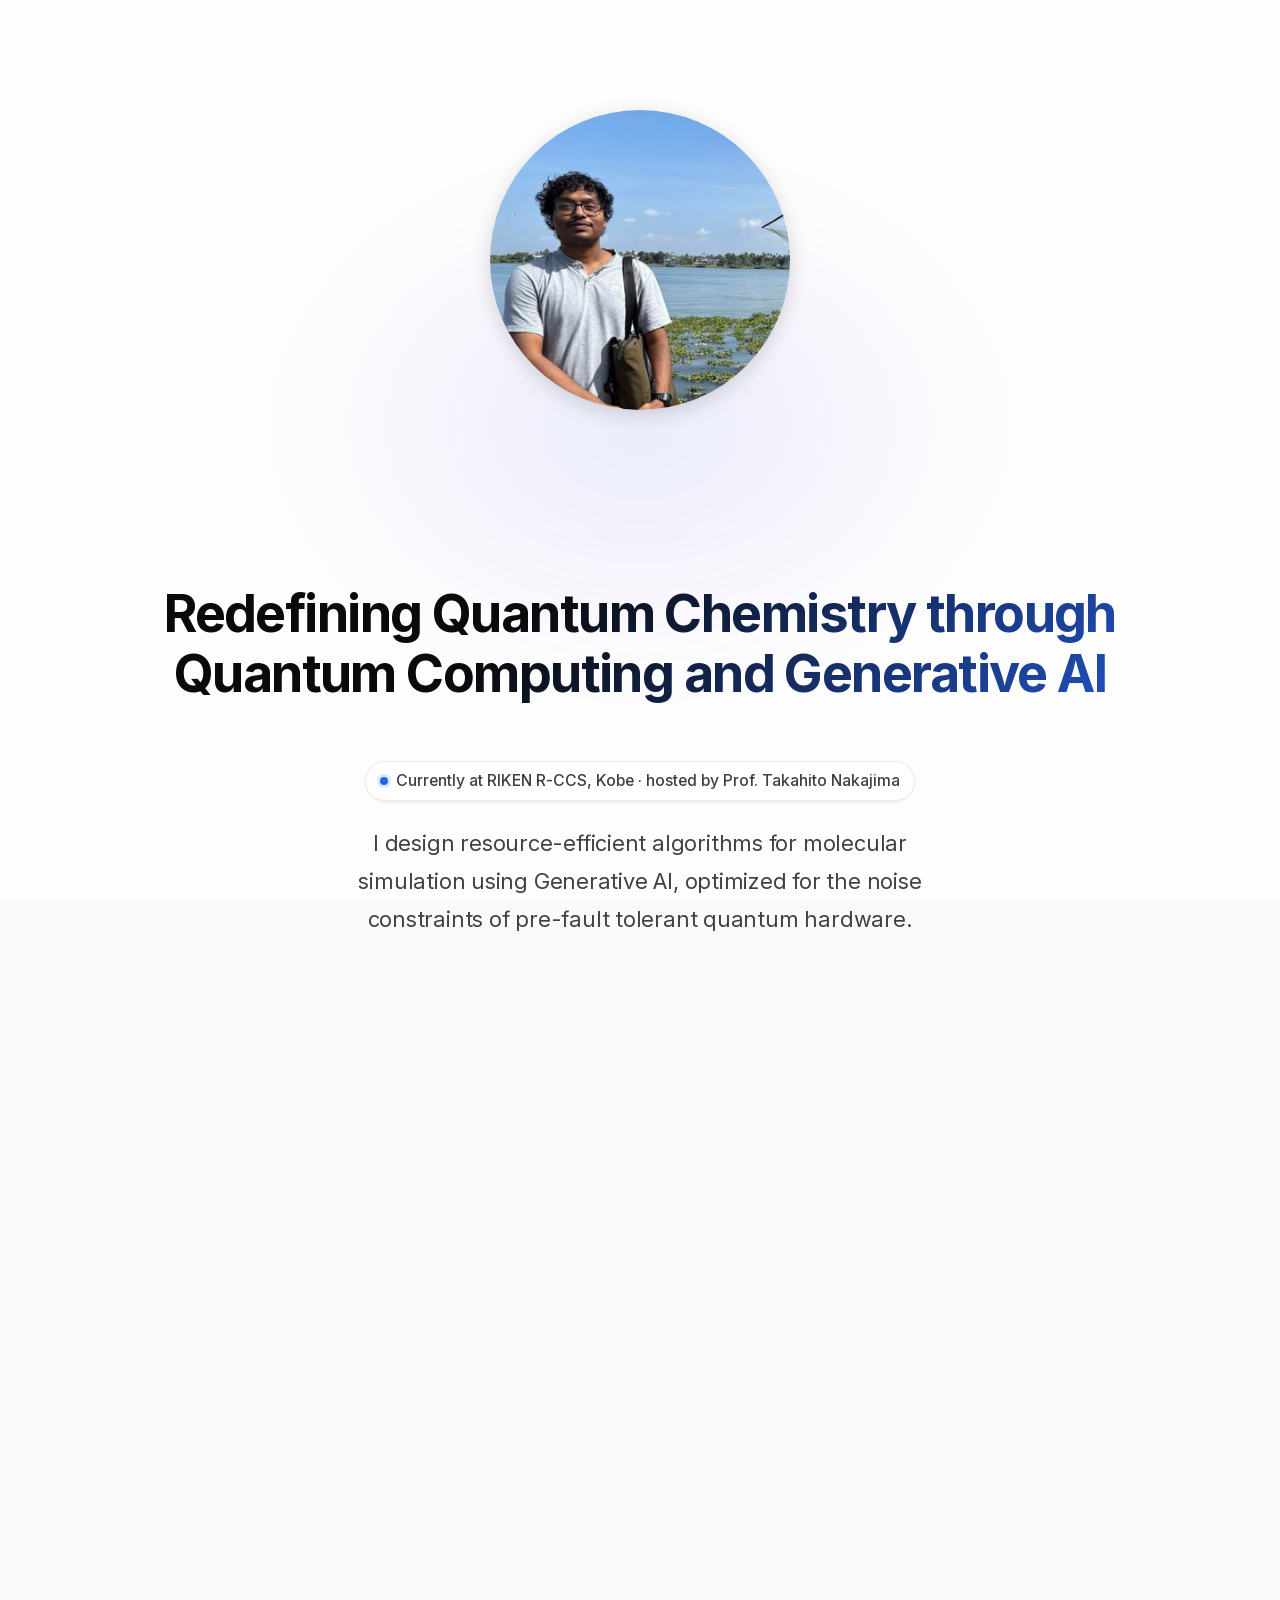
<file: index.html>
<!DOCTYPE html>
<html lang="en">
<head>
  <meta charset="UTF-8">
  <meta name="viewport" content="width=device-width, initial-scale=1.0, viewport-fit=cover">
  <meta name="referrer" content="strict-origin-when-cross-origin">
  <meta http-equiv="Content-Security-Policy" content="default-src 'self'; script-src 'self'; style-src 'self'; font-src 'self'; img-src 'self' data:; connect-src 'self'; object-src 'none'; frame-src 'none'; base-uri 'self'; form-action 'self'; upgrade-insecure-requests;">
  <meta name="description" content="PhD researcher at IIT Bombay, currently an exchange researcher at RIKEN R-CCS, Japan, building resource-efficient quantum algorithms for molecular simulation using Generative AI and NISQ hardware.">
  <meta name="author" content="Sonaldeep Halder">

  <!-- Open Graph / Social sharing -->
  <meta property="og:type" content="website">
  <meta property="og:site_name" content="Sonaldeep Halder">
  <meta property="og:title" content="Sonaldeep Halder | Research Scholar">
  <meta property="og:description" content="PhD researcher at IIT Bombay, currently an exchange researcher at RIKEN R-CCS, Japan, building resource-efficient quantum algorithms for molecular simulation using Generative AI and NISQ hardware.">
  <meta property="og:url" content="https://sonaldeephalder.github.io/">
  <meta property="og:image" content="https://sonaldeephalder.github.io/assets/og-image.jpg">
  <meta property="og:image:alt" content="Sonaldeep Halder">
  <meta property="og:image:width" content="1200">
  <meta property="og:image:height" content="1117">

  <!-- Twitter Card -->
  <meta name="twitter:card" content="summary_large_image">
  <meta name="twitter:title" content="Sonaldeep Halder | Research Scholar">
  <meta name="twitter:description" content="PhD researcher at IIT Bombay, currently an exchange researcher at RIKEN R-CCS, Japan, building resource-efficient quantum algorithms for molecular simulation using Generative AI and NISQ hardware.">
  <meta name="twitter:image" content="https://sonaldeephalder.github.io/assets/og-image.jpg">

  <link rel="canonical" href="https://sonaldeephalder.github.io/">
  <title>Sonaldeep Halder | Research Scholar</title>
  <link rel="icon" href="assets/favicon.svg" type="image/svg+xml">
  <link rel="apple-touch-icon" href="assets/apple-touch-icon.png">
  <meta name="theme-color" content="#fafafa">
  <link rel="preload" href="fonts/inter-normal-latin.woff2" as="font" type="font/woff2" crossorigin>
  <link rel="stylesheet" href="css/fonts.css">
  <link rel="stylesheet" href="css/shared.css">
  <link rel="stylesheet" href="css/home.css">
  <link rel="stylesheet" href="css/mobile.css">
  <script type="application/ld+json">
  {
    "@context": "https://schema.org",
    "@type": "Person",
    "name": "Sonaldeep Halder",
    "jobTitle": "PhD Research Scholar",
    "description": "PhD researcher at IIT Bombay, currently an exchange researcher at RIKEN R-CCS, Japan, building resource-efficient quantum algorithms for molecular simulation using Generative AI and NISQ hardware.",
    "affiliation": [
      {
        "@type": "Organization",
        "name": "Indian Institute of Technology Bombay",
        "url": "https://www.iitb.ac.in"
      },
      {
        "@type": "Organization",
        "name": "RIKEN Center for Computational Science",
        "url": "https://www.r-ccs.riken.jp/en/"
      }
    ],
    "url": "https://sonaldeephalder.github.io",
    "sameAs": [
      "https://scholar.google.com/citations?user=0h1FrCQAAAAJ&hl=en",
      "https://orcid.org/0000-0001-6548-2512",
      "https://www.researchgate.net/scientific-contributions/Sonaldeep-Halder-2229029853"
    ],
    "alumniOf": [
      {
        "@type": "CollegeOrUniversity",
        "name": "University of Calcutta"
      }
    ],
    "knowsAbout": ["Quantum Computing", "Quantum Chemistry", "Generative Machine Learning", "Variational Quantum Algorithms", "NISQ Hardware"]
  }
  </script>
</head>
<body>
<a href="#main-content" class="skip-link">Skip to main content</a>

<canvas id="bokeh-canvas" aria-hidden="true"></canvas>

<header class="fixed-header">
  <div class="header-inner">
    <div class="identity-group">
      <div id="photo-wrapper" class="photo-wrapper">
        <img src="assets/profile-600.jpg" srcset="assets/profile-100.jpg 100w, assets/profile-160.jpg 160w, assets/profile-336.jpg 336w, assets/profile-600.jpg 600w" sizes="(max-width: 768px) 112px, 300px" alt="Sonaldeep Halder" class="profile-img" width="300" height="300">
      </div>

      <div class="text-identity" id="identity-text">
        <span class="name">Sonaldeep Halder</span>
        <span class="separator">|</span>
        <span class="role">PhD Research Scholar</span>
      </div>
    </div>

    <nav class="nav-links" aria-label="Main navigation">
      <a href="index.html">Home</a>
      <a href="research.html">Research</a>
      <a href="publications.html">Publications</a>
      <a href="cv.html">CV</a>
      <a href="contact.html">Contact</a>
    </nav>
    <button class="hamburger" id="hamburger-btn" aria-label="Open navigation" aria-expanded="false">
      <span></span>
      <span></span>
      <span></span>
    </button>
  </div>
</header>

<!-- MOBILE HERO — visible only on mobile (≤ 768px), replaces scroll animation -->
<div class="mobile-hero" id="mobile-hero" aria-label="Profile introduction">
  <div class="mobile-profile-photo">
    <img src="assets/profile-336.jpg" srcset="assets/profile-100.jpg 100w, assets/profile-160.jpg 160w, assets/profile-336.jpg 336w, assets/profile-600.jpg 600w" sizes="(max-width: 768px) 112px, 300px" alt="Sonaldeep Halder" class="mobile-profile-img" width="110" height="110">
  </div>
  <div class="mobile-hero-content">
    <h1 class="mobile-hero-name">Sonaldeep Halder</h1>
    <p class="mobile-hero-role">PhD Research Scholar</p>
    <p class="mobile-hero-affil">IIT Bombay &middot; Department of Chemistry</p>
    <p class="mobile-hero-affil">Exchange Researcher &middot; RIKEN R-CCS, Japan</p>
    <div class="mobile-divider"></div>
    <p class="mobile-hero-desc">Designing resource-efficient quantum algorithms for molecular simulation using Generative AI and NISQ hardware.</p>
    <div class="mobile-hero-tags">
      <span class="tag">Quantum Computing</span>
      <span class="tag">Generative AI</span>
      <span class="tag">NISQ</span>
      <span class="tag">Quantum Chemistry</span>
    </div>
    <div class="mobile-hero-cta">
      <a href="research.html" class="btn">My Research</a>
      <a href="contact.html" class="btn secondary">Get in Touch</a>
    </div>
  </div>
</div>

<section class="hero-section">
  <div class="hero-spacer"></div>
  <div class="hero-text-container">
    <h1 class="sticky-hero">Redefining Quantum Chemistry through<br>Quantum Computing and Generative AI</h1>

    <p class="hero-status"><span class="hero-status-dot" aria-hidden="true"></span>Currently at RIKEN R-CCS, Kobe &middot; hosted by Prof. Takahito Nakajima</p>

    <p class="hero-subtext">
      I design resource-efficient algorithms for molecular simulation using Generative AI, optimized for the noise constraints of pre-fault tolerant quantum hardware.
    </p>
  </div>
</section>

<main class="content-area" id="main-content">

  <section id="papers" class="content-section reveal">
    <h2 class="sticky-title">Selected Publications</h2>
    <div class="centered-container">

      <div class="card feature-card">
        <span class="badge badge-lead">First author</span><span class="badge badge-preprint">Preprint</span>
        <h3>Quantum Wavefunction Augmentation via Variational Autoencoders (Q-WAVE)</h3>
        <p class="meta">arXiv:2609.07972, 2026</p>
        <p>A &beta;-annealed variational autoencoder, seeded with IBM Heron hardware samples and CISD determinants, learns the wavefunction&rsquo;s structure and expands the sample-based quantum diagonalization subspace beyond what the hardware measured. Reaches sub-millihartree accuracy against full CI and scales to a 60-qubit Cr<sub>2</sub> stress test.</p>
        <div class="buttons pub-actions">
          <a href="research.html" class="btn">About Q-WAVE</a>
          <a href="https://arxiv.org/abs/2609.07972" class="btn secondary" target="_blank" rel="noopener noreferrer">arXiv</a>
        </div>
      </div>

      <div class="card">
        <h3>Accelerated quantum-centric supercomputing through perturbation-theoretic measures and generative machine learning</h3>
        <p class="meta">Quantum Science and Technology, 2026</p>
        <p>PIGen-SQD: generative machine learning combined with physics-informed configuration screening to reconstruct accurate molecular states from noisy quantum hardware samples.</p>
      </div>

      <div class="card">
        <h3>Construction of Chemistry-Inspired Dynamic Ansatz Utilizing Generative Machine Learning</h3>
        <p class="meta">The Journal of Physical Chemistry A, 2025</p>
        <p>Integrating optimized generative machine learning models to construct dynamic, chemistry-inspired ansatzes for efficient quantum simulations.</p>
      </div>

      <div class="card">
        <h3>Machine learning assisted construction of a shallow depth dynamic ansatz for noisy quantum hardware</h3>
        <p class="meta">Chemical Science, 2024</p>
        <p>Developing a resource-efficient framework utilizing perturbative measures and generative AI to construct shallow-depth quantum circuits optimized for Noisy Intermediate-Scale Quantum (NISQ) devices.</p>
      </div>

      <div class="buttons">
        <a href="publications.html" class="btn">View All Publications</a>
      </div>

    </div>
  </section>

  <section id="accolades" class="content-section reveal">
    <h2 class="sticky-title">Accolades & Conferences</h2>
    <div class="centered-container">
      <ul class="clean-list">
        <li><strong>Best Poster Award:</strong> Recent Advances in Chemistry: Theoretical and Computational Aspects, Meghalaya, 2022.</li>
        <li><strong>Speaker:</strong> Winter School on Quantum Computing, IISER Kolkata, 2022</li>
        <li><strong>Attendee:</strong> IBM Quantum Developers Day, Bangalore, 2025</li>
        <li><strong>Fellowship:</strong> CSIR Junior Research Fellowship, Council of Scientific &amp; Industrial Research</li>
      </ul>
    </div>
  </section>

  <section id="education" class="content-section reveal">
    <h2 class="sticky-title">Education</h2>
    <div class="centered-container">

      <div class="item">
        <h3>Ph.D. in Chemistry</h3>
        <p>Indian Institute of Technology Bombay | 2021 - Present</p>
        <p>Research Scholar</p>
      </div>

      <div class="item">
        <h3>M.Sc. in Physical Chemistry</h3>
        <p>University of Calcutta | 2018 - 2020</p>
      </div>

      <div class="item">
        <h3>B.Sc. in Chemistry (Honours)</h3>
        <p>University of Calcutta | 2015 - 2018</p>
      </div>

    </div>
  </section>

  <section id="contact" class="content-section dark-bg reveal">
    <h2 class="sticky-title white-text">Contact</h2>
    <div class="centered-container">
      <p>I am available for collaborations.</p>
      <div class="buttons">
        <a href="mailto:shdeepback031@gmail.com" class="btn primary">Email Me</a>
      </div>
      <div class="copyright">
        <p>&copy; 2026 Sonaldeep Halder. All rights reserved.</p>
      </div>
    </div>
  </section>

</main>

<script src="js/shared.js"></script>
</body>
</html>
</file>
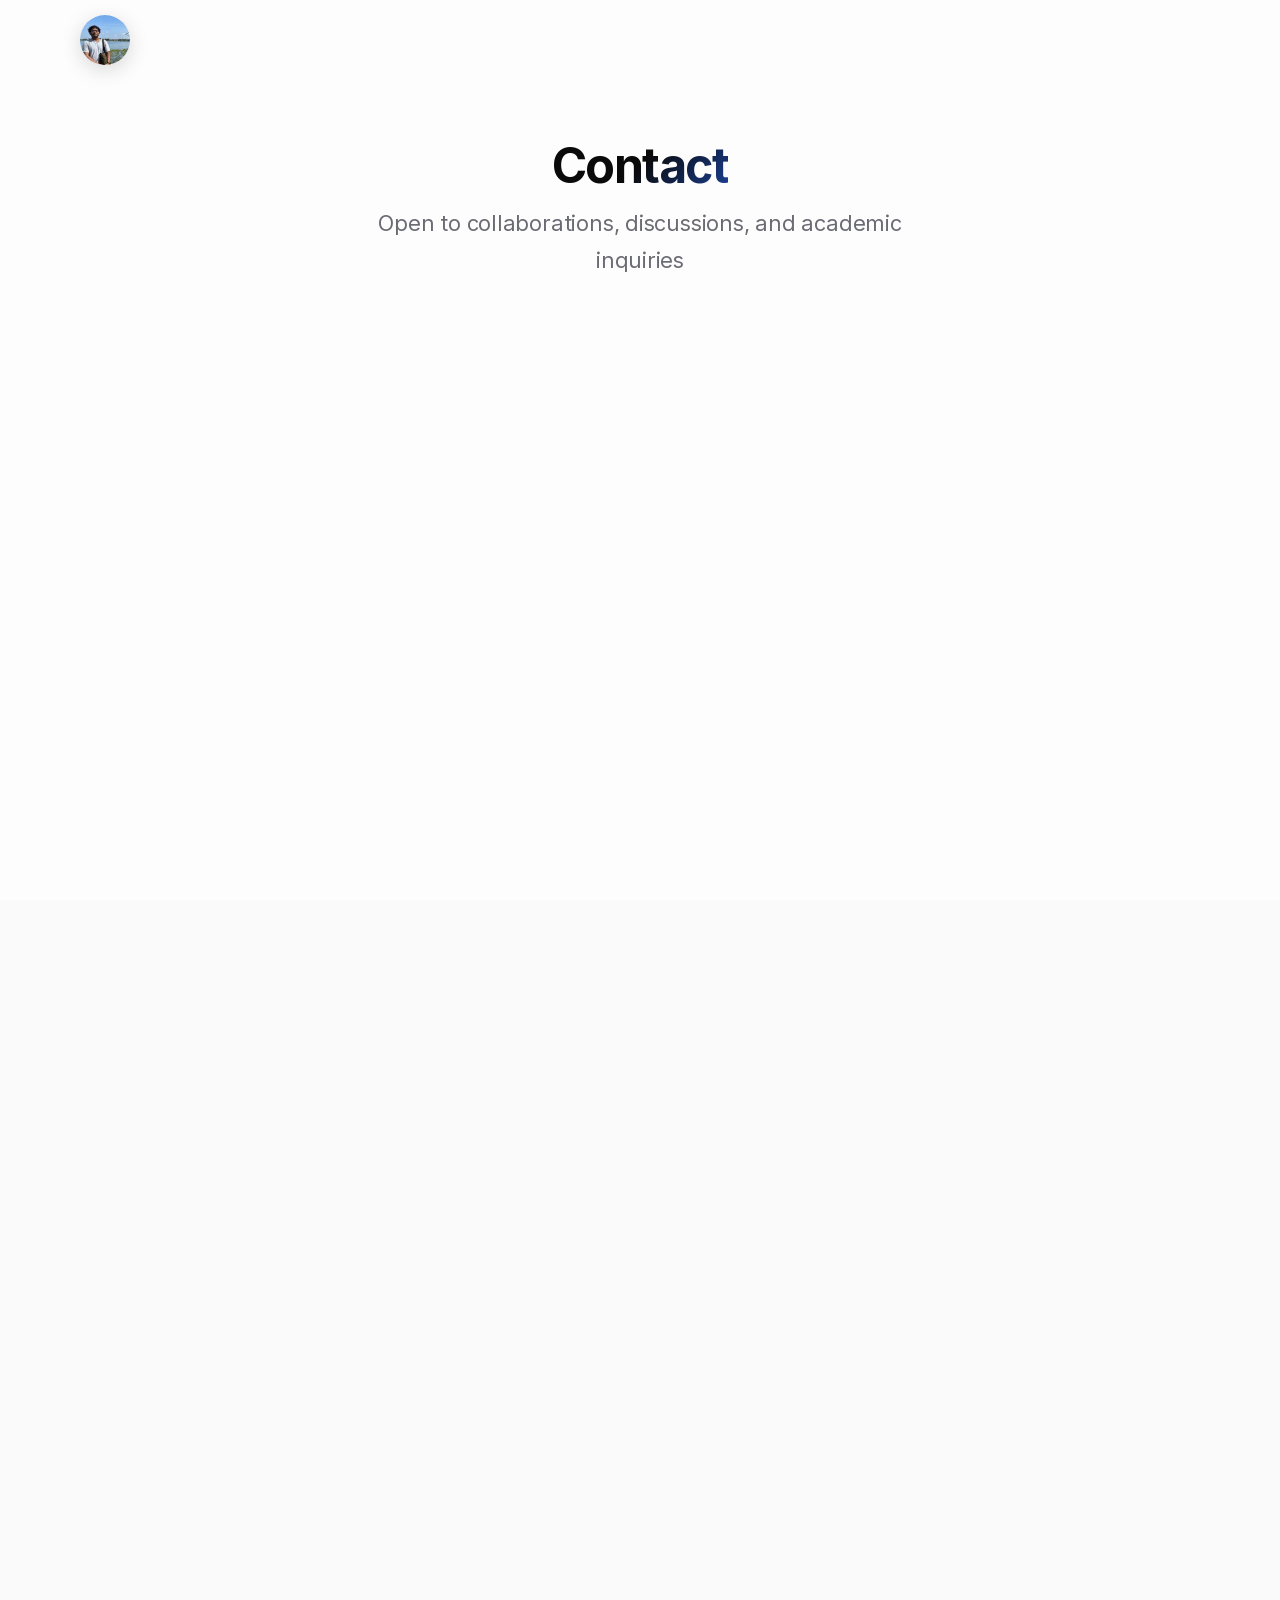
<file: contact.html>
<!DOCTYPE html>
<html lang="en">
<head>
  <meta charset="UTF-8">
  <meta name="viewport" content="width=device-width, initial-scale=1.0, viewport-fit=cover">
  <meta name="referrer" content="strict-origin-when-cross-origin">
  <meta http-equiv="Content-Security-Policy" content="default-src 'self'; script-src 'self'; style-src 'self'; font-src 'self'; img-src 'self' data:; connect-src 'self' https://formspree.io; object-src 'none'; frame-src 'none'; base-uri 'self'; form-action 'self' https://formspree.io; upgrade-insecure-requests;">
  <meta name="description" content="Contact Sonaldeep Halder, PhD researcher at IIT Bombay, currently an exchange researcher at RIKEN R-CCS, Japan. Open to collaborations in quantum algorithms, quantum chemistry, and machine learning for scientific computing.">
  <meta name="author" content="Sonaldeep Halder">

  <!-- Open Graph / Social sharing -->
  <meta property="og:type" content="website">
  <meta property="og:site_name" content="Sonaldeep Halder">
  <meta property="og:title" content="Contact | Sonaldeep Halder">
  <meta property="og:description" content="Contact Sonaldeep Halder, PhD researcher at IIT Bombay, currently an exchange researcher at RIKEN R-CCS, Japan. Open to collaborations in quantum algorithms, quantum chemistry, and machine learning for scientific computing.">
  <meta property="og:url" content="https://sonaldeephalder.github.io/contact.html">
  <meta property="og:image" content="https://sonaldeephalder.github.io/assets/og-image.jpg">
  <meta property="og:image:alt" content="Sonaldeep Halder">
  <meta property="og:image:width" content="1200">
  <meta property="og:image:height" content="1117">

  <!-- Twitter Card -->
  <meta name="twitter:card" content="summary_large_image">
  <meta name="twitter:title" content="Contact | Sonaldeep Halder">
  <meta name="twitter:description" content="Contact Sonaldeep Halder, PhD researcher at IIT Bombay, currently an exchange researcher at RIKEN R-CCS, Japan. Open to collaborations in quantum algorithms, quantum chemistry, and machine learning for scientific computing.">
  <meta name="twitter:image" content="https://sonaldeephalder.github.io/assets/og-image.jpg">

  <link rel="canonical" href="https://sonaldeephalder.github.io/contact.html">
  <title>Contact | Sonaldeep Halder</title>
  <link rel="icon" href="assets/favicon.svg" type="image/svg+xml">
  <link rel="apple-touch-icon" href="assets/apple-touch-icon.png">
  <meta name="theme-color" content="#fafafa">
  <link rel="preload" href="fonts/inter-normal-latin.woff2" as="font" type="font/woff2" crossorigin>
  <link rel="stylesheet" href="css/fonts.css">
  <link rel="stylesheet" href="css/shared.css">
  <link rel="stylesheet" href="css/pages.css">
  <link rel="stylesheet" href="css/mobile.css">
  <link rel="stylesheet" href="css/contact.css">
  <script type="application/ld+json">
  {
    "@context": "https://schema.org",
    "@type": "Person",
    "name": "Sonaldeep Halder",
    "jobTitle": "PhD Research Scholar",
    "affiliation": [
      {
        "@type": "Organization",
        "name": "Indian Institute of Technology Bombay",
        "url": "https://www.iitb.ac.in"
      },
      {
        "@type": "Organization",
        "name": "RIKEN Center for Computational Science",
        "url": "https://www.r-ccs.riken.jp/en/"
      }
    ],
    "url": "https://sonaldeephalder.github.io",
    "sameAs": [
      "https://scholar.google.com/citations?user=0h1FrCQAAAAJ&hl=en",
      "https://orcid.org/0000-0001-6548-2512",
      "https://www.researchgate.net/scientific-contributions/Sonaldeep-Halder-2229029853"
    ]
  }
  </script>
</head>
<body>
<a href="#main-content" class="skip-link">Skip to main content</a>

<canvas id="bokeh-canvas" aria-hidden="true"></canvas>

<header class="fixed-header">
  <div class="header-inner">
    <div class="identity-group">
      <div class="photo-wrapper-static">
        <img src="assets/profile-100.jpg" srcset="assets/profile-100.jpg 100w, assets/profile-160.jpg 160w, assets/profile-336.jpg 336w, assets/profile-600.jpg 600w" sizes="50px" alt="Sonaldeep Halder" class="profile-img" width="50" height="50">
      </div>
      <div class="text-identity" id="identity-text">
        <span class="name">Sonaldeep Halder</span>
        <span class="separator">|</span>
        <span class="role">PhD Research Scholar</span>
      </div>
    </div>

    <nav class="nav-links" aria-label="Main navigation">
      <a href="index.html">Home</a>
      <a href="research.html">Research</a>
      <a href="publications.html">Publications</a>
      <a href="cv.html">CV</a>
      <a href="contact.html">Contact</a>
    </nav>
    <button class="hamburger" id="hamburger-btn" aria-label="Open navigation" aria-expanded="false">
      <span></span>
      <span></span>
      <span></span>
    </button>
  </div>
</header>

<section class="page-hero">
  <div class="hero-text-container">
    <h1 class="page-title">Contact</h1>
    <p class="hero-subtext">Open to collaborations, discussions, and academic inquiries</p>
  </div>
</section>

<main class="content-area" id="main-content">

  <section class="content-section reveal">
    <h2 class="sticky-title">Email</h2>
    <div class="centered-container">
      <p class="lead-note">The fastest way to reach me: <strong>shdeepback031@gmail.com</strong></p>
      <div class="buttons">
        <a href="mailto:shdeepback031@gmail.com" class="btn">Email Me</a>
      </div>
    </div>
  </section>

  <section class="content-section reveal">
    <h2 class="sticky-title">Academic Profiles</h2>
    <div class="centered-container">
      <div class="social-grid">

        <a href="https://scholar.google.com/citations?user=0h1FrCQAAAAJ&hl=en" class="social-link" target="_blank" rel="noopener noreferrer">
          <span class="icon">&#x1F4DA;</span>
          <div>
            <div>Google Scholar</div>
            <div class="social-note">Publications &amp; citations</div>
          </div>
        </a>

        <a href="https://orcid.org/0000-0001-6548-2512" class="social-link" target="_blank" rel="noopener noreferrer">
          <span class="icon">&#x1F9EA;</span>
          <div>
            <div>ORCID</div>
            <div class="social-note">Researcher identifier</div>
          </div>
        </a>

        <a href="https://www.researchgate.net/scientific-contributions/Sonaldeep-Halder-2229029853" class="social-link" target="_blank" rel="noopener noreferrer">
          <span class="icon">&#x1F4C8;</span>
          <div>
            <div>ResearchGate</div>
            <div class="social-note">Research network</div>
          </div>
        </a>

        <a href="https://github.com/sonaldeephalder" class="social-link" target="_blank" rel="noopener noreferrer">
          <span class="icon">&#x1F4BB;</span>
          <div>
            <div>GitHub</div>
            <div class="social-note">Code &amp; projects</div>
          </div>
        </a>

      </div>
    </div>
  </section>

  <section class="content-section reveal">
    <h2 class="sticky-title">Send a Message</h2>
    <div class="centered-container">
      <form id="contact-form" class="contact-form" novalidate>
        <div class="form-field">
          <label for="contact-name">Name</label>
          <input id="contact-name" type="text" name="name" placeholder="Your name" required autocomplete="name">
        </div>
        <div class="form-field">
          <label for="contact-email">Email</label>
          <input id="contact-email" type="email" name="email" placeholder="Your email" required autocomplete="email">
        </div>
        <div class="form-field">
          <label for="contact-message">Message</label>
          <textarea id="contact-message" name="message" placeholder="Your message" required autocomplete="off"></textarea>
        </div>
        <div class="form-footer">
          <button type="submit" id="form-submit-btn">
            <span class="btn-label">Send Message</span>
            <span class="btn-spinner" aria-hidden="true"></span>
          </button>
          <p class="form-error" id="form-error" role="alert" aria-live="assertive"></p>
        </div>
      </form>

      <div class="success-card" id="success-card" aria-live="polite" hidden>
        <div class="success-icon-ring">
          <svg class="success-checkmark" viewBox="0 0 52 52" xmlns="http://www.w3.org/2000/svg" aria-hidden="true">
            <circle class="success-checkmark__circle" cx="26" cy="26" r="23"/>
            <path   class="success-checkmark__check"  d="M14 27 l8 8 l16-16"/>
          </svg>
        </div>
        <h3 class="success-title">Message sent!</h3>
        <p class="success-body">Thank you for reaching out. I'll get back to you as soon as I can — usually within a day or two.</p>
        <button type="button" class="success-reset" id="success-reset-btn">Send another message</button>
      </div>
    </div>
  </section>

  <section class="content-section dark-bg reveal">
    <h2 class="sticky-title">Location</h2>
    <div class="centered-container">
      <p><strong>Currently visiting</strong><br>RIKEN Center for Computational Science (R-CCS)<br>Kobe, Hyogo, Japan</p>
      <p><strong>Home institution</strong><br>Department of Chemistry<br>Indian Institute of Technology Bombay<br>Mumbai, Maharashtra, India</p>
      <div class="copyright">
        <p>&copy; 2026 Sonaldeep Halder. All rights reserved.</p>
      </div>
    </div>
  </section>

</main>

<script src="js/shared.js"></script>
<script src="js/contact.js"></script>
</body>
</html>
</file>
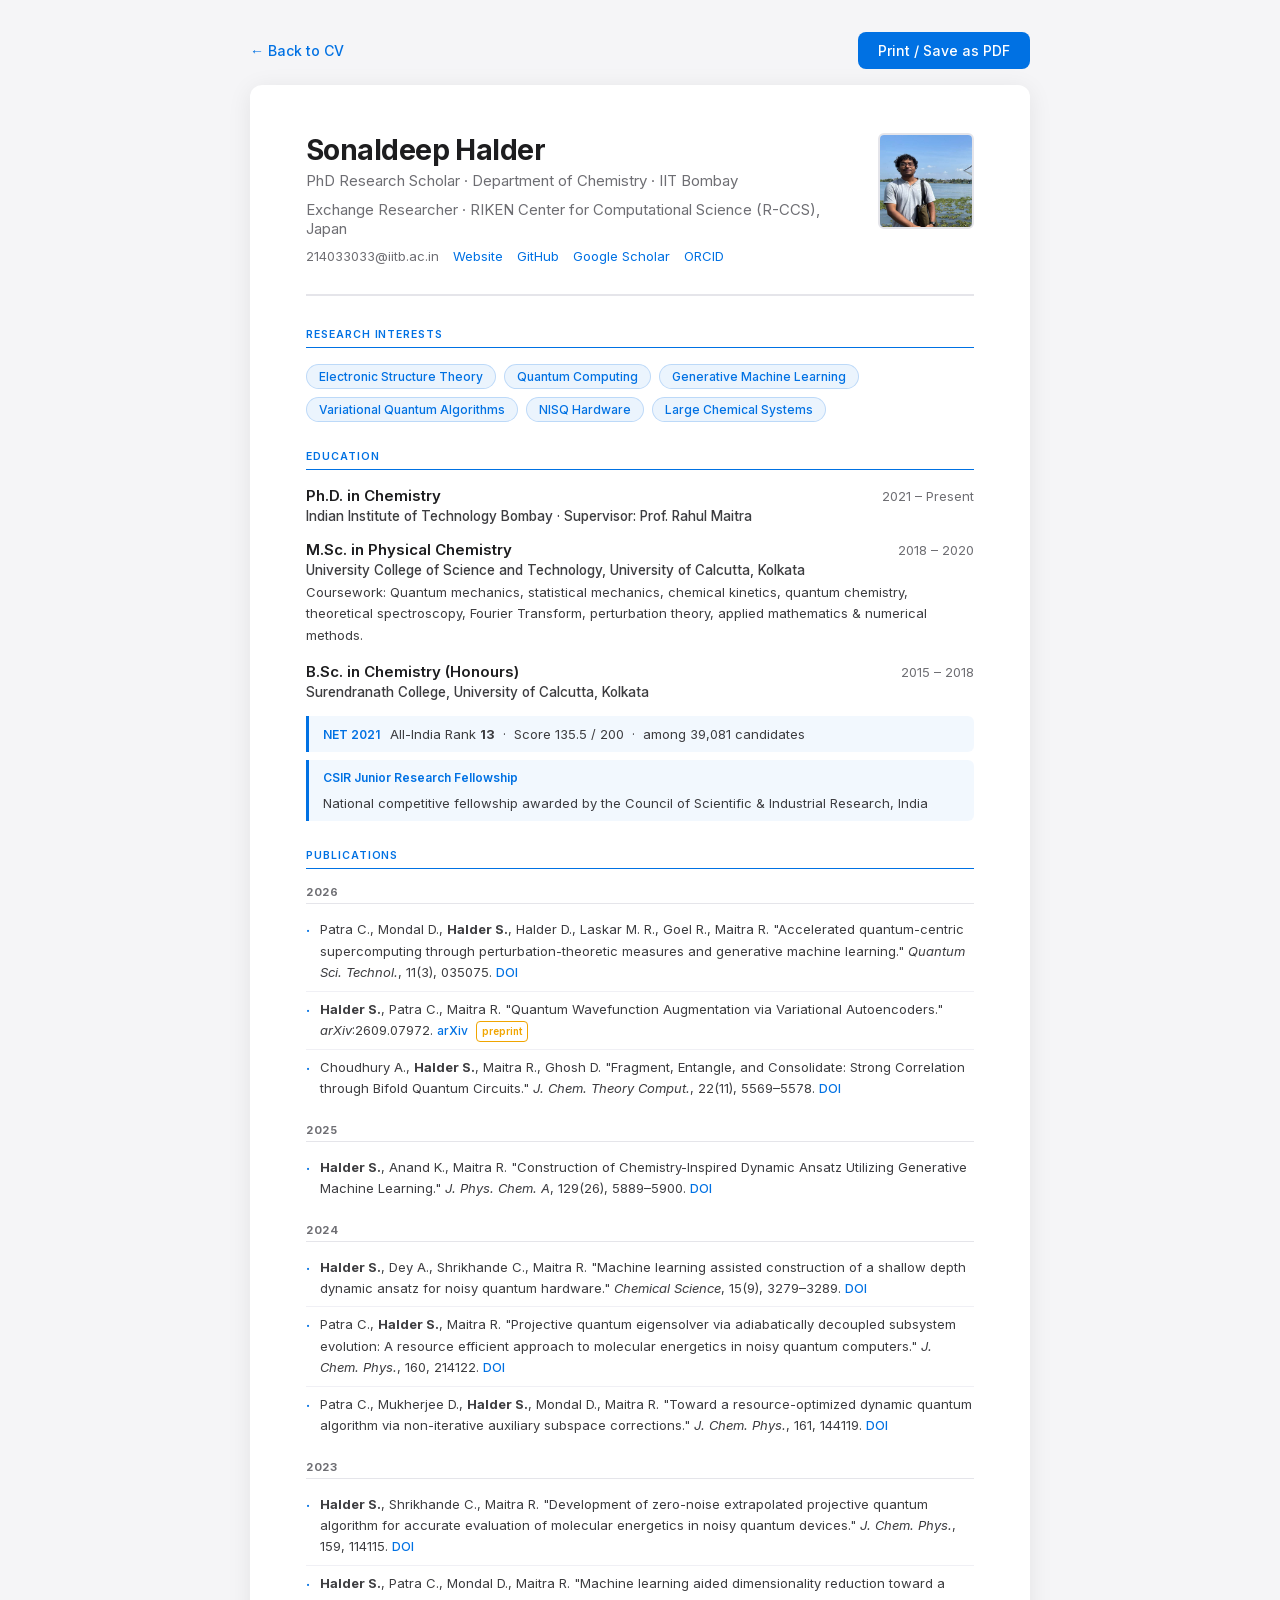
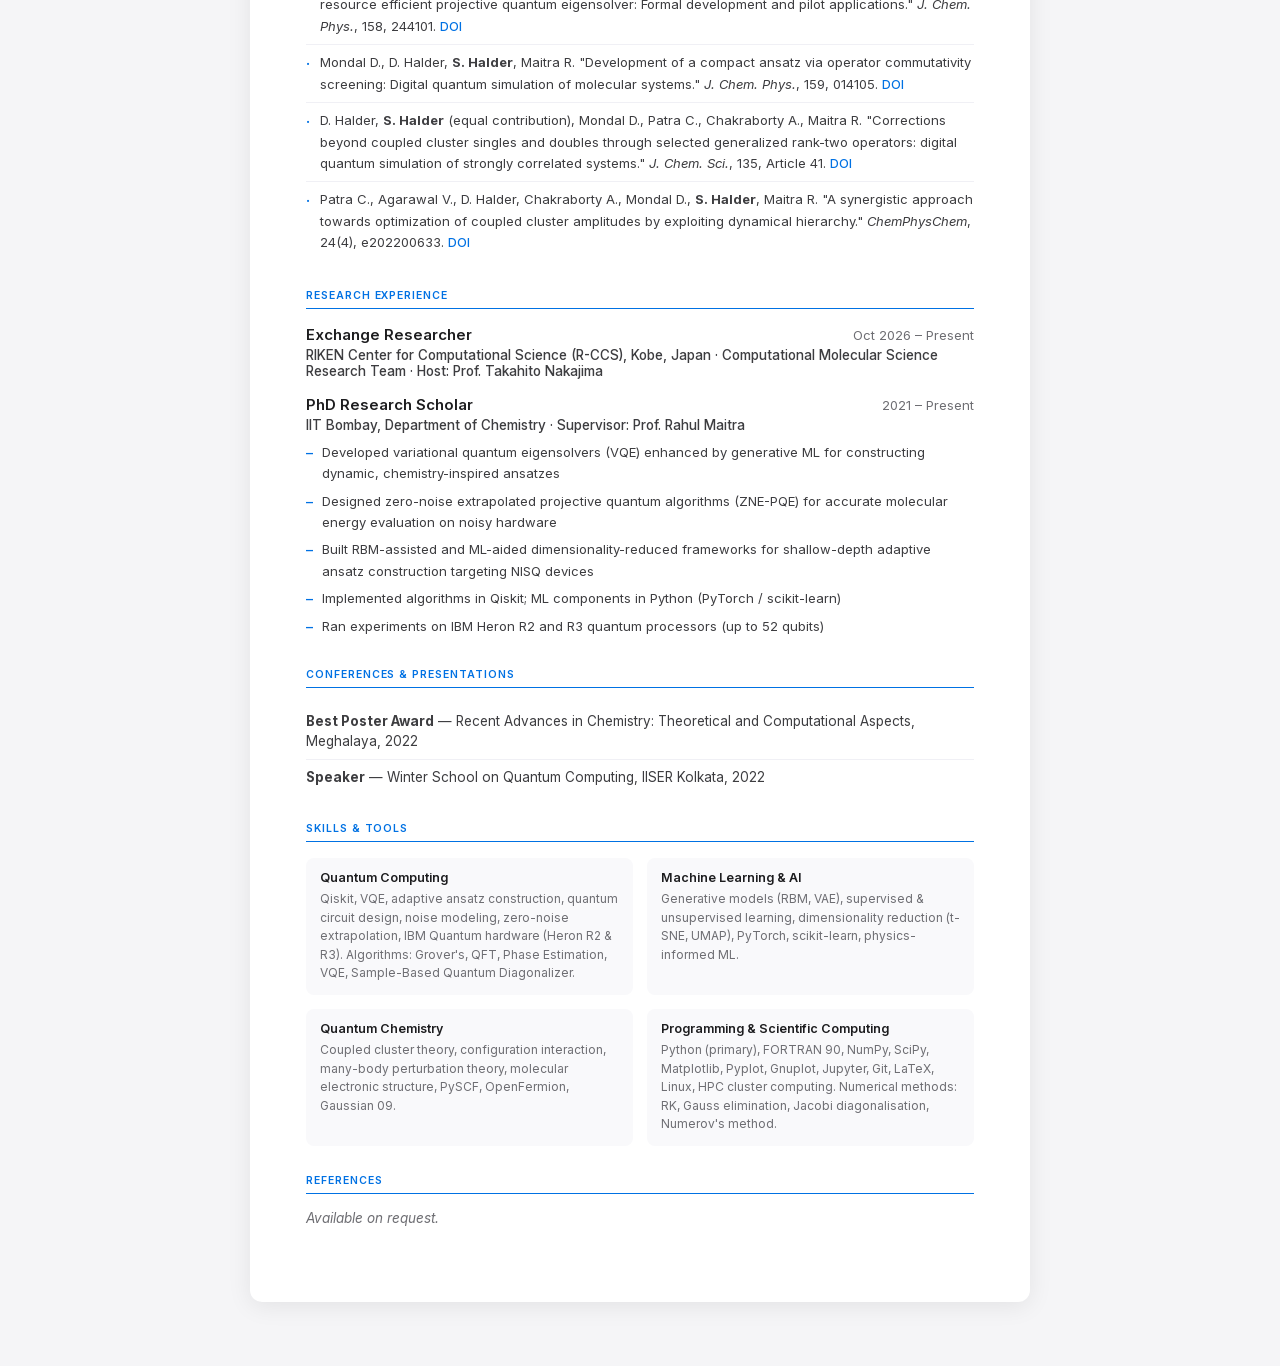
<file: cv-print.html>
<!DOCTYPE html>
<html lang="en">
<head>
  <meta charset="UTF-8">
  <meta name="viewport" content="width=device-width, initial-scale=1.0">
  <meta name="description" content="Curriculum vitae of Sonaldeep Halder — PhD researcher at IIT Bombay, currently an exchange researcher at RIKEN R-CCS, Japan. Printable PDF version.">
  <meta name="author" content="Sonaldeep Halder">
  <meta name="robots" content="noindex, nofollow">
  <meta name="referrer" content="strict-origin-when-cross-origin">
  <meta http-equiv="Content-Security-Policy" content="default-src 'self'; script-src 'self'; style-src 'self'; font-src 'self'; img-src 'self' data:; connect-src 'self'; object-src 'none'; frame-src 'none'; base-uri 'self'; form-action 'self'; upgrade-insecure-requests;">
  <title>CV — Sonaldeep Halder</title>
  <link rel="icon" href="assets/favicon.svg" type="image/svg+xml">
  <link rel="apple-touch-icon" href="assets/apple-touch-icon.png">
  <meta name="theme-color" content="#fafafa">
  <link rel="preload" href="fonts/inter-normal-latin.woff2" as="font" type="font/woff2" crossorigin>
  <link rel="stylesheet" href="css/fonts.css">
  <link rel="stylesheet" href="css/cv-print.css">
</head>
<body>

<div class="toolbar no-print">
  <a href="cv.html">← Back to CV</a>
  <button id="print-btn" class="btn-print">Print / Save as PDF</button>
</div>

<article class="cv-page">

  <!-- Header -->
  <header class="cv-header">
    <div class="cv-header-info">
      <h1 class="cv-name">Sonaldeep Halder</h1>
      <p class="cv-role">PhD Research Scholar · Department of Chemistry · IIT Bombay</p>
      <p class="cv-role">Exchange Researcher · RIKEN Center for Computational Science (R-CCS), Japan</p>
      <div class="cv-contact">
        <span>214033033@iitb.ac.in</span>
        <a href="https://sonaldeephalder.github.io" target="_blank" rel="noopener">Website</a>
        <a href="https://github.com/sonaldeephalder" target="_blank" rel="noopener">GitHub</a>
        <a href="https://scholar.google.com/citations?user=0h1FrCQAAAAJ&hl=en" target="_blank" rel="noopener">Google Scholar</a>
        <a href="https://orcid.org/0000-0001-6548-2512" target="_blank" rel="noopener">ORCID</a>
      </div>
    </div>
    <img src="assets/profile-600.jpg" alt="Sonaldeep Halder" class="cv-header-photo">
  </header>

  <!-- Research Interests -->
  <section class="cv-section">
    <h2 class="cv-section-title">Research Interests</h2>
    <div class="cv-interests-grid">
      <span class="cv-interest-tag">Electronic Structure Theory</span>
      <span class="cv-interest-tag">Quantum Computing</span>
      <span class="cv-interest-tag">Generative Machine Learning</span>
      <span class="cv-interest-tag">Variational Quantum Algorithms</span>
      <span class="cv-interest-tag">NISQ Hardware</span>
      <span class="cv-interest-tag">Large Chemical Systems</span>
    </div>
  </section>

  <!-- Education -->
  <section class="cv-section">
    <h2 class="cv-section-title">Education</h2>

    <div class="cv-entry">
      <div class="cv-entry-header">
        <span class="cv-entry-title">Ph.D. in Chemistry</span>
        <span class="cv-entry-date">2021 – Present</span>
      </div>
      <p class="cv-entry-org">Indian Institute of Technology Bombay · Supervisor: Prof. Rahul Maitra</p>
    </div>

    <div class="cv-entry">
      <div class="cv-entry-header">
        <span class="cv-entry-title">M.Sc. in Physical Chemistry</span>
        <span class="cv-entry-date">2018 – 2020</span>
      </div>
      <p class="cv-entry-org">University College of Science and Technology, University of Calcutta, Kolkata</p>
      <p class="cv-entry-desc">Coursework: Quantum mechanics, statistical mechanics, chemical kinetics, quantum chemistry, theoretical spectroscopy, Fourier Transform, perturbation theory, applied mathematics &amp; numerical methods.</p>
    </div>

    <div class="cv-entry">
      <div class="cv-entry-header">
        <span class="cv-entry-title">B.Sc. in Chemistry (Honours)</span>
        <span class="cv-entry-date">2015 – 2018</span>
      </div>
      <p class="cv-entry-org">Surendranath College, University of Calcutta, Kolkata</p>
    </div>

    <div class="cv-highlight-box">
      <span class="cv-highlight-label">NET 2021</span>
      <span class="cv-highlight-value">All-India Rank <strong>13</strong> &nbsp;·&nbsp; Score 135.5 / 200 &nbsp;·&nbsp; among 39,081 candidates</span>
    </div>

    <div class="cv-highlight-box mt-2">
      <span class="cv-highlight-label">CSIR Junior Research Fellowship</span>
      <span class="cv-highlight-value">National competitive fellowship awarded by the Council of Scientific &amp; Industrial Research, India</span>
    </div>
  </section>

  <!-- Publications -->
  <section class="cv-section">
    <h2 class="cv-section-title">Publications</h2>

    <p class="cv-pub-year">2026</p>
    <ul class="cv-pub-list cv-pub-list--plain">
      <li>
        Patra C., Mondal D., <strong>Halder S.</strong>, Halder D., Laskar M. R., Goel R., Maitra R. "Accelerated quantum-centric supercomputing through perturbation-theoretic measures and generative machine learning." <em>Quantum Sci. Technol.</em>, 11(3), 035075.
        <a href="https://doi.org/10.1088/2058-9565/ae917f" target="_blank" rel="noopener">DOI</a>
      </li>
      <li>
        <strong>Halder S.</strong>, Patra C., Maitra R. "Quantum Wavefunction Augmentation via Variational Autoencoders." <em>arXiv</em>:2609.07972.
        <a href="https://arxiv.org/abs/2609.07972" target="_blank" rel="noopener">arXiv</a>
        <span class="preprint-label">preprint</span>
      </li>
      <li>
        Choudhury A., <strong>Halder S.</strong>, Maitra R., Ghosh D. "Fragment, Entangle, and Consolidate: Strong Correlation through Bifold Quantum Circuits." <em>J. Chem. Theory Comput.</em>, 22(11), 5569–5578.
        <a href="https://doi.org/10.1021/acs.jctc.6c00512" target="_blank" rel="noopener">DOI</a>
      </li>
    </ul>

    <p class="cv-pub-year">2025</p>
    <ul class="cv-pub-list cv-pub-list--plain">
      <li>
        <strong>Halder S.</strong>, Anand K., Maitra R. "Construction of Chemistry-Inspired Dynamic Ansatz Utilizing Generative Machine Learning." <em>J. Phys. Chem. A</em>, 129(26), 5889–5900.
        <a href="https://doi.org/10.1021/acs.jpca.5c02346" target="_blank" rel="noopener">DOI</a>
      </li>
    </ul>

    <p class="cv-pub-year">2024</p>
    <ul class="cv-pub-list cv-pub-list--plain">
      <li>
        <strong>Halder S.</strong>, Dey A., Shrikhande C., Maitra R. "Machine learning assisted construction of a shallow depth dynamic ansatz for noisy quantum hardware." <em>Chemical Science</em>, 15(9), 3279–3289.
        <a href="https://doi.org/10.1039/D3SC05807G" target="_blank" rel="noopener">DOI</a>
      </li>
      <li>
        Patra C., <strong>Halder S.</strong>, Maitra R. "Projective quantum eigensolver via adiabatically decoupled subsystem evolution: A resource efficient approach to molecular energetics in noisy quantum computers." <em>J. Chem. Phys.</em>, 160, 214122.
        <a href="https://doi.org/10.1063/5.0210854" target="_blank" rel="noopener">DOI</a>
      </li>
      <li>
        Patra C., Mukherjee D., <strong>Halder S.</strong>, Mondal D., Maitra R. "Toward a resource-optimized dynamic quantum algorithm via non-iterative auxiliary subspace corrections." <em>J. Chem. Phys.</em>, 161, 144119.
        <a href="https://doi.org/10.1063/5.0229137" target="_blank" rel="noopener">DOI</a>
      </li>
    </ul>

    <p class="cv-pub-year">2023</p>
    <ul class="cv-pub-list cv-pub-list--plain">
      <li>
        <strong>Halder S.</strong>, Shrikhande C., Maitra R. "Development of zero-noise extrapolated projective quantum algorithm for accurate evaluation of molecular energetics in noisy quantum devices." <em>J. Chem. Phys.</em>, 159, 114115.
        <a href="https://doi.org/10.1063/5.0166433" target="_blank" rel="noopener">DOI</a>
      </li>
      <li>
        <strong>Halder S.</strong>, Patra C., Mondal D., Maitra R. "Machine learning aided dimensionality reduction toward a resource efficient projective quantum eigensolver: Formal development and pilot applications." <em>J. Chem. Phys.</em>, 158, 244101.
        <a href="https://doi.org/10.1063/5.0155009" target="_blank" rel="noopener">DOI</a>
      </li>
      <li>
        Mondal D., D. Halder, <strong>S. Halder</strong>, Maitra R. "Development of a compact ansatz via operator commutativity screening: Digital quantum simulation of molecular systems." <em>J. Chem. Phys.</em>, 159, 014105.
        <a href="https://doi.org/10.1063/5.0153182" target="_blank" rel="noopener">DOI</a>
      </li>
      <li>
        D. Halder, <strong>S. Halder</strong> (equal contribution), Mondal D., Patra C., Chakraborty A., Maitra R. "Corrections beyond coupled cluster singles and doubles through selected generalized rank-two operators: digital quantum simulation of strongly correlated systems." <em>J. Chem. Sci.</em>, 135, Article 41.
        <a href="https://doi.org/10.1007/s12039-023-02161-6" target="_blank" rel="noopener">DOI</a>
      </li>
      <li>
        Patra C., Agarawal V., D. Halder, Chakraborty A., Mondal D., <strong>S. Halder</strong>, Maitra R. "A synergistic approach towards optimization of coupled cluster amplitudes by exploiting dynamical hierarchy." <em>ChemPhysChem</em>, 24(4), e202200633.
        <a href="https://doi.org/10.1002/cphc.202200633" target="_blank" rel="noopener">DOI</a>
      </li>
    </ul>
  </section>

  <!-- Research Experience -->
  <section class="cv-section">
    <h2 class="cv-section-title">Research Experience</h2>

    <div class="cv-entry">
      <div class="cv-entry-header">
        <span class="cv-entry-title">Exchange Researcher</span>
        <span class="cv-entry-date">Oct 2026 – Present</span>
      </div>
      <p class="cv-entry-org">RIKEN Center for Computational Science (R-CCS), Kobe, Japan · Computational Molecular Science Research Team · Host: Prof. Takahito Nakajima</p>
    </div>

    <div class="cv-entry">
      <div class="cv-entry-header">
        <span class="cv-entry-title">PhD Research Scholar</span>
        <span class="cv-entry-date">2021 – Present</span>
      </div>
      <p class="cv-entry-org">IIT Bombay, Department of Chemistry · Supervisor: Prof. Rahul Maitra</p>
      <ul class="cv-entry-bullets">
        <li>Developed variational quantum eigensolvers (VQE) enhanced by generative ML for constructing dynamic, chemistry-inspired ansatzes</li>
        <li>Designed zero-noise extrapolated projective quantum algorithms (ZNE-PQE) for accurate molecular energy evaluation on noisy hardware</li>
        <li>Built RBM-assisted and ML-aided dimensionality-reduced frameworks for shallow-depth adaptive ansatz construction targeting NISQ devices</li>
        <li>Implemented algorithms in Qiskit; ML components in Python (PyTorch / scikit-learn)</li>
        <li>Ran experiments on IBM Heron R2 and R3 quantum processors (up to 52 qubits)</li>
      </ul>
    </div>
  </section>

  <!-- Awards & Conferences -->
  <section class="cv-section">
    <h2 class="cv-section-title">Conferences &amp; Presentations</h2>
    <ul class="cv-awards-list">
      <li><strong>Best Poster Award</strong> — Recent Advances in Chemistry: Theoretical and Computational Aspects, Meghalaya, 2022</li>
      <li><strong>Speaker</strong> — Winter School on Quantum Computing, IISER Kolkata, 2022</li>
    </ul>
  </section>

  <!-- Skills & Tools -->
  <section class="cv-section">
    <h2 class="cv-section-title">Skills &amp; Tools</h2>
    <div class="cv-skills-grid">
      <div class="cv-skill-item">
        <h4>Quantum Computing</h4>
        <p>Qiskit, VQE, adaptive ansatz construction, quantum circuit design, noise modeling, zero-noise extrapolation, IBM Quantum hardware (Heron R2 &amp; R3). Algorithms: Grover's, QFT, Phase Estimation, VQE, Sample-Based Quantum Diagonalizer.</p>
      </div>
      <div class="cv-skill-item">
        <h4>Machine Learning &amp; AI</h4>
        <p>Generative models (RBM, VAE), supervised &amp; unsupervised learning, dimensionality reduction (t-SNE, UMAP), PyTorch, scikit-learn, physics-informed ML.</p>
      </div>
      <div class="cv-skill-item">
        <h4>Quantum Chemistry</h4>
        <p>Coupled cluster theory, configuration interaction, many-body perturbation theory, molecular electronic structure, PySCF, OpenFermion, Gaussian 09.</p>
      </div>
      <div class="cv-skill-item">
        <h4>Programming &amp; Scientific Computing</h4>
        <p>Python (primary), FORTRAN 90, NumPy, SciPy, Matplotlib, Pyplot, Gnuplot, Jupyter, Git, LaTeX, Linux, HPC cluster computing. Numerical methods: RK, Gauss elimination, Jacobi diagonalisation, Numerov's method.</p>
      </div>
    </div>
  </section>

  <!-- References -->
  <section class="cv-section">
    <h2 class="cv-section-title">References</h2>
    <p class="cv-reference-note">Available on request.</p>
  </section>

</article>

<script src="js/cv-print.js"></script>
</body>
</html>
</file>
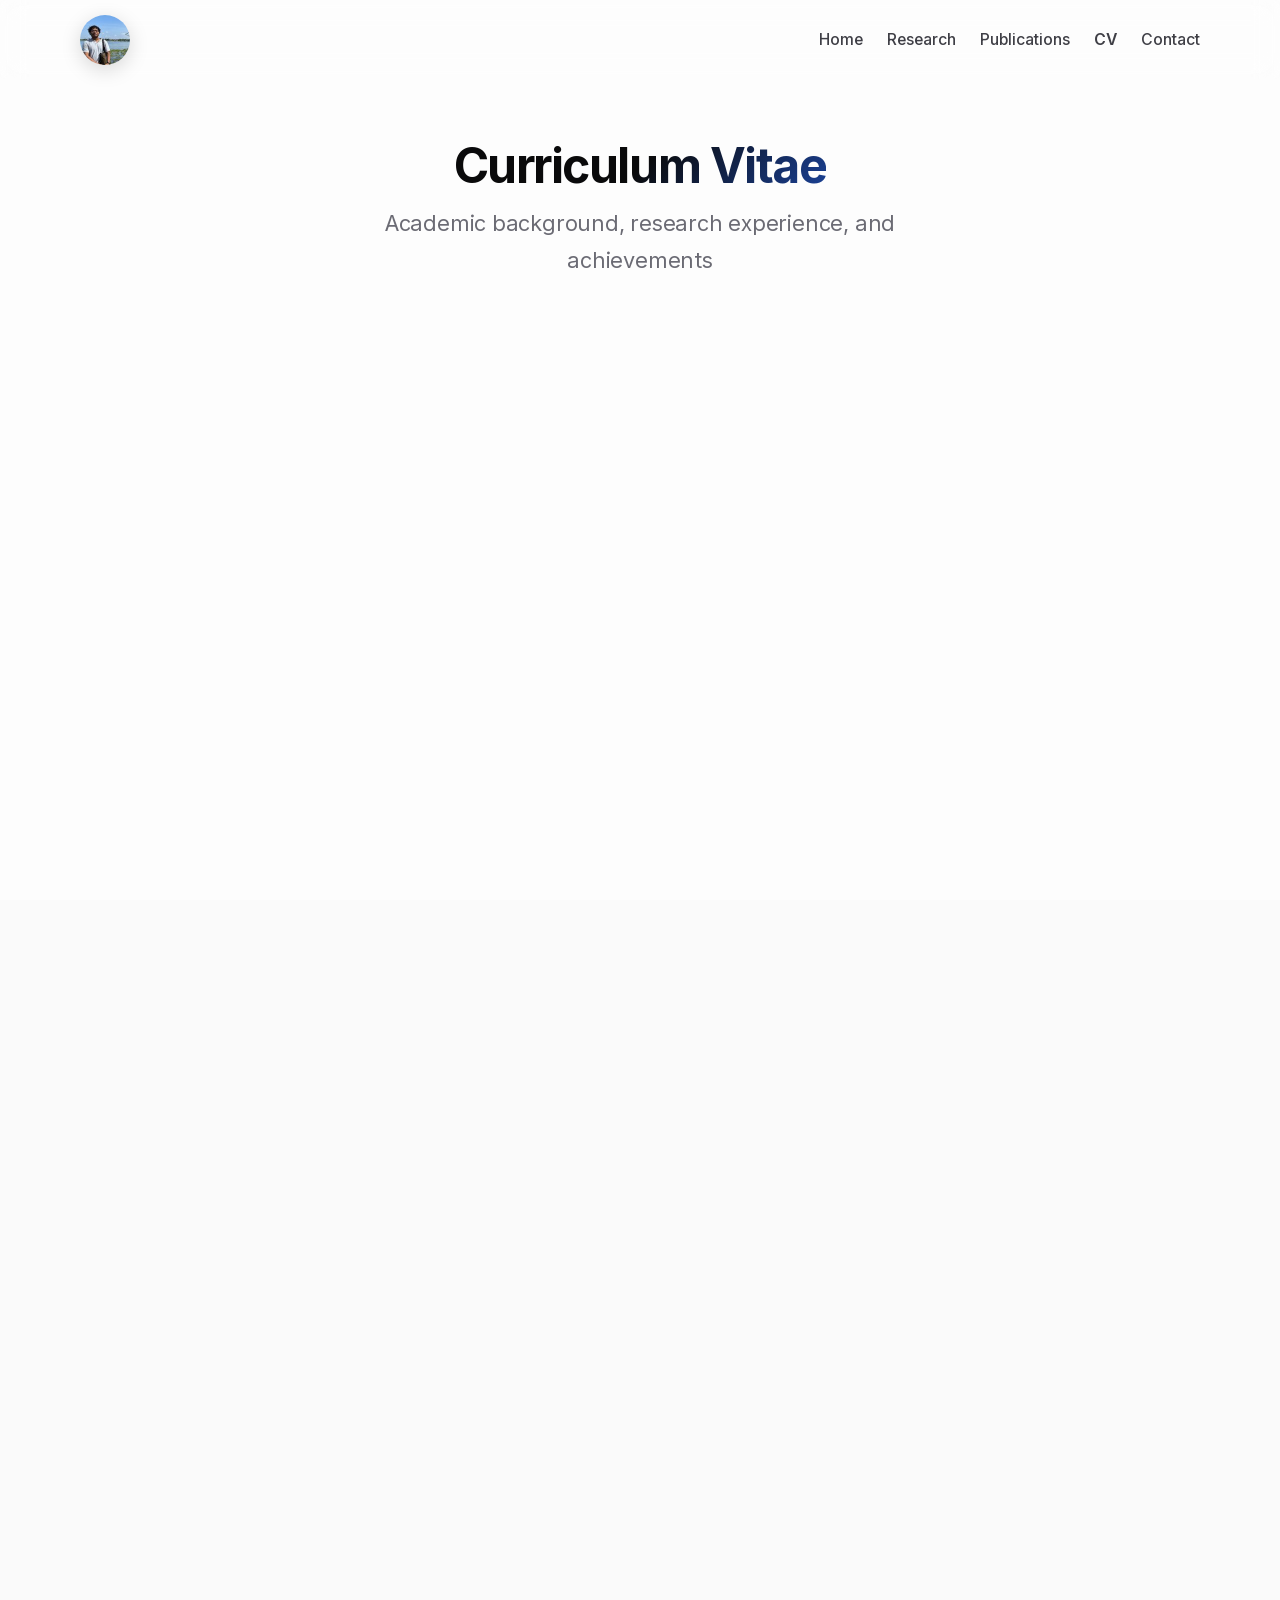
<file: cv.html>
<!DOCTYPE html>
<html lang="en">
<head>
  <meta charset="UTF-8">
  <meta name="viewport" content="width=device-width, initial-scale=1.0, viewport-fit=cover">
  <meta name="referrer" content="strict-origin-when-cross-origin">
  <meta http-equiv="Content-Security-Policy" content="default-src 'self'; script-src 'self'; style-src 'self'; font-src 'self'; img-src 'self' data:; connect-src 'self'; object-src 'none'; frame-src 'none'; base-uri 'self'; form-action 'self'; upgrade-insecure-requests;">
  <meta name="description" content="Curriculum vitae of Sonaldeep Halder — PhD researcher at IIT Bombay, currently an exchange researcher at RIKEN R-CCS, Japan. Education, research experience, quantum computing publications, awards, and technical skills.">
  <meta name="author" content="Sonaldeep Halder">

  <!-- Open Graph / Social sharing -->
  <meta property="og:type" content="website">
  <meta property="og:site_name" content="Sonaldeep Halder">
  <meta property="og:title" content="CV | Sonaldeep Halder">
  <meta property="og:description" content="Curriculum vitae of Sonaldeep Halder — PhD researcher at IIT Bombay, currently an exchange researcher at RIKEN R-CCS, Japan. Education, research experience, quantum computing publications, awards, and technical skills.">
  <meta property="og:url" content="https://sonaldeephalder.github.io/cv.html">
  <meta property="og:image" content="https://sonaldeephalder.github.io/assets/og-image.jpg">
  <meta property="og:image:alt" content="Sonaldeep Halder">
  <meta property="og:image:width" content="1200">
  <meta property="og:image:height" content="1117">

  <!-- Twitter Card -->
  <meta name="twitter:card" content="summary_large_image">
  <meta name="twitter:title" content="CV | Sonaldeep Halder">
  <meta name="twitter:description" content="Curriculum vitae of Sonaldeep Halder — PhD researcher at IIT Bombay, currently an exchange researcher at RIKEN R-CCS, Japan. Education, research experience, quantum computing publications, awards, and technical skills.">
  <meta name="twitter:image" content="https://sonaldeephalder.github.io/assets/og-image.jpg">

  <link rel="canonical" href="https://sonaldeephalder.github.io/cv.html">
  <title>CV | Sonaldeep Halder</title>
  <link rel="icon" href="assets/favicon.svg" type="image/svg+xml">
  <link rel="apple-touch-icon" href="assets/apple-touch-icon.png">
  <meta name="theme-color" content="#fafafa">
  <link rel="preload" href="fonts/inter-normal-latin.woff2" as="font" type="font/woff2" crossorigin>
  <link rel="stylesheet" href="css/fonts.css">
  <link rel="stylesheet" href="css/shared.css">
  <link rel="stylesheet" href="css/pages.css">
  <link rel="stylesheet" href="css/mobile.css">
  <script type="application/ld+json">
  {
    "@context": "https://schema.org",
    "@type": "Person",
    "name": "Sonaldeep Halder",
    "jobTitle": "PhD Research Scholar",
    "affiliation": [
      {
        "@type": "Organization",
        "name": "Indian Institute of Technology Bombay",
        "url": "https://www.iitb.ac.in"
      },
      {
        "@type": "Organization",
        "name": "RIKEN Center for Computational Science",
        "url": "https://www.r-ccs.riken.jp/en/"
      }
    ],
    "url": "https://sonaldeephalder.github.io",
    "sameAs": [
      "https://scholar.google.com/citations?user=0h1FrCQAAAAJ&hl=en",
      "https://orcid.org/0000-0001-6548-2512",
      "https://www.researchgate.net/scientific-contributions/Sonaldeep-Halder-2229029853"
    ]
  }
  </script>
</head>
<body>
<a href="#main-content" class="skip-link">Skip to main content</a>

<canvas id="bokeh-canvas" aria-hidden="true"></canvas>

<header class="fixed-header">
  <div class="header-inner">
    <div class="identity-group">
      <div class="photo-wrapper-static">
        <img src="assets/profile-100.jpg" srcset="assets/profile-100.jpg 100w, assets/profile-160.jpg 160w, assets/profile-336.jpg 336w, assets/profile-600.jpg 600w" sizes="50px" alt="Sonaldeep Halder" class="profile-img" width="50" height="50">
      </div>
      <div class="text-identity" id="identity-text">
        <span class="name">Sonaldeep Halder</span>
        <span class="separator">|</span>
        <span class="role">PhD Research Scholar</span>
      </div>
    </div>

    <nav class="nav-links" aria-label="Main navigation">
      <a href="index.html">Home</a>
      <a href="research.html">Research</a>
      <a href="publications.html">Publications</a>
      <a href="cv.html">CV</a>
      <a href="contact.html">Contact</a>
    </nav>
    <button class="hamburger" id="hamburger-btn" aria-label="Open navigation" aria-expanded="false">
      <span></span>
      <span></span>
      <span></span>
    </button>
  </div>
</header>

<section class="page-hero">
  <div class="hero-text-container">
    <h1 class="page-title">Curriculum Vitae</h1>
    <p class="hero-subtext">Academic background, research experience, and achievements</p>
  </div>
</section>

<main class="content-area" id="main-content">

  <section class="content-section reveal">
    <h2 class="sticky-title">Download</h2>
    <div class="centered-container">
      <p class="lead-note">Open the print-ready version to save or download as PDF.</p>
      <div class="buttons">
        <a href="cv-print.html" class="btn" target="_blank" rel="noopener">Open Print-Ready CV</a>
      </div>
    </div>
  </section>

  <section class="content-section reveal">
    <h2 class="sticky-title">Education</h2>
    <div class="centered-container">

      <div class="item">
        <h3>Ph.D. in Chemistry</h3>
        <p><strong>Indian Institute of Technology Bombay</strong> | 2021 – Present</p>
        <p>Research Scholar, Department of Chemistry</p>
        <p class="cv-desc">Thesis focus: Resource-efficient quantum algorithms for molecular simulation using Generative AI and machine learning. Supervised by <strong>Prof. Rahul Maitra</strong>, Quantum Chemistry &amp; Computing group.</p>
      </div>

      <div class="item">
        <h3>M.Sc. in Physical Chemistry</h3>
        <p><strong>University of Calcutta</strong> | 2018 – 2020</p>
      </div>

      <div class="item">
        <h3>B.Sc. in Chemistry (Honours)</h3>
        <p><strong>University of Calcutta</strong> | 2015 – 2018</p>
      </div>

    </div>
  </section>

  <section class="content-section reveal">
    <h2 class="sticky-title">Research Experience</h2>
    <div class="centered-container">

      <div class="item">
        <h3>Exchange Researcher</h3>
        <p><strong>RIKEN Center for Computational Science (R-CCS)</strong>, Kobe, Japan | Oct 2026 – Present</p>
        <p class="cv-note">Computational Molecular Science Research Team &middot; Host: <strong>Prof. Takahito Nakajima</strong></p>
      </div>

      <div class="item">
        <h3>Ph.D. Research Scholar</h3>
        <p><strong>IIT Bombay, Department of Chemistry</strong> | 2021 – Present</p>
        <p class="cv-note">Supervisor: <strong>Prof. Rahul Maitra</strong></p>
        <p class="cv-desc">Developing variational quantum eigensolvers enhanced by generative machine learning for constructing dynamic, chemistry-inspired ansatzes. Key contributions include zero-noise extrapolated projective quantum algorithms (ZNE-PQE), ML-aided dimensionality reduction for quantum circuit design, Restricted Boltzmann Machine (RBM)-assisted ansatz construction, and shallow-depth adaptive ansatz construction frameworks targeting NISQ hardware. Implementation primarily in Qiskit with classical ML components in Python (PyTorch / scikit-learn). Experiments on IBM Heron R2 and R3 quantum processors (up to 52 qubits).</p>
      </div>

    </div>
  </section>

  <section class="content-section reveal">
    <h2 class="sticky-title">Publications</h2>
    <div class="centered-container">
      <p class="pub-section-label">Peer-Reviewed Journal Articles</p>
      <ol class="pub-list">
        <li>
          Patra C., Mondal D., <strong>Halder S.</strong>, Halder D., Laskar M. R., Goel R., Maitra R. "Accelerated quantum-centric supercomputing through perturbation-theoretic measures and generative machine learning." <em>Quantum Science and Technology</em>, 2026, 11(3), 035075. <a href="https://doi.org/10.1088/2058-9565/ae917f" target="_blank" rel="noopener noreferrer" class="pub-doi-link">DOI</a>
        </li>
        <li>
          Choudhury A., <strong>Halder S.</strong>, Maitra R., Ghosh D. "Fragment, Entangle, and Consolidate: Strong Correlation through Bifold Quantum Circuits." <em>Journal of Chemical Theory and Computation</em>, 2026, 22(11), 5569–5578. <a href="https://doi.org/10.1021/acs.jctc.6c00512" target="_blank" rel="noopener noreferrer" class="pub-doi-link">DOI</a>
        </li>
        <li>
          <strong>Halder S.</strong>, Anand K., Maitra R. "Construction of Chemistry-Inspired Dynamic Ansatz Utilizing Generative Machine Learning." <em>The Journal of Physical Chemistry A</em>, 2025, 129(26), 5889–5900. <a href="https://doi.org/10.1021/acs.jpca.5c02346" target="_blank" rel="noopener noreferrer" class="pub-doi-link">DOI</a>
        </li>
        <li>
          <strong>Halder S.</strong>, Dey A., Shrikhande C., Maitra R. "Machine learning assisted construction of a shallow depth dynamic ansatz for noisy quantum hardware." <em>Chemical Science</em>, 2024, 15(9), 3279–3289. <a href="https://doi.org/10.1039/D3SC05807G" target="_blank" rel="noopener noreferrer" class="pub-doi-link">DOI</a>
        </li>
        <li>
          Patra C., <strong>Halder S.</strong>, Maitra R. "Projective quantum eigensolver via adiabatically decoupled subsystem evolution: A resource efficient approach to molecular energetics in noisy quantum computers." <em>The Journal of Chemical Physics</em>, 2024, 160, 214122. <a href="https://doi.org/10.1063/5.0210854" target="_blank" rel="noopener noreferrer" class="pub-doi-link">DOI</a>
        </li>
        <li>
          Patra C., Mukherjee D., <strong>Halder S.</strong>, Mondal D., Maitra R. "Toward a resource-optimized dynamic quantum algorithm via non-iterative auxiliary subspace corrections." <em>The Journal of Chemical Physics</em>, 2024, 161, 144119. <a href="https://doi.org/10.1063/5.0229137" target="_blank" rel="noopener noreferrer" class="pub-doi-link">DOI</a>
        </li>
        <li>
          <strong>Halder S.</strong>, Shrikhande C., Maitra R. "Development of zero-noise extrapolated projective quantum algorithm for accurate evaluation of molecular energetics in noisy quantum devices." <em>The Journal of Chemical Physics</em>, 2023, 159, 114115. <a href="https://doi.org/10.1063/5.0166433" target="_blank" rel="noopener noreferrer" class="pub-doi-link">DOI</a>
        </li>
        <li>
          <strong>Halder S.</strong>, Patra C., Mondal D., Maitra R. "Machine learning aided dimensionality reduction toward a resource efficient projective quantum eigensolver: Formal development and pilot applications." <em>The Journal of Chemical Physics</em>, 2023, 158, 244101. <a href="https://doi.org/10.1063/5.0155009" target="_blank" rel="noopener noreferrer" class="pub-doi-link">DOI</a>
        </li>
        <li>
          Mondal D., D. Halder, <strong>S. Halder</strong>, Maitra R. "Development of a compact ansatz via operator commutativity screening: Digital quantum simulation of molecular systems." <em>The Journal of Chemical Physics</em>, 2023, 159, 014105. <a href="https://doi.org/10.1063/5.0153182" target="_blank" rel="noopener noreferrer" class="pub-doi-link">DOI</a>
        </li>
        <li>
          D. Halder, <strong>S. Halder</strong> (equal contribution), Mondal D., Patra C., Chakraborty A., Maitra R. "Corrections beyond coupled cluster singles and doubles through selected generalized rank-two operators: digital quantum simulation of strongly correlated systems." <em>Journal of Chemical Sciences</em>, 2023, 135, Article 41. <a href="https://doi.org/10.1007/s12039-023-02161-6" target="_blank" rel="noopener noreferrer" class="pub-doi-link">DOI</a>
        </li>
        <li>
          Patra C., Agarawal V., D. Halder, Chakraborty A., Mondal D., <strong>S. Halder</strong>, Maitra R. "A synergistic approach towards optimization of coupled cluster amplitudes by exploiting dynamical hierarchy." <em>ChemPhysChem</em>, 2023 (online October 2022). <a href="https://doi.org/10.1002/cphc.202200633" target="_blank" rel="noopener noreferrer" class="pub-doi-link">DOI</a>
        </li>
      </ol>

      <p class="pub-section-label mt-6">Preprints</p>
      <ul class="pub-preprint-list">
        <li>
          <strong>Halder S.</strong>, Patra C., Maitra R. "Quantum Wavefunction Augmentation via Variational Autoencoders." <em>arXiv</em>:2609.07972 (September 2026). <a href="https://arxiv.org/abs/2609.07972" target="_blank" rel="noopener noreferrer" class="pub-doi-link">arXiv</a>
        </li>
      </ul>
      <div class="buttons">
        <a href="publications.html" class="btn secondary">Full Publication Details</a>
      </div>
    </div>
  </section>

  <section class="content-section reveal">
    <h2 class="sticky-title">Awards & Conferences</h2>
    <div class="centered-container">
      <ul class="clean-list">
        <li><strong>Best Poster Award:</strong> Recent Advances in Chemistry: Theoretical and Computational Aspects, Meghalaya, 2022.</li>
        <li><strong>Speaker:</strong> Winter School on Quantum Computing, IISER Kolkata, 2022.</li>
        <li><strong>Attendee:</strong> IBM Quantum Developers Day, Bangalore, 2025.</li>
        <li><strong>Fellowship:</strong> Council of Scientific & Industrial Research (CSIR) — Junior Research Fellowship.</li>
      </ul>
    </div>
  </section>

  <section class="content-section reveal">
    <h2 class="sticky-title">Skills & Tools</h2>
    <div class="centered-container">

      <div class="card">
        <h3>Quantum Computing</h3>
        <p>Qiskit, variational quantum algorithms (VQE, adaptive ansatz construction), quantum circuit design, noise modeling, zero-noise extrapolation, IBM Quantum hardware.</p>
      </div>

      <div class="card">
        <h3>Machine Learning & AI</h3>
        <p>Generative models, supervised & unsupervised learning, dimensionality reduction (t-SNE, UMAP), PyTorch, scikit-learn, perturbative screening methods.</p>
      </div>

      <div class="card">
        <h3>Quantum Chemistry</h3>
        <p>Coupled cluster theory, configuration interaction, many-body perturbation theory, molecular electronic structure, PySCF, OpenFermion.</p>
      </div>

      <div class="card">
        <h3>Programming</h3>
        <p>Python (primary), NumPy, SciPy, Matplotlib, Jupyter, Git, LaTeX.</p>
      </div>

    </div>
  </section>

  <section class="content-section dark-bg reveal">
    <h2 class="sticky-title">Contact</h2>
    <div class="centered-container">
      <p>Interested in collaboration or have questions about my work?</p>
      <div class="buttons">
        <a href="contact.html" class="btn">Get in Touch</a>
      </div>
      <div class="copyright">
        <p>&copy; 2026 Sonaldeep Halder. All rights reserved.</p>
      </div>
    </div>
  </section>

</main>

<script src="js/shared.js"></script>
</body>
</html>
</file>
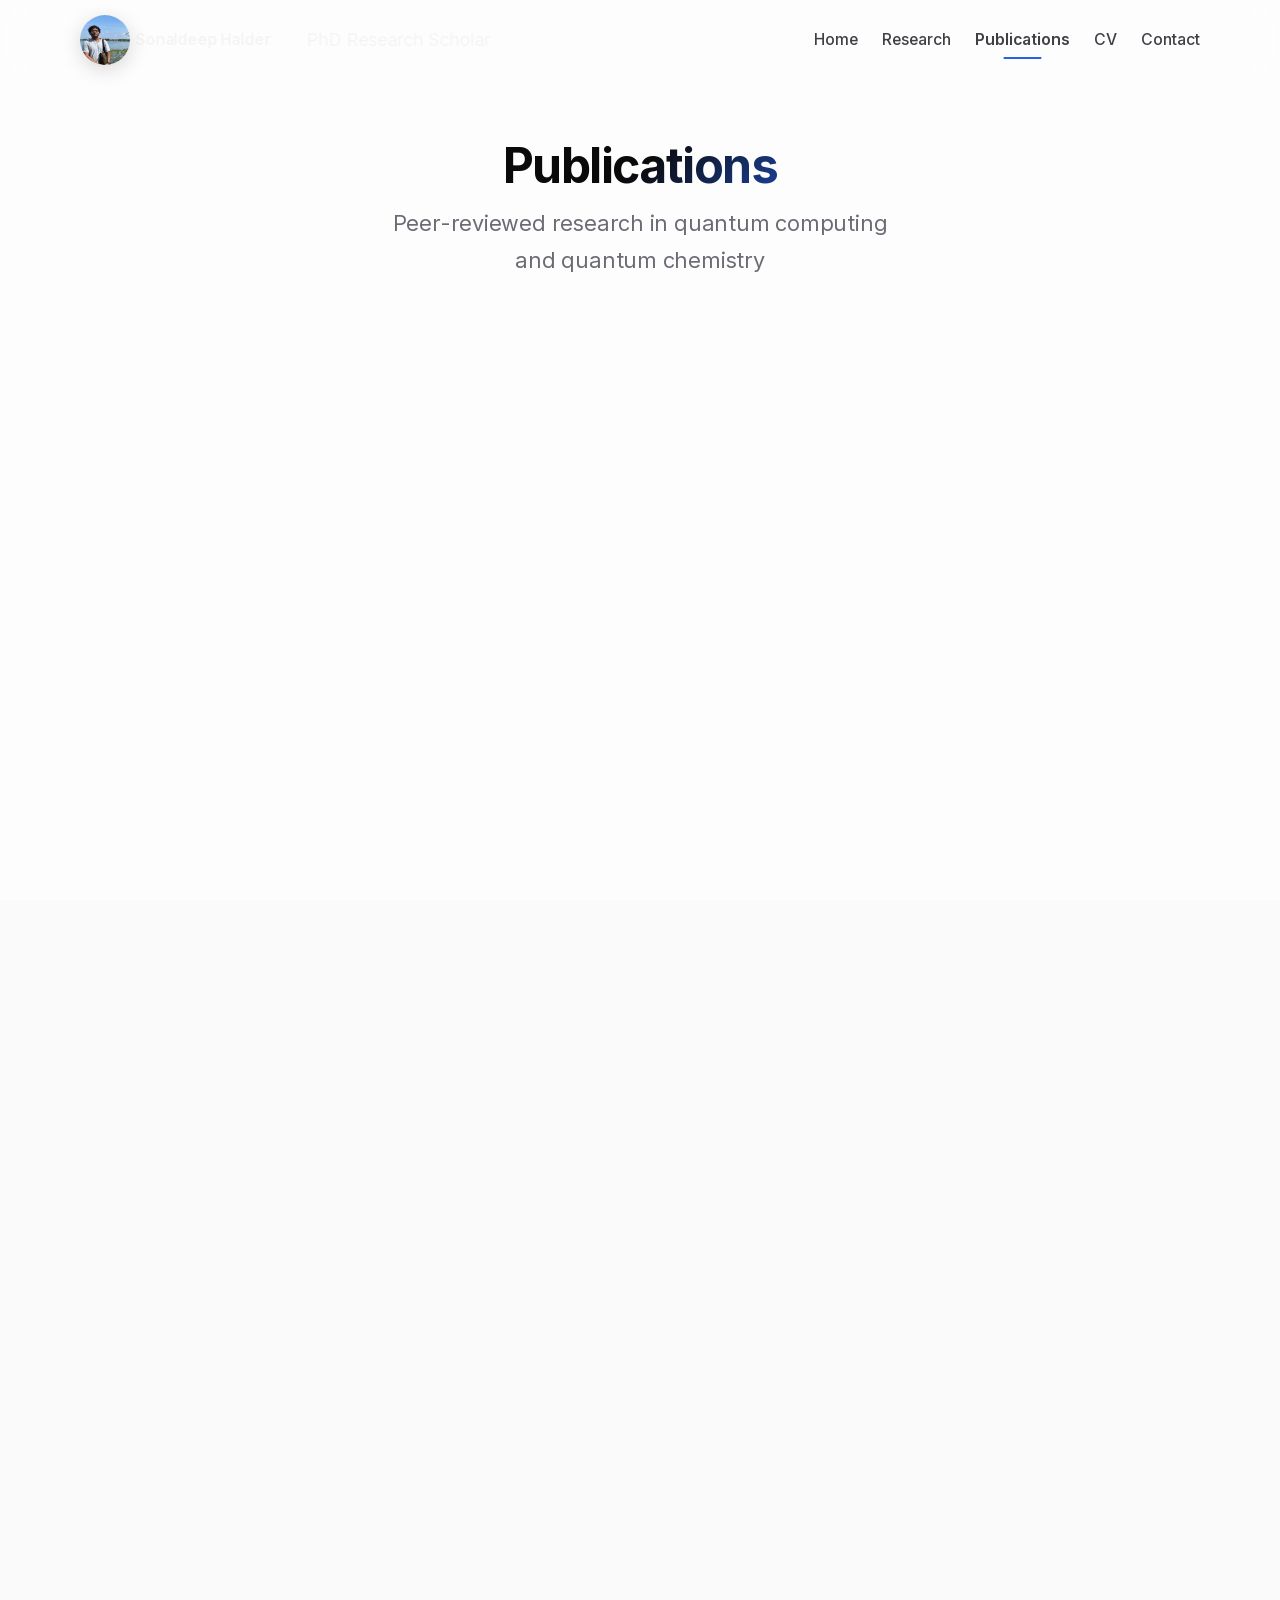
<file: publications.html>
<!DOCTYPE html>
<html lang="en">
<head>
  <meta charset="UTF-8">
  <meta name="viewport" content="width=device-width, initial-scale=1.0, viewport-fit=cover">
  <meta name="referrer" content="strict-origin-when-cross-origin">
  <meta http-equiv="Content-Security-Policy" content="default-src 'self'; script-src 'self'; style-src 'self'; font-src 'self'; img-src 'self' data:; connect-src 'self'; object-src 'none'; frame-src 'none'; base-uri 'self'; form-action 'self'; upgrade-insecure-requests;">
  <meta name="description" content="Publications by Sonaldeep Halder on generative machine learning for quantum-centric supercomputing and quantum chemistry, including Q-WAVE (arXiv 2026), Quantum Science and Technology, JCTC, Chemical Science and J. Chem. Phys.">
  <meta name="author" content="Sonaldeep Halder">

  <!-- Open Graph / Social sharing -->
  <meta property="og:type" content="website">
  <meta property="og:site_name" content="Sonaldeep Halder">
  <meta property="og:title" content="Publications | Sonaldeep Halder">
  <meta property="og:description" content="Publications by Sonaldeep Halder on generative machine learning for quantum-centric supercomputing and quantum chemistry, including Q-WAVE (arXiv 2026), Quantum Science and Technology, JCTC, Chemical Science and J. Chem. Phys.">
  <meta property="og:url" content="https://sonaldeephalder.github.io/publications.html">
  <meta property="og:image" content="https://sonaldeephalder.github.io/assets/og-image.jpg">
  <meta property="og:image:alt" content="Sonaldeep Halder">
  <meta property="og:image:width" content="1200">
  <meta property="og:image:height" content="1117">

  <!-- Twitter Card -->
  <meta name="twitter:card" content="summary_large_image">
  <meta name="twitter:title" content="Publications | Sonaldeep Halder">
  <meta name="twitter:description" content="Publications by Sonaldeep Halder on generative machine learning for quantum-centric supercomputing and quantum chemistry, including Q-WAVE (arXiv 2026), Quantum Science and Technology, JCTC, Chemical Science and J. Chem. Phys.">
  <meta name="twitter:image" content="https://sonaldeephalder.github.io/assets/og-image.jpg">

  <link rel="canonical" href="https://sonaldeephalder.github.io/publications.html">
  <title>Publications | Sonaldeep Halder</title>
  <link rel="icon" href="assets/favicon.svg" type="image/svg+xml">
  <link rel="apple-touch-icon" href="assets/apple-touch-icon.png">
  <meta name="theme-color" content="#fafafa">
  <link rel="preload" href="fonts/inter-normal-latin.woff2" as="font" type="font/woff2" crossorigin>
  <link rel="stylesheet" href="css/fonts.css">
  <link rel="stylesheet" href="css/shared.css">
  <link rel="stylesheet" href="css/pages.css">
  <link rel="stylesheet" href="css/mobile.css">
  <script type="application/ld+json">
  {
    "@context": "https://schema.org",
    "@type": "Person",
    "name": "Sonaldeep Halder",
    "jobTitle": "PhD Research Scholar",
    "affiliation": {
      "@type": "Organization",
      "name": "Indian Institute of Technology Bombay",
      "url": "https://www.iitb.ac.in"
    },
    "url": "https://sonaldeephalder.github.io",
    "sameAs": [
      "https://scholar.google.com/citations?user=0h1FrCQAAAAJ&hl=en",
      "https://orcid.org/0000-0001-6548-2512",
      "https://www.researchgate.net/scientific-contributions/Sonaldeep-Halder-2229029853"
    ]
  }
  </script>

</head>
<body>
<a href="#main-content" class="skip-link">Skip to main content</a>

<canvas id="bokeh-canvas" aria-hidden="true"></canvas>

<header class="fixed-header">
  <div class="header-inner">
    <div class="identity-group">
      <div class="photo-wrapper-static">
        <img src="assets/profile-100.jpg" srcset="assets/profile-100.jpg 100w, assets/profile-160.jpg 160w, assets/profile-336.jpg 336w, assets/profile-600.jpg 600w" sizes="50px" alt="Sonaldeep Halder" class="profile-img" width="50" height="50">
      </div>
      <div class="text-identity" id="identity-text">
        <span class="name">Sonaldeep Halder</span>
        <span class="separator">|</span>
        <span class="role">PhD Research Scholar</span>
      </div>
    </div>

    <nav class="nav-links" aria-label="Main navigation">
      <a href="index.html">Home</a>
      <a href="research.html">Research</a>
      <a href="publications.html">Publications</a>
      <a href="cv.html">CV</a>
      <a href="contact.html">Contact</a>
    </nav>
    <button class="hamburger" id="hamburger-btn" aria-label="Open navigation" aria-expanded="false">
      <span></span>
      <span></span>
      <span></span>
    </button>
  </div>
</header>

<section class="page-hero">
  <div class="hero-text-container">
    <h1 class="page-title">Publications</h1>
    <p class="hero-subtext">Peer-reviewed research in quantum computing and quantum chemistry</p>
  </div>
</section>

<main class="content-area" id="main-content">

  <!-- ===== 2026 ===== -->
  <section class="content-section reveal">
    <h2 class="sticky-title">2026</h2>
    <div class="centered-container">

      <div class="card">
        <p class="meta pub-number">1</p>
        <h3>Accelerated quantum-centric supercomputing through perturbation-theoretic measures and generative machine learning</h3>
        <p class="meta pub-authors">
          Chayan Patra, Dibyendu Mondal, <strong>Sonaldeep Halder</strong>, Dipanjali Halder, Mostafizur Rahaman Laskar, Richa Goel, Rahul Maitra
        </p>
        <p class="meta pub-venue">
          Quantum Science and Technology, 2026, 11(3), 035075
        </p>
        <p class="pub-note">Introduces PIGen-SQD. Experiments on IBM Heron R2 and R3 quantum processors, up to 52 qubits. Preprint: arXiv:2512.06858.</p>
        <div class="buttons pub-actions">
          <a href="https://doi.org/10.1088/2058-9565/ae917f" class="btn" target="_blank" rel="noopener noreferrer">DOI</a>
          <a href="https://arxiv.org/abs/2512.06858" class="btn secondary" target="_blank" rel="noopener noreferrer">arXiv</a>
        </div>
        <details>
          <summary>Show Abstract</summary>
          <p>Quantum centric supercomputing (QCSC) framework, such as sample-based quantum diagonalization (SQD) holds immense promise toward achieving practical quantum utility to solve challenging problems. QCSC leverages quantum computers to perform the classically intractable task of sampling the dominant fermionic configurations from the Hilbert space that have substantial support to a target state, followed by Hamiltonian diagonalization on a classical processor. However, noisy quantum hardware produces erroneous samples upon measurements, making robust and efficient configuration-recovery strategies essential for a scalable QCSC pipeline. Toward this, in this work, we introduce PIGen-SQD, an efficiently designed QCSC workflow that utilizes the capability of generative machine learning (ML) along with physics-informed configuration screening via implicit low-rank tensor decompositions for accurate fermionic state reconstruction. The physics-informed pruning is based on a class of efficient perturbative measures that, in conjunction with hardware samples, provide a substantial overlap with the target state. This distribution induces an anchoring effect on the generative ML models to stochastically explore only the dominant sector of the Hilbert space for effective identification of additional important configurations in a self-consistent manner. Our numerical experiments performed on IBM Heron R2 quantum processors demonstrate this synergistic workflow produces compact, high-fidelity subspaces that substantially reduce diagonalization cost while maintaining chemical accuracy under strong electronic correlations. By embedding classical many-body intuitions directly into the generative ML model, PIGen-SQD advances the robustness and scalability of QCSC algorithms, offering a promising pathway toward chemically reliable quantum simulations on utility-scale quantum hardware.</p>
        </details>
      </div>

      <div class="card">
        <p class="meta pub-number">2</p>
        <h3>Fragment, Entangle, and Consolidate: Strong Correlation through Bifold Quantum Circuits</h3>
        <p class="meta pub-authors">
          Arpan Choudhury, <strong>Sonaldeep Halder</strong>, Rahul Maitra, Debashree Ghosh
        </p>
        <p class="meta pub-venue">
          Journal of Chemical Theory and Computation, 2026, 22(11), 5569–5578
        </p>
        <div class="buttons pub-actions">
          <a href="https://doi.org/10.1021/acs.jctc.6c00512" class="btn" target="_blank" rel="noopener noreferrer">DOI</a>
        </div>
        <details>
          <summary>Show Abstract</summary>
          <p>An accurate description of strong correlation is quintessential for the exploration of emerging chemical phenomena. While near-term variational quantum algorithms provide a theoretically scalable framework for quantum chemical problems, the accurate simulation of multireference effects remains elusive, hindering progress toward the rational design of novel chemical space. In this regard, we introduce a general and customizable scheme to handle strong electronic correlation, based on problem decomposition, entanglement buildup, and subsequent consolidation. Based on a problem-inspired molecular decomposition, the deployment of Hardware Efficient Ansatz to prepare entangled subsystems ensures efficient construction of a multireference state while concurrently adhering to the hardware topology. The dynamic correlation is subsequently introduced through a unitary coupled cluster framework, with static or dynamic ansatz parametrized by a set of inter-fragment generalized operators, and with the product state spanning various subsystems taken as the reference. The hybrid architecture ensures a judicious deployment of separate ansatze structures for capturing various degrees of correlation in a balanced manner, while concurrently retaining the scalability and flexibility provided by them individually. Over a number of numerical applications on a strongly correlated system, the proposed scheme is shown to be highly accurate, flexible, and robust in unlocking the potential to harness quantum advantage for quantum chemistry.</p>
        </details>
      </div>

    </div>
  </section>

  <!-- ===== 2025 ===== -->
  <section class="content-section reveal">
    <h2 class="sticky-title">2025</h2>
    <div class="centered-container">

      <div class="card">
        <p class="meta pub-number">3</p>
        <h3>Construction of Chemistry-Inspired Dynamic Ansatz Utilizing Generative Machine Learning</h3>
        <p class="meta pub-authors">
          <strong>Sonaldeep Halder</strong>, Kartikey Anand, Rahul Maitra
        </p>
        <p class="meta pub-venue">
          The Journal of Physical Chemistry A, 2025, 129(26), 5889–5900
        </p>
        <div class="buttons pub-actions">
          <a href="https://doi.org/10.1021/acs.jpca.5c02346" class="btn" target="_blank" rel="noopener noreferrer">DOI</a>
        </div>
        <details>
          <summary>Show Abstract</summary>
          <p>Generative machine learning models like the Restricted Boltzmann Machine (RBM) provide a practical approach for ansatz construction within the quantum computing framework. This work introduces a method that efficiently leverages RBM and many-body perturbative measures to build a compact chemistry-inspired ansatz for determining accurate molecular energetics. By training on low-rank determinants derived from an approximate wavefunction, RBM predicts the key high-rank determinants that dominate the ground-state wavefunction. A shallow depth ansatz is constructed to explicitly incorporate these dominant determinants after dynamically decomposing them into low-rank components and applying many-body perturbative measures for further screening. The method requires no additional measurements beyond the initial training phase. It incorporates Bayesian hyperparameter optimization for the RBM, ensuring efficient performance with minimal training data. This approach facilitates the efficient computation of molecular properties, paving the way for exploring new chemical phenomena with near-term quantum computers.</p>
        </details>
      </div>

    </div>
  </section>

  <!-- ===== 2024 ===== -->
  <section class="content-section reveal">
    <h2 class="sticky-title">2024</h2>
    <div class="centered-container">

      <div class="card">
        <p class="meta pub-number">4</p>
        <h3>Machine learning assisted construction of a shallow depth dynamic ansatz for noisy quantum hardware</h3>
        <p class="meta pub-authors">
          <strong>Sonaldeep Halder</strong>, Anish Dey, Chinmay Shrikhande, Rahul Maitra
        </p>
        <p class="meta pub-venue">
          Chemical Science (RSC), 2024, 15(9), 3279–3289
        </p>
        <div class="buttons pub-actions">
          <a href="https://doi.org/10.1039/D3SC05807G" class="btn" target="_blank" rel="noopener noreferrer">DOI</a>
        </div>
        <details>
          <summary>Show Abstract</summary>
          <p>The development of various dynamic ansatz-constructing techniques has ushered in a new era, making the practical exploitation of Noisy Intermediate-Scale Quantum (NISQ) hardware for molecular simulations increasingly viable. However, such ansatz construction protocols incur substantial measurement costs during their execution. This work develops a novel protocol that capitalizes on regenerative machine learning methodologies and many-body perturbation theoretical measures to construct a highly expressive and shallow ansatz within the variational quantum eigensolver (VQE) framework with limited measurement costs. The protocol leverages Restricted Boltzmann Machines (RBM) trained on low-rank Hilbert space expansions to identify dominant excited determinants, which are iteratively incorporated through low-rank decomposition. The resulting ansatz demonstrates robustness to hardware noise and compatibility with neural error mitigation techniques, essential for practical implementation on near-term quantum devices.</p>
        </details>
      </div>

      <div class="card">
        <p class="meta pub-number">5</p>
        <h3>Projective quantum eigensolver via adiabatically decoupled subsystem evolution: A resource efficient approach to molecular energetics in noisy quantum computers</h3>
        <p class="meta pub-authors">
          Chayan Patra, <strong>Sonaldeep Halder</strong>, Rahul Maitra
        </p>
        <p class="meta pub-venue">
          The Journal of Chemical Physics, 2024, 160, 214122
        </p>
        <div class="buttons pub-actions">
          <a href="https://doi.org/10.1063/5.0210854" class="btn" target="_blank" rel="noopener noreferrer">DOI</a>
        </div>
        <details>
          <summary>Show Abstract</summary>
          <p>This work encompasses the development of a projective formalism that aims to compute ground-state energies of molecular systems accurately using NISQ hardware in a resource-efficient manner. The approach relies upon the formulation of a bipartitely decoupled parameterized ansatz within the disentangled unitary coupled cluster (dUCC) framework based on the principles of synergetics, where such decoupling emulates the total parameter optimization in a lower dimensional manifold, while a mutual synergistic relationship among the parameters is exploited to ensure characteristic accuracy. The method produces shallow circuits requiring fewer measurements and demonstrates improved noise resilience.</p>
        </details>
      </div>

      <div class="card">
        <p class="meta pub-number">6</p>
        <h3>Toward a resource-optimized dynamic quantum algorithm via non-iterative auxiliary subspace corrections</h3>
        <p class="meta pub-authors">
          Chayan Patra, Debaarjun Mukherjee, <strong>Sonaldeep Halder</strong>, Dibyendu Mondal, Rahul Maitra
        </p>
        <p class="meta pub-venue">
          The Journal of Chemical Physics, 2024, 161, 144119
        </p>
        <div class="buttons pub-actions">
          <a href="https://doi.org/10.1063/5.0229137" class="btn" target="_blank" rel="noopener noreferrer">DOI</a>
        </div>
        <details>
          <summary>Show Abstract</summary>
          <p>A novel theoretical framework that relies on the segregation of an ansatz into a dynamically selected core principal component, which is adiabatically decoupled from remaining operators. This enables shallow-depth circuit computations for the core, while the effect of the remaining auxiliary component is folded into the energy function via a cost-efficient non-iterative correction requiring no additional quantum resources. Analytical methods to predict auxiliary parameters are developed and validated on strongly correlated molecular systems.</p>
        </details>
      </div>

    </div>
  </section>

  <!-- ===== 2023 ===== -->
  <section class="content-section reveal">
    <h2 class="sticky-title">2023</h2>
    <div class="centered-container">

      <div class="card">
        <p class="meta pub-number">7</p>
        <h3>Development of zero-noise extrapolated projective quantum algorithm for accurate evaluation of molecular energetics in noisy quantum devices</h3>
        <p class="meta pub-authors">
          <strong>Sonaldeep Halder</strong>, Chinmay Shrikhande, Rahul Maitra
        </p>
        <p class="meta pub-venue">
          The Journal of Chemical Physics, 2023, 159, 114115
        </p>
        <div class="buttons pub-actions">
          <a href="https://doi.org/10.1063/5.0166433" class="btn" target="_blank" rel="noopener noreferrer">DOI</a>
        </div>
        <details>
          <summary>Show Abstract</summary>
          <p>The recently developed Projective Quantum Eigensolver (PQE) offers an elegant procedure to evaluate the ground state energies of molecular systems on quantum computers. However, the noise in available quantum hardware can result in significant errors in computed outcomes, limiting the realization of quantum advantage. Although PQE comes equipped with some degree of inherent noise resilience, any practical implementation with apposite accuracy would require additional routines to suppress the errors further. In this work, the authors propose a way to enhance the efficiency of PQE by developing an optimal framework for introducing Zero Noise Extrapolation (ZNE) in the nonlinear iterative procedure that outlines the PQE, leading to the formulation of ZNE-PQE. A detailed analysis of how various components involved in it affect the accuracy and efficiency of the reciprocated energy convergence trajectory is provided.</p>
        </details>
      </div>

      <div class="card">
        <p class="meta pub-number">8</p>
        <h3>Machine learning aided dimensionality reduction toward a resource efficient projective quantum eigensolver: Formal development and pilot applications</h3>
        <p class="meta pub-authors">
          <strong>Sonaldeep Halder</strong>, Chayan Patra, Dibyendu Mondal, Rahul Maitra
        </p>
        <p class="meta pub-venue">
          The Journal of Chemical Physics, 2023, 158, 244101
        </p>
        <div class="buttons pub-actions">
          <a href="https://doi.org/10.1063/5.0155009" class="btn" target="_blank" rel="noopener noreferrer">DOI</a>
        </div>
        <details>
          <summary>Show Abstract</summary>
          <p>The Projective Quantum Eigensolver (PQE) involves iterative optimization of nonlinearly coupled parameters. The authors demonstrate that such a nonlinear optimization problem can be perceived as a collective dynamic interplay of fast and slow relaxing modes. The synergy among the parameters is exploited using an on-the-fly supervised machine learning protocol that dynamically casts the PQE optimization into a smaller subspace. The proposed methodology ensures a drastic reduction in the number of quantum measurements necessary for the parameter updates without compromising the characteristic accuracy. Analytical and numerical demonstrations confirm resilience to NISQ device noise.</p>
        </details>
      </div>

      <div class="card">
        <p class="meta pub-number">9</p>
        <h3>Development of a compact ansatz via operator commutativity screening: Digital quantum simulation of molecular systems</h3>
        <p class="meta pub-authors">
          Dibyendu Mondal, Dipanjali Halder, <strong>Sonaldeep Halder</strong>, Rahul Maitra
        </p>
        <p class="meta pub-venue">
          The Journal of Chemical Physics, 2023, 159, 014105
        </p>
        <div class="buttons pub-actions">
          <a href="https://doi.org/10.1063/5.0153182" class="btn" target="_blank" rel="noopener noreferrer">DOI</a>
        </div>
        <details>
          <summary>Show Abstract</summary>
          <p>This research presents a method for creating efficient quantum circuits within the unitary coupled cluster framework. The authors developed COMPASS, a dynamic protocol utilizing one- and two-body cluster operators plus rank-two scatterers to construct tailored quantum algorithms. The approach enables parallel processing across multiple quantum processors through energy sorting and operator commutativity prescreening. Key achievements include substantially reduced circuit depth for simulating molecular strong correlation while maintaining accuracy and robustness in noisy near-term quantum hardware environments.</p>
        </details>
      </div>

      <div class="card">
        <p class="meta pub-number">10</p>
        <h3>Corrections beyond coupled cluster singles and doubles through selected generalized rank-two operators: digital quantum simulation of strongly correlated systems</h3>
        <p class="meta pub-authors">
          Dipanjali Halder, <strong>Sonaldeep Halder</strong>, Dibyendu Mondal, Chayan Patra, Anish Chakraborty, Rahul Maitra
        </p>
        <p class="equal-contrib">Dipanjali Halder and Sonaldeep Halder contributed equally to this work.</p>
        <p class="meta pub-venue">
          Journal of Chemical Sciences, 2023, 135, Article 41
        </p>
        <div class="buttons pub-actions">
          <a href="https://doi.org/10.1007/s12039-023-02161-6" class="btn" target="_blank" rel="noopener noreferrer">DOI</a>
        </div>
        <details>
          <summary>Show Abstract</summary>
          <p>The hybrid quantum-classical variational quantum eigensolver (VQE) with the unitary coupled cluster (UCC) ansatz has been the method of choice for the digital quantum simulation of molecular energetics in near-term noisy quantum devices. The most commonly used UCC ansatz with single and double excitations (UCCSD) fails to achieve chemical accuracy when molecular strong correlation comes into picture. This work shows that the UCCSD ansatz, complemented with a selected class of generalized excitation operators taken in a partially factorized (disentangled) form, can encapsulate arbitrarily high-rank correlation, with significant improvement in accuracy over UCCSD without any increase in implementation cost.</p>
        </details>
      </div>

      <div class="card">
        <p class="meta pub-number">11</p>
        <h3>A synergistic approach towards optimization of coupled cluster amplitudes by exploiting dynamical hierarchy</h3>
        <p class="meta pub-authors">
          Chayan Patra, Valay Agarawal, Dipanjali Halder, Anish Chakraborty, Dibyendu Mondal, <strong>Sonaldeep Halder</strong>, Rahul Maitra
        </p>
        <p class="meta pub-venue">
          ChemPhysChem, 2023 (online October 31, 2022)
        </p>
        <div class="buttons pub-actions">
          <a href="https://doi.org/10.1002/cphc.202200633" class="btn" target="_blank" rel="noopener noreferrer">DOI</a>
        </div>
        <details>
          <summary>Show Abstract</summary>
          <p>The paper analyzes coupled cluster iteration dynamics as a synergistic motion of coexisting slow and fast relaxing modes, manifesting a dynamical hierarchical structure. The authors identify highly damped auxiliary amplitudes whose time variation can be neglected compared to principal amplitudes, and establish an adiabatic approximation where each auxiliary amplitude is expressed as a unique parametric function of collective principal amplitudes. This leads to a significant reduction in the number of independent parameters and memory requirement in coupled cluster optimization.</p>
        </details>
      </div>

    </div>
  </section>

  <!-- ===== PREPRINTS ===== -->
  <section class="content-section reveal">
    <h2 class="sticky-title">Preprints &amp; Under Review</h2>
    <div class="centered-container">

      <div class="card preprint-card">
        <span class="badge badge-lead">First author</span><span class="badge badge-preprint">Preprint</span>
        <h3>Quantum Wavefunction Augmentation via Variational Autoencoders</h3>
        <p class="meta pub-authors">
          <strong>Sonaldeep Halder</strong>, Chayan Patra, Rahul Maitra
        </p>
        <p class="meta pub-venue-preprint">
          arXiv:2609.07972 (September 2026)
        </p>
        <p class="pub-note">Introduces Q-WAVE: VAE-driven determinant-space expansion for SQD, demonstrated up to a 60-qubit Cr<sub>2</sub> system.</p>
        <div class="buttons pub-actions">
          <a href="https://arxiv.org/abs/2609.07972" class="btn" target="_blank" rel="noopener noreferrer">arXiv</a>
        </div>
        <details>
          <summary>Show Abstract</summary>
          <p>Sample-based quantum diagonalization (SQD) has emerged as a promising route for quantum-centric supercomputing, relying on classical diagonalization of the molecular Hamiltonian within a hardware-sampled determinant subspace. However, its accuracy degrades in strongly correlated regimes where the relevant determinant space exceeds what finite-shot sampling can capture. In this work, we introduce Quantum Wavefunction Augmentation via Variational Encoders (Q-WAVE), a hybrid method that combines determinants sampled via SqDRIFT Krylov circuits and configuration interaction singles and doubles (CISD) determinants with generative machine learning. Using a custom &beta;-annealed variational autoencoder (VAE) model, Q-WAVE iteratively expands this basis toward the variational ground state. The VAE learns the wavefunction&rsquo;s primary support structure from the combined hardware and CISD seed in a continuous latent space, generating new dominant determinants beyond any fixed excitation hierarchy. The resulting compact wavefunction exceeds what can be extracted from raw hardware samples alone. We demonstrate sub-millihartree accuracy compared to full configuration interaction for H<sub>2</sub>O and N<sub>2</sub> dissociation. Finally, we establish Q-WAVE&rsquo;s scalability on a 52-qubit ethylene system (achieving sub-millihartree accuracy versus CCSD(T)) and a highly correlated 60-qubit Cr<sub>2</sub> stress test that attains chemical accuracy upon a final perturbative correction.</p>
        </details>
      </div>


    </div>
  </section>

  <section class="content-section dark-bg reveal">
    <h2 class="sticky-title">Stay Updated</h2>
    <div class="centered-container">
      <p>For the most current list of publications, visit my Google Scholar or ORCID profile.</p>
      <div class="buttons">
        <a href="https://scholar.google.com/citations?user=0h1FrCQAAAAJ&hl=en" class="btn" target="_blank" rel="noopener noreferrer">Google Scholar</a>
        <a href="https://orcid.org/0000-0001-6548-2512" class="btn secondary" target="_blank" rel="noopener noreferrer">ORCID</a>
      </div>
      <div class="copyright">
        <p>&copy; 2026 Sonaldeep Halder. All rights reserved.</p>
      </div>
    </div>
  </section>

</main>

<script src="js/shared.js"></script>
</body>
</html>
</file>
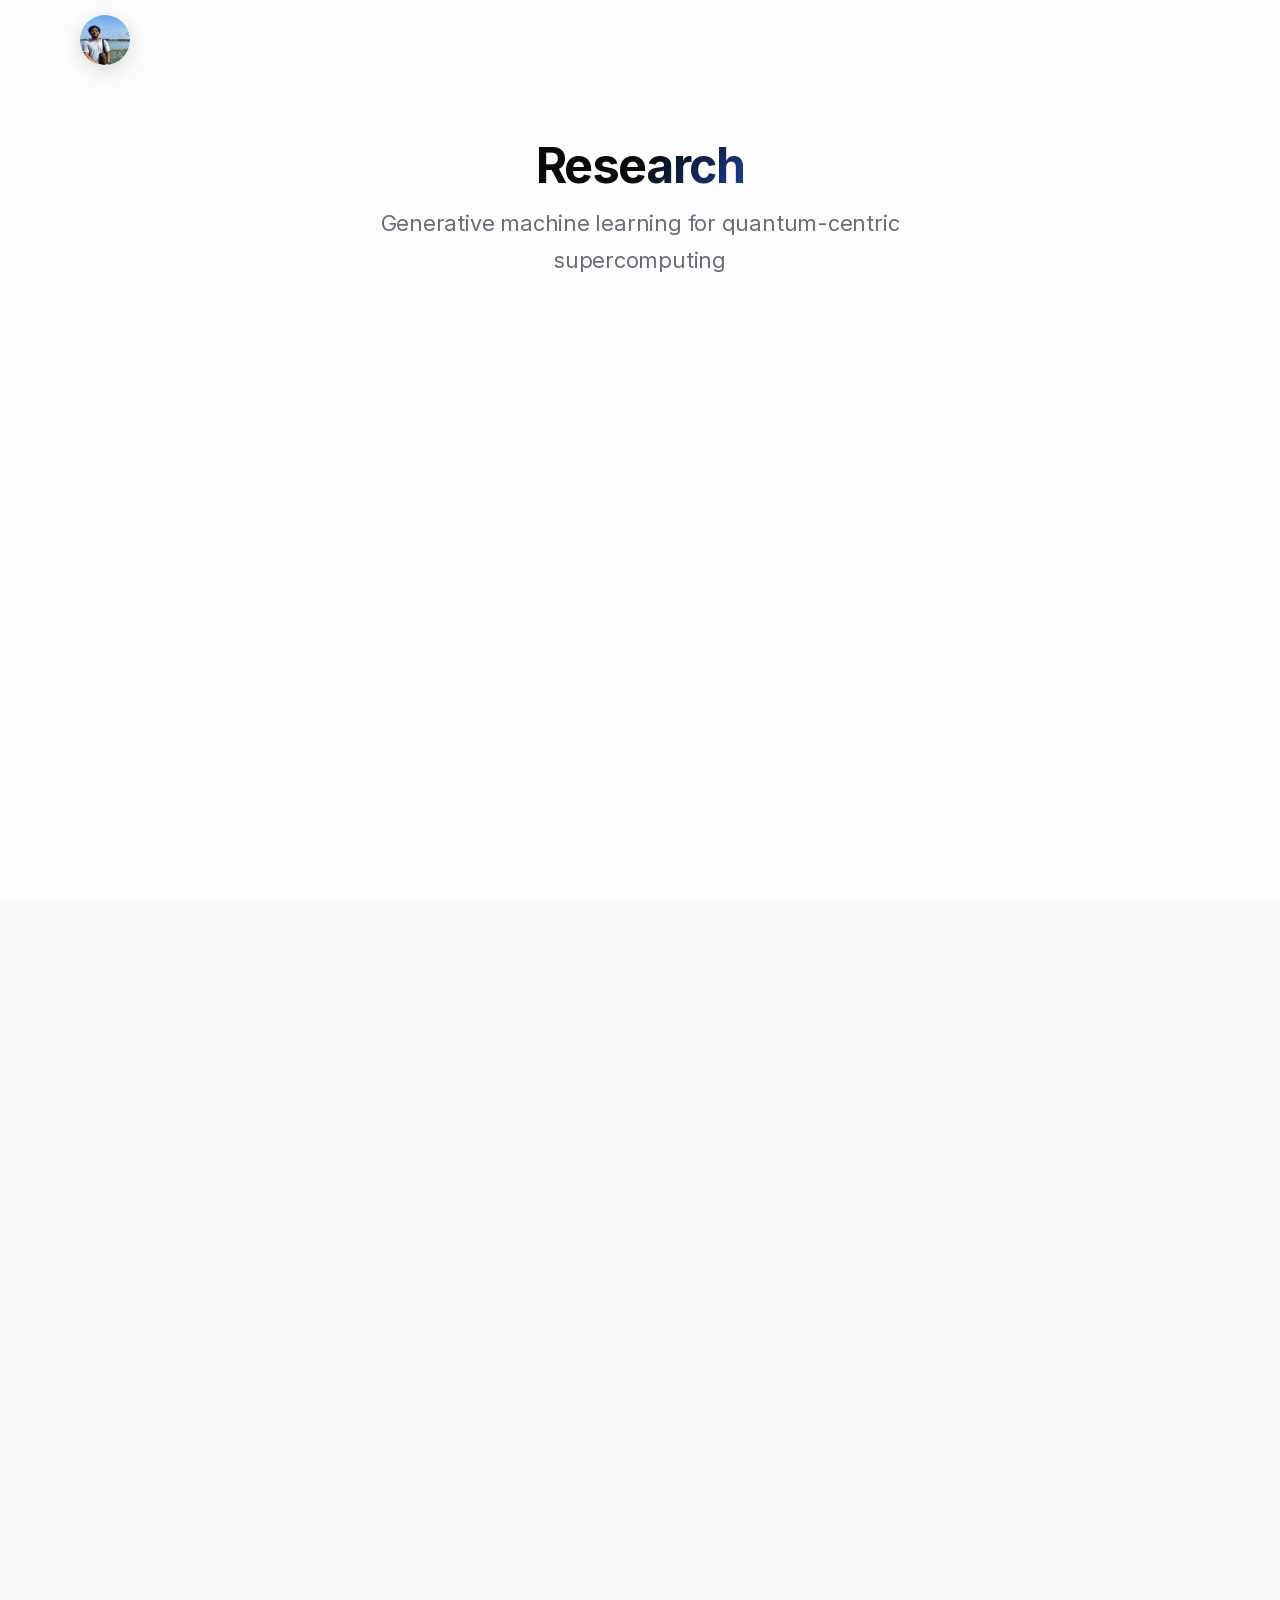
<file: research.html>
<!DOCTYPE html>
<html lang="en">
<head>
  <meta charset="UTF-8">
  <meta name="viewport" content="width=device-width, initial-scale=1.0, viewport-fit=cover">
  <meta name="referrer" content="strict-origin-when-cross-origin">
  <meta http-equiv="Content-Security-Policy" content="default-src 'self'; script-src 'self'; style-src 'self'; font-src 'self'; img-src 'self' data:; connect-src 'self'; object-src 'none'; frame-src 'none'; base-uri 'self'; form-action 'self'; upgrade-insecure-requests;">
  <meta name="description" content="Sonaldeep Halder's research on generative machine learning for quantum-centric supercomputing, including Q-WAVE (variational-autoencoder subspace expansion for sample-based quantum diagonalization), at IIT Bombay and RIKEN R-CCS.">
  <meta name="author" content="Sonaldeep Halder">

  <!-- Open Graph / Social sharing -->
  <meta property="og:type" content="website">
  <meta property="og:site_name" content="Sonaldeep Halder">
  <meta property="og:title" content="Research | Sonaldeep Halder">
  <meta property="og:description" content="Sonaldeep Halder's research on generative machine learning for quantum-centric supercomputing, including Q-WAVE (variational-autoencoder subspace expansion for sample-based quantum diagonalization), at IIT Bombay and RIKEN R-CCS.">
  <meta property="og:url" content="https://sonaldeephalder.github.io/research.html">
  <meta property="og:image" content="https://sonaldeephalder.github.io/assets/og-image.jpg">
  <meta property="og:image:alt" content="Sonaldeep Halder">
  <meta property="og:image:width" content="1200">
  <meta property="og:image:height" content="1117">

  <!-- Twitter Card -->
  <meta name="twitter:card" content="summary_large_image">
  <meta name="twitter:title" content="Research | Sonaldeep Halder">
  <meta name="twitter:description" content="Sonaldeep Halder's research on generative machine learning for quantum-centric supercomputing, including Q-WAVE (variational-autoencoder subspace expansion for sample-based quantum diagonalization), at IIT Bombay and RIKEN R-CCS.">
  <meta name="twitter:image" content="https://sonaldeephalder.github.io/assets/og-image.jpg">

  <link rel="canonical" href="https://sonaldeephalder.github.io/research.html">
  <title>Research | Sonaldeep Halder</title>
  <link rel="icon" href="assets/favicon.svg" type="image/svg+xml">
  <link rel="apple-touch-icon" href="assets/apple-touch-icon.png">
  <meta name="theme-color" content="#fafafa">
  <link rel="preload" href="fonts/inter-normal-latin.woff2" as="font" type="font/woff2" crossorigin>
  <link rel="stylesheet" href="css/fonts.css">
  <link rel="stylesheet" href="css/shared.css">
  <link rel="stylesheet" href="css/pages.css">
  <link rel="stylesheet" href="css/mobile.css">
  <script type="application/ld+json">
  {
    "@context": "https://schema.org",
    "@type": "Person",
    "name": "Sonaldeep Halder",
    "jobTitle": "PhD Research Scholar",
    "affiliation": [
      {
        "@type": "Organization",
        "name": "Indian Institute of Technology Bombay",
        "url": "https://www.iitb.ac.in"
      },
      {
        "@type": "Organization",
        "name": "RIKEN Center for Computational Science",
        "url": "https://www.r-ccs.riken.jp/en/"
      }
    ],
    "url": "https://sonaldeephalder.github.io",
    "sameAs": [
      "https://scholar.google.com/citations?user=0h1FrCQAAAAJ&hl=en",
      "https://orcid.org/0000-0001-6548-2512",
      "https://www.researchgate.net/scientific-contributions/Sonaldeep-Halder-2229029853"
    ]
  }
  </script>
</head>
<body>
<a href="#main-content" class="skip-link">Skip to main content</a>

<canvas id="bokeh-canvas" aria-hidden="true"></canvas>

<header class="fixed-header">
  <div class="header-inner">
    <div class="identity-group">
      <div class="photo-wrapper-static">
        <img src="assets/profile-100.jpg" srcset="assets/profile-100.jpg 100w, assets/profile-160.jpg 160w, assets/profile-336.jpg 336w, assets/profile-600.jpg 600w" sizes="50px" alt="Sonaldeep Halder" class="profile-img" width="50" height="50">
      </div>
      <div class="text-identity" id="identity-text">
        <span class="name">Sonaldeep Halder</span>
        <span class="separator">|</span>
        <span class="role">PhD Research Scholar</span>
      </div>
    </div>

    <nav class="nav-links" aria-label="Main navigation">
      <a href="index.html">Home</a>
      <a href="research.html">Research</a>
      <a href="publications.html">Publications</a>
      <a href="cv.html">CV</a>
      <a href="contact.html">Contact</a>
    </nav>
    <button class="hamburger" id="hamburger-btn" aria-label="Open navigation" aria-expanded="false">
      <span></span>
      <span></span>
      <span></span>
    </button>
  </div>
</header>

<section class="page-hero">
  <div class="hero-text-container">
    <h1 class="page-title">Research</h1>
    <p class="hero-subtext">Generative machine learning for quantum-centric supercomputing</p>
  </div>
</section>

<main class="content-area" id="main-content">

  <section class="content-section reveal">
    <h2 class="sticky-title">Research Overview</h2>
    <div class="centered-container">
      <p class="prose">
        I develop methods that let quantum computers and classical supercomputers work together on molecular electronic structure. Working in the group of <strong>Prof. Rahul Maitra</strong> at IIT Bombay, and currently as an exchange researcher at the <strong>RIKEN Center for Computational Science (R-CCS)</strong> in Kobe, Japan, hosted by <strong>Prof. Takahito Nakajima</strong>, I focus on <em>quantum-centric supercomputing</em>: the quantum processor samples the electronic configurations that matter, and classical hardware diagonalizes the Hamiltonian in that compact subspace.
      </p>
      <p class="prose prose-gap">
        The limiting factor in this approach is the samples themselves. Finite shot budgets and hardware noise miss much of the wavefunction, especially in strongly correlated molecules. My current work uses generative machine learning to learn the structure of the wavefunction from a limited number of quantum samples and expand the subspace beyond what the hardware ever measured. This builds on my earlier work on machine-learning-assisted, shallow-depth ansatz construction for variational and projective quantum eigensolvers.
      </p>
    </div>
  </section>

  <section class="content-section reveal">
    <h2 class="sticky-title">Featured Work</h2>
    <div class="centered-container">

      <div class="card feature-card">
        <span class="badge badge-lead">First author</span><span class="badge badge-preprint">Preprint</span>
        <h3>Q-WAVE: Quantum Wavefunction Augmentation via Variational Autoencoders</h3>
        <p class="meta pub-authors"><strong>Sonaldeep Halder</strong>, Chayan Patra, Rahul Maitra &middot; arXiv:2609.07972 (2026)</p>
        <p class="feature-lede">
          Sample-based quantum diagonalization (SQD) loses accuracy when the important part of the wavefunction is larger than what finite-shot sampling can capture. Q-WAVE fixes this by seeding a &beta;-annealed variational autoencoder with determinants from SqDRIFT Krylov circuits run on IBM Heron hardware, plus classical CISD determinants. The autoencoder learns where the wavefunction lives in a continuous latent space, proposes new dominant determinants beyond any fixed excitation level, and grows the subspace iteratively toward the variational ground state.
        </p>
        <div class="stat-row">
          <div class="stat"><span class="stat-value">&lt; 1 mHa</span><span class="stat-label">error vs. full CI across H<sub>2</sub>O and N<sub>2</sub> dissociation</span></div>
          <div class="stat"><span class="stat-value">52 qubits</span><span class="stat-label">ethylene, sub-millihartree agreement with CCSD(T)</span></div>
          <div class="stat"><span class="stat-value">60 qubits</span><span class="stat-label">Cr<sub>2</sub> stress test, chemical accuracy after PT2 correction</span></div>
        </div>
        <ul class="feature-points">
          <li><strong>Hybrid seed.</strong> Hardware samples bring multireference character that a purely classical seed cannot reach, and CISD fills in what the samples miss. On Cr<sub>2</sub>, the combined seed was the only variant whose energy landed within chemical accuracy.</li>
          <li><strong>Compact wavefunctions.</strong> The generative loop reaches higher accuracy with far smaller diagonalization subspaces than standard SQD configuration recovery.</li>
          <li><strong>Scales polynomially.</strong> The model size grows polynomially with qubit count, independent of the full determinant space, and diagonalization only ever runs in the selected subspace.</li>
        </ul>
        <div class="buttons pub-actions">
          <a href="https://arxiv.org/abs/2609.07972" class="btn" target="_blank" rel="noopener noreferrer">Read on arXiv</a>
          <a href="publications.html" class="btn secondary">All Publications</a>
        </div>
      </div>

    </div>
  </section>

  <section class="content-section reveal">
    <h2 class="sticky-title">Research Themes</h2>
    <div class="centered-container">

      <div class="card">
        <h3>Generative ML for Quantum-Centric Supercomputing</h3>
        <p>Using generative models to recover and expand the configuration space sampled by quantum hardware in sample-based quantum diagonalization. Q-WAVE uses a variational autoencoder to grow the subspace beyond the measured samples. PIGen-SQD (<em>Quantum Science and Technology</em>, 2026) pairs generative models with physics-informed configuration screening from perturbative measures to reconstruct accurate states from noisy hardware samples.</p>
      </div>

      <div class="card">
        <h3>Generative AI for Ansatz Construction</h3>
        <p>Using Restricted Boltzmann Machines and other generative models, trained on the physics of electron correlation, to propose chemistry-inspired ansatz circuits. Rather than fixed templates, these dynamic ansatzes adapt to the molecule, predicting dominant high-rank determinants from low-rank training data.</p>
      </div>

      <div class="card">
        <h3>Projective &amp; Variational Quantum Eigensolvers</h3>
        <p>Developing the Projective Quantum Eigensolver (PQE) and VQE variants with adaptive ansatz construction for ground-state molecular energies, including zero-noise extrapolated PQE and adiabatically decoupled subsystem evolution for accuracy on noisy hardware, and supervised machine learning for dimensionality reduction.</p>
      </div>

      <div class="card">
        <h3>NISQ-Era Resource Efficiency</h3>
        <p>Perturbative measures and machine learning to screen out low-impact operators before circuit execution, reducing gate count and circuit depth. This includes the COMPASS protocol for operator commutativity prescreening.</p>
      </div>

    </div>
  </section>

  <section class="content-section reveal">
    <h2 class="sticky-title">Current Directions</h2>
    <div class="centered-container">

      <div class="card">
        <h3>Strongly Correlated and Transition-Metal Systems</h3>
        <p>Extending generative subspace expansion to multireference problems such as the chromium dimer, where both classical selected-CI methods and raw hardware sampling struggle.</p>
      </div>

      <div class="card">
        <h3>Benchmarking on Real Quantum Hardware</h3>
        <p>Running and validating algorithms on IBM Quantum Heron processors through Qiskit, and feeding the gap between ideal simulation and hardware performance back into algorithm design for quantum-centric supercomputing.</p>
      </div>

    </div>
  </section>

  <section class="content-section dark-bg reveal">
    <h2 class="sticky-title">Collaborate</h2>
    <div class="centered-container">
      <p>I am open to collaborations in quantum algorithms, quantum chemistry, and machine learning for scientific computing.</p>
      <div class="buttons">
        <a href="contact.html" class="btn">Get in Touch</a>
      </div>
      <div class="copyright">
        <p>&copy; 2026 Sonaldeep Halder. All rights reserved.</p>
      </div>
    </div>
  </section>

</main>

<script src="js/shared.js"></script>
</body>
</html>
</file>
<file: css/fonts.css>
/* Inter variable font — self-hosted (subsetted woff2 from Google Fonts, v20) */
/* latin-ext */
@font-face {
  font-family: 'Inter';
  font-style: italic;
  font-weight: 300 700;
  font-display: swap;
  src: url('../fonts/inter-italic-latin-ext.woff2') format('woff2');
  unicode-range: U+0100-02BA, U+02BD-02C5, U+02C7-02CC, U+02CE-02D7, U+02DD-02FF, U+0304, U+0308, U+0329, U+1D00-1DBF, U+1E00-1E9F, U+1EF2-1EFF, U+2020, U+20A0-20AB, U+20AD-20C0, U+2113, U+2C60-2C7F, U+A720-A7FF;
}
/* latin */
@font-face {
  font-family: 'Inter';
  font-style: italic;
  font-weight: 300 700;
  font-display: swap;
  src: url('../fonts/inter-italic-latin.woff2') format('woff2');
  unicode-range: U+0000-00FF, U+0131, U+0152-0153, U+02BB-02BC, U+02C6, U+02DA, U+02DC, U+0304, U+0308, U+0329, U+2000-206F, U+20AC, U+2122, U+2191, U+2193, U+2212, U+2215, U+FEFF, U+FFFD;
}
/* latin-ext */
@font-face {
  font-family: 'Inter';
  font-style: normal;
  font-weight: 300 700;
  font-display: swap;
  src: url('../fonts/inter-normal-latin-ext.woff2') format('woff2');
  unicode-range: U+0100-02BA, U+02BD-02C5, U+02C7-02CC, U+02CE-02D7, U+02DD-02FF, U+0304, U+0308, U+0329, U+1D00-1DBF, U+1E00-1E9F, U+1EF2-1EFF, U+2020, U+20A0-20AB, U+20AD-20C0, U+2113, U+2C60-2C7F, U+A720-A7FF;
}
/* latin */
@font-face {
  font-family: 'Inter';
  font-style: normal;
  font-weight: 300 700;
  font-display: swap;
  src: url('../fonts/inter-normal-latin.woff2') format('woff2');
  unicode-range: U+0000-00FF, U+0131, U+0152-0153, U+02BB-02BC, U+02C6, U+02DA, U+02DC, U+0304, U+0308, U+0329, U+2000-206F, U+20AC, U+2122, U+2191, U+2193, U+2212, U+2215, U+FEFF, U+FFFD;
}
</file>
<file: css/shared.css>
/* --- GLOBAL --- */
:root {
    /* Layout */
    --header-height: 80px;

    /* Color — base */
    --bg: #fafafa;
    --bg-elevated: #ffffff;
    --bg-subtle: #f4f4f5;
    --text: #0a0a0b;
    --text-secondary: #3f3f46;
    --text-muted: #6b6b74;
    --accent: #2563eb;
    --accent-hover: #1d4ed8;
    --accent-subtle: #dbeafe;
    --border: rgba(0,0,0,0.08);
    --border-strong: rgba(0,0,0,0.14);

    /* Semantic aliases (keep --bg-color and --text-main for backward compat) */
    --bg-color: var(--bg-elevated);
    --text-main: var(--text);

    /* Shadows — layered (never single flat shadows) */
    --shadow-sm:
        0 1px 2px rgba(0,0,0,0.05),
        0 1px 4px rgba(0,0,0,0.04);
    --shadow-md:
        0 1px 2px rgba(0,0,0,0.04),
        0 4px 8px rgba(0,0,0,0.05),
        0 8px 24px rgba(0,0,0,0.04);
    --shadow-hover:
        0 2px 4px rgba(0,0,0,0.06),
        0 8px 20px rgba(0,0,0,0.08),
        0 20px 40px rgba(0,0,0,0.06);

    /* Border radii */
    --radius-sm:   8px;
    --radius-md:   12px;
    --radius-lg:   16px;
    --radius-pill: 999px;

    /* Typography — fluid scale */
    --text-xs:   clamp(0.75rem,  0.72rem + 0.15vw, 0.875rem);
    --text-sm:   clamp(0.875rem, 0.84rem + 0.18vw, 1rem);
    --text-base: clamp(1rem,     0.96rem + 0.2vw,  1.125rem);
    --text-lg:   clamp(1.125rem, 1.05rem + 0.38vw, 1.375rem);
    --text-xl:   clamp(1.25rem,  1.1rem  + 0.75vw, 1.75rem);
    --text-2xl:  clamp(1.5rem,   1.2rem  + 1.5vw,  2.25rem);
    --text-3xl:  clamp(1.875rem, 1.4rem  + 2.4vw,  3rem);

    /* Spacing */
    --space-1:  0.25rem;
    --space-2:  0.5rem;
    --space-3:  0.75rem;
    --space-4:  1rem;
    --space-5:  1.25rem;
    --space-6:  1.5rem;
    --space-8:  2rem;
    --space-10: 2.5rem;
    --space-12: 3rem;
    --space-16: 4rem;

    /* Easing */
    --ease-out: cubic-bezier(0.16, 1, 0.3, 1);
    --ease-std: cubic-bezier(0.4, 0, 0.2, 1);

    /* Durations */
    --dur-fast:   150ms;
    --dur-normal: 220ms;
    --dur-slow:   600ms;
}

html {
    overflow-x: clip;
}

body {
    margin: 0; padding: 0;
    font-family: 'Inter', sans-serif;
    font-size: var(--text-base);
    color: var(--text);
    background: var(--bg);
    overflow-x: clip;
    -webkit-font-smoothing: antialiased;
    -moz-osx-font-smoothing: grayscale;
    text-rendering: optimizeLegibility;
}

/* --- SKIP TO CONTENT (keyboard accessibility) --- */
.skip-link {
    position: fixed;
    top: -100%;
    left: 50%;
    transform: translateX(-50%);
    background: var(--accent);
    color: #ffffff;
    padding: 12px 28px;
    border-radius: 0 0 var(--radius-md) var(--radius-md);
    font-family: 'Inter', sans-serif;
    font-size: var(--text-sm);
    font-weight: 600;
    letter-spacing: 0.01em;
    text-decoration: none;
    z-index: 99999;
    box-shadow: var(--shadow-md);
    transition: top var(--dur-fast) var(--ease-out);
    white-space: nowrap;
}
.skip-link:focus {
    top: 0;
    outline: 3px solid #ffffff;
    outline-offset: 3px;
}

/* Global border-box. Without it, any `width: 100%` element that also has
   horizontal padding renders wider than its container and spills to the right —
   this shipped twice (the mobile hero CTA buttons, and .sticky-title hanging
   20px off each edge of the viewport). Individual box-sizing declarations
   elsewhere in the CSS are now redundant but harmless. */
*, *::before, *::after { box-sizing: border-box; }

html { scroll-behavior: smooth; }

h1, h2, h3, h4 {
    color: var(--text);
    letter-spacing: -0.02em;
    text-wrap: balance;
    line-height: 1.2;
    margin: 0;
}
h2 { font-size: var(--text-2xl); font-weight: 700; line-height: 1.25; }
h3 { font-size: var(--text-xl);  font-weight: 600; }
p  { line-height: 1.7; }

/* --- BACKGROUND CANVAS --- */
#bokeh-canvas {
    position: fixed;
    top: 0;
    left: 0;
    width: 100vw;
    height: 100vh;
    z-index: -1;
    background: #fdfdfd;
}

/* --- FIXED HEADER (Top Layer) --- */
.fixed-header {
    position: fixed;
    top: 0; left: 0;
    width: 100%;
    height: var(--header-height);
    z-index: 1000;
    background-color: rgba(250, 250, 250, 0);
    border-bottom: 1px solid transparent;
    transition: background-color var(--dur-normal) var(--ease-std),
                border-color var(--dur-normal) var(--ease-std);
}

/* Header frosted-glass blur lives on a pseudo-element, NOT on .fixed-header
   itself: backdrop-filter on the header would make it the containing block
   for the position:fixed mobile nav overlay inside it, collapsing the
   overlay to the header's box. JS drives --header-blur instead. */
.fixed-header::before {
    content: '';
    position: absolute;
    top: 0; right: 0; bottom: 0; left: 0;
    z-index: -1;
    backdrop-filter: blur(var(--header-blur, 0px));
    -webkit-backdrop-filter: blur(var(--header-blur, 0px));
    pointer-events: none;
}

.header-inner {
    max-width: 1200px;
    margin: 0 auto;
    height: 100%;
    display: flex;
    align-items: center;
    justify-content: space-between;
    padding-top: 0;
    padding-bottom: 0;
    padding-left: max(40px, env(safe-area-inset-left, 0px) + 20px);
    padding-right: max(40px, env(safe-area-inset-right, 0px) + 20px);
}

.identity-group { display: flex; align-items: center; height: 100%; }
.photo-wrapper { will-change: transform, width, height; z-index: 1001; }
.photo-wrapper-static { width: 50px; height: 50px; flex-shrink: 0; }

.profile-img {
    width: 100%;
    height: 100%;
    object-fit: cover;
    border-radius: 50%;
    box-shadow: 0 5px 20px rgba(0,0,0,0.15);
}

.text-identity {
    display: flex;
    align-items: center;
    margin-left: 15px;
    opacity: 0;
    transform: translateX(-10px);
    transition: all 0.3s ease;
}
.text-identity.visible { opacity: 1; transform: translateX(0); }

.name {
    font-size: var(--text-sm);
    font-weight: 600;
    letter-spacing: -0.01em;
    color: var(--text);
}

.nav-links { display: flex; gap: var(--space-6); opacity: 0; will-change: opacity; }
.nav-links a {
    text-decoration: none;
    color: var(--text-secondary);
    font-size: var(--text-sm);
    font-weight: 500;
    transition: color var(--dur-fast) ease;
    position: relative;
    padding: var(--space-2) 0;
}
.nav-links a::after {
    content: '';
    position: absolute;
    bottom: -2px; left: 0; right: 0;
    height: 2px;
    background: var(--accent);
    border-radius: 2px;
    transform: scaleX(0);
    transition: transform var(--dur-normal) var(--ease-out);
}
.nav-links a.active { color: var(--accent); font-weight: 600; }
.nav-links a.active::after { transform: scaleX(1); }

.separator {
    margin: 0 15px;
    color: #ccc;
    display: inline-block;
}

/* --- HERO TEXT CONTAINER (shared) --- */
.hero-text-container {
    width: 100%;
    display: flex;
    flex-direction: column;
    align-items: center;
    position: relative;
}

/* --- THE STICKY TITLE (sections) --- */
.sticky-title {
    position: sticky;
    top: var(--header-height);
    width: 100%;
    text-align: center;
    padding: 20px 0;
    margin: 0 0 40px 0;
    z-index: 500;

    background: transparent;
    border-bottom: 1px solid transparent;

    /* backdrop-filter is deliberately NOT declared here and NOT transitioned.
       JS writes it inline every scroll frame; a `transition: all` restarted a
       fresh 300ms animation on it on every write, leaving the blur permanently
       mid-transition and forcing the compositor to re-snapshot and re-blur a
       full-width backdrop each frame. A base blur(0px) also made every sticky
       title a backdrop root for nothing. */
    transition: background-color 0.3s ease-out,
                border-color     0.3s ease-out,
                box-shadow       0.3s ease-out;
}

/* --- THE SLAB EFFECT (Stuck State) --- */
/* Background, border, and shadow live here so CSS tooling can inspect them.
   JS (shared.js updateStickyHeaders) only sets backdropFilter inline
   (a dynamic blur value cannot be expressed as a CSS class alone). */
/* Frosted glass, matching the home hero: a light translucent tint over the
   JS-driven backdrop blur (an opaque fill hides the frost), a hairline that
   fades out at both edges, and a soft shadow that falls below the slab. */
.sticky-title.is-stuck {
    background-color: rgba(250, 250, 250, 0.42);
    background-image: linear-gradient(90deg, transparent, rgba(10, 10, 11, 0.09) 50%, transparent);
    background-size:  100% 1px;
    background-position: bottom;
    background-repeat: no-repeat;
    box-shadow:       0 12px 28px -20px rgba(15, 23, 42, 0.28);
}
.dark-bg .sticky-title.is-stuck {
    background-color: rgba(10, 10, 11, 0.3);
    background-image: linear-gradient(90deg, transparent, rgba(255, 255, 255, 0.14) 50%, transparent);
    box-shadow:       0 12px 28px -20px rgba(0, 0, 0, 0.6);
}

/* --- SECTIONS --- */
.content-area {
    position: relative;
    z-index: 1;
    background: transparent;
}
.content-section {
    padding: 0 0 80px 0;
    display: flex;
    flex-direction: column;
    align-items: center;
    position: relative;
}

.reveal {
    opacity: 0;
    transform: translateY(28px);
    transition:
        opacity var(--dur-slow) var(--ease-out),
        transform var(--dur-slow) var(--ease-out);
}
.reveal.active { opacity: 1; transform: translateY(0); }

.centered-container {
    width: 100%;
    max-width: 700px;
    padding: 0 20px;
    box-sizing: border-box;
    display: flex;
    flex-direction: column;
    align-items: center;
    position: relative;
    z-index: 1;
}

.card, .item {
    background: var(--bg-elevated);
    border: 1px solid var(--border);
    padding: var(--space-10);
    border-radius: var(--radius-lg);
    width: 100%;
    margin-bottom: var(--space-6);
    text-align: left;
    box-shadow: var(--shadow-sm);
    transition:
        transform var(--dur-normal) var(--ease-out),
        box-shadow var(--dur-normal) var(--ease-out),
        border-color var(--dur-normal) ease;
}
.card p + p,
.item p + p {
    margin-top: var(--space-3);
}

/* Preprint cards — amber left accent + faint wash (D3 / Bug 1 fix).
   Restores the visual distinction lost when inline style was removed for CSP. */
.preprint-card {
    border-left:      3px solid #f59e0b;
    background-image: linear-gradient(135deg, rgba(245, 158, 11, 0.055) 0%, transparent 45%);
}
/* Featured (first-author) work — blue counterpart of .preprint-card. */
.feature-card {
    border-left:      3px solid var(--accent);
    background-image: linear-gradient(135deg, rgba(37, 99, 235, 0.06) 0%, transparent 50%);
}
.badge + .badge { margin-left: var(--space-2); }
.badge-lead {
    background: var(--accent-subtle);
    color:      var(--accent-hover);
    border:     1px solid rgba(37, 99, 235, 0.35);
}
.feature-lede {
    font-size:   var(--text-base);
    color:       var(--text-secondary);
    line-height: 1.7;
    margin-top:  var(--space-3);
}

/* Headline results strip — three figures, stacks on mobile */
.stat-row {
    display:               grid;
    grid-template-columns: repeat(3, minmax(0, 1fr));
    gap:                   var(--space-4);
    margin:                var(--space-6) 0;
}
.stat {
    background:    var(--bg);
    border:        1px solid var(--border);
    border-radius: var(--radius-md);
    padding:       var(--space-4);
    text-align:    center;
}
.stat-value {
    display:        block;
    font-size:      var(--text-xl);
    font-weight:    700;
    letter-spacing: -0.02em;
    color:          var(--accent);
}
.stat-label {
    display:     block;
    margin-top:  var(--space-1);
    font-size:   var(--text-xs);
    color:       var(--text-muted);
    line-height: 1.45;
}
.feature-points {
    margin:      var(--space-4) 0 0;
    padding-left: 1.2em;
    color:       var(--text-secondary);
    line-height: 1.7;
}
.feature-points li + li { margin-top: var(--space-2); }

.dark-bg {
    background-color: #0a0a0b;
    background-image: radial-gradient(ellipse at 50% 0%, rgba(37, 99, 235, 0.14) 0%, transparent 65%);
    color: white;
    width: 100%;
    padding-bottom: var(--space-12);
    margin-bottom: 0;
}
.dark-bg .sticky-title { color: white; }
.dark-bg p { color: rgba(255,255,255,0.65); }
.dark-bg .btn { box-shadow: 0 1px 3px rgba(37,99,235,0.4), 0 4px 12px rgba(37,99,235,0.25); }

.clean-list { list-style: none; padding: 0; text-align: left; width: 100%; }
.clean-list li {
    padding: var(--space-4) 0 var(--space-4) var(--space-8);
    border-bottom: 1px solid var(--border);
    line-height: 1.7;
    font-size: var(--text-sm);
    position: relative;
}
.clean-list li::before {
    content: '';
    position: absolute;
    left: var(--space-3);
    top: calc(var(--space-4) + 0.55em);
    width: 7px;
    height: 7px;
    background: var(--accent);
    border-radius: 50%;
    opacity: 0.7;
}

.buttons { margin-top: var(--space-6); margin-bottom: 0; display: flex; gap: var(--space-3); flex-wrap: wrap; }
.btn {
    padding: 13px 26px;
    /* border-box so a `width: 100%` button (mobile stacked CTAs) stays inside
       its container instead of overflowing by its horizontal padding */
    box-sizing: border-box;
    background: var(--accent);
    color: white;
    text-decoration: none;
    border-radius: var(--radius-pill);
    display: inline-flex;
    align-items: center;
    gap: var(--space-2);
    font-size: var(--text-sm);
    font-weight: 600;
    letter-spacing: 0.01em;
    box-shadow: 0 1px 3px rgba(37,99,235,0.25), 0 4px 12px rgba(37,99,235,0.15);
    transition:
        background var(--dur-fast) ease,
        transform var(--dur-normal) var(--ease-out),
        box-shadow var(--dur-normal) ease;
}
.btn:active { transform: translateY(0); transition-duration: 80ms; }
.btn.secondary {
    background: transparent;
    color: var(--accent);
    border: 1.5px solid var(--accent);
    box-shadow: none;
}

.copyright { font-size: var(--text-xs); color: var(--text-muted); margin-top: var(--space-8); }

/* --- DETAILS / ABSTRACT TOGGLE --- */
details summary {
    cursor: pointer;
    font-size: var(--text-sm);
    font-weight: 500;
    color: var(--accent);
    margin-top: var(--space-4);
    user-select: none;
    list-style: none;
    display: inline-flex;
    align-items: center;
    gap: var(--space-2);
    transition: opacity var(--dur-fast) ease;
}
details summary::-webkit-details-marker { display: none; }
details[open] summary { margin-bottom: var(--space-3); }

/* Rotating chevron (D7) — replaces static ▼/▲ swap */
details summary::before {
    content:    '▸' / '';
    font-size:  0.85em;
    line-height: 1;
    transition: transform var(--dur-normal) var(--ease-out);
}
details[open] summary::before { transform: rotate(90deg); }

/* Abstract fade-slide on open (D7) */
@keyframes abstract-in {
    from { opacity: 0; transform: translateY(-4px); }
    to   { opacity: 1; transform: translateY(0); }
}
details[open] > p { animation: abstract-in 260ms var(--ease-out); }

details p {
    font-size: var(--text-sm);
    line-height: 1.8;
    color: var(--text-secondary);
    margin: 0;
}

/* --- BADGES --- */
.badge {
    display: inline-block;
    font-size: var(--text-xs);
    font-weight: 600;
    padding: 3px 10px;
    border-radius: var(--radius-pill);
    letter-spacing: 0.05em;
    text-transform: uppercase;
    margin-bottom: var(--space-3);
}
.badge-preprint {
    background: #fff7e6;
    color: #92400e;
    border: 1px solid #f59e0b;
}
.equal-contrib {
    font-size: var(--text-xs);
    font-style: italic;
    color: var(--text-muted);
    margin-top: var(--space-2);
    display: block;
}

/* --- META TEXT --- */
.meta {
    font-size: var(--text-sm);
    color: var(--text-muted);
    line-height: 1.6;
}
.meta.accent { color: var(--accent); font-weight: 500; }

/* --- FOCUS VISIBLE --- */
:focus-visible {
    outline: 2px solid var(--accent);
    outline-offset: 3px;
    border-radius: 4px;
}
:focus:not(:focus-visible) { outline: none; }

/* --- PREFERS REDUCED MOTION --- */
@media (prefers-reduced-motion: reduce) {
    .reveal, .reveal.active {
        opacity: 1;
        transform: none;
        transition: none;
    }
    *, *::before, *::after {
        animation-duration: 0.01ms !important;
        transition-duration: 0.01ms !important;
    }
}

/* --- HOVER EFFECTS (pointer devices only — prevents sticky hover on touch screens) --- */
@media (hover: hover) {
    /* Promote only where the lift can actually fire. On touch this used to hold a
       compositor layer per card — 11 on publications.html — for a hover state that
       never runs. */
    .card, .item { will-change: transform; }

    .card:hover, .item:hover {
        transform: translateY(-3px);
        box-shadow: var(--shadow-hover);
        border-color: var(--border-strong);
        background: var(--bg-elevated);
    }
    .nav-links a:hover { color: var(--text); }
    .nav-links a:hover::after { transform: scaleX(0.6); }

    .btn:hover {
        background: var(--accent-hover);
        transform: translateY(-1px);
        box-shadow: 0 2px 6px rgba(37,99,235,0.3), 0 8px 20px rgba(37,99,235,0.2);
    }

    .btn.secondary:hover {
        background: var(--accent-subtle);
        box-shadow: none;
    }

    details summary:hover { opacity: 0.75; }
}

/* --- SCROLL LOCK (applied when mobile menu is open) --- */
body.nav-open { overflow: hidden; }

/* --- HAMBURGER BUTTON (mobile only) --- */
.hamburger {
    display: none;
    flex-direction: column;
    justify-content: space-between;
    width: 44px;
    height: 44px;
    background: none;
    border: none;
    cursor: pointer;
    padding: 12px 8px;
    z-index: 1100;
    flex-shrink: 0;
    box-sizing: border-box;
}
.hamburger span {
    display: block;
    height: 2px;
    width: 100%;
    background: var(--text);
    border-radius: 2px;
    transition: transform var(--dur-normal) var(--ease-std),
                opacity var(--dur-normal) ease;
}
.hamburger[aria-expanded="true"] span:nth-child(1) {
    transform: translateY(9px) rotate(45deg);
}
.hamburger[aria-expanded="true"] span:nth-child(2) {
    opacity: 0;
    transform: scaleX(0);
}
.hamburger[aria-expanded="true"] span:nth-child(3) {
    transform: translateY(-9px) rotate(-45deg);
}

/* ============================================ */
/* === MOBILE REDESIGN ≤ 768px or short      === */
/* === viewports (phone landscape) — keep in === */
/* === sync with MOBILE_MEDIA in shared.js   === */
/* ============================================ */
@media (max-width: 768px), (max-height: 500px) {

    /* 1. Header — safe-area aware */
    .header-inner {
        padding-top: 0;
        padding-bottom: 0;
        padding-left: max(20px, env(safe-area-inset-left, 0px) + 16px);
        padding-right: max(20px, env(safe-area-inset-right, 0px) + 16px);
    }

    /* 2. Hide role & separator — preserve header width */
    .role, .separator { display: none; }

    /* 3. Prevent name overflow on narrow screens.
       max-width lives in mobile.css (.name, 54vw) — single source of truth. */
    .name {
        overflow: hidden;
        text-overflow: ellipsis;
        white-space: nowrap;
        /* font-size + max-width live in mobile.css (.name) — single source of truth */
    }

    /* 4. Show hamburger */
    .hamburger { display: flex; }

    /* 5./6. Mobile nav overlay styles live in mobile.css (full-screen overlay).
       Do NOT redefine .nav-links here — duplicate definitions caused the
       overlay sizing bug fixed in June 2026. */

    /* 7. Content sections */
    .content-section { padding-bottom: 56px; }

    /* 8. Dark footer — safe area for home indicator */
    .dark-bg {
        padding-bottom: max(var(--space-12), calc(var(--space-8) + env(safe-area-inset-bottom, 0px)));
    }

    /* 9. Cards — padding/spacing only; border and border-radius set by mobile.css
       (which loads after this file). The accent left-border and radius-md values
       here would be overridden by mobile.css's .card shorthand anyway. */
    .card {
        padding:       var(--space-5);
        margin-bottom: var(--space-4);
    }

    /* 10. Items — refined padding */
    .item {
        padding:       var(--space-5);
        margin-bottom: var(--space-3);
    }

    /* 11. Container */
    .centered-container { padding: 0 var(--space-4); }

    /* 12. Heading hierarchy — tighter for mobile */
    h2 { font-size: var(--text-xl); }
    h3 { font-size: var(--text-base); font-weight: 600; }

    /* 13. Sticky section titles */
    .sticky-title {
        padding: 12px var(--space-4);
        margin-bottom: 20px;
        font-size: var(--text-lg);
    }

    /* 14. Buttons — stack for easy tapping on primary CTA containers */
    .buttons {
        flex-direction: column;
        gap: var(--space-3);
        width: 100%;
        margin-top: var(--space-5);
    }
    .buttons .btn,
    .buttons .btn.secondary {
        width: 100%;
        justify-content: center;
        box-sizing: border-box;
        padding: 15px 28px;
        text-align: center;
    }

    /* 15. List items — better line breathing */
    .clean-list li {
        font-size: var(--text-sm);
        padding: var(--space-3) 0 var(--space-3) var(--space-7);
        line-height: 1.65;
    }
    .clean-list li::before {
        top: calc(var(--space-3) + 0.5em);
        left: var(--space-3);
        width: 6px;
        height: 6px;
    }

    /* 16. Abstract toggle — larger touch target */
    details summary {
        min-height: 44px;
        align-items: center;
        padding: var(--space-2) 0;
    }

}

/* ============================================ */
/* === SMALL PHONES ≤ 480px                  === */
/* ============================================ */
@media (max-width: 480px) {
    .card  { padding: var(--space-4) var(--space-4); }
    .item  { padding: var(--space-4) var(--space-4); }
    h2     { font-size: var(--text-lg); }
    .centered-container { padding: 0 var(--space-3); }
    .sticky-title {
        padding: 10px var(--space-3);
        font-size: var(--text-base);
    }
    .buttons .btn,
    .buttons .btn.secondary { padding: 13px 20px; }
}

/* --- CLASSES FOR FORMER INLINE STYLES (CSP: style-src 'self' forbids style="") --- */
.pub-number  { font-size: 0.8rem; color: #999; margin: 0 0 8px 0; }
.pub-authors { margin: 6px 0 4px 0; }
.pub-venue   { color: var(--accent); font-weight: 500; margin-bottom: 4px; }
.pub-venue-preprint { color: #856404; font-weight: 500; margin-bottom: 4px; }
.pub-actions { margin-top: 12px; margin-bottom: 0; }
.pub-note    { font-size: 0.85rem; color: #666; margin-top: 6px; }
.lead-note   { text-align: center; margin-bottom: 8px; }
.mt-6        { margin-top: var(--space-6); }
.cv-note     { margin-top: 4px; color: var(--text-secondary); }
.cv-desc     { margin-top: 8px; color: var(--text-secondary); line-height: 1.7; }
.prose       { text-align: left; line-height: 1.7; }
.prose-gap   { margin-top: 16px; }
</file>
<file: css/home.css>
/* --- HERO SECTION (Home only) --- */
.hero-section {
    padding-top: var(--header-height);
    display: flex;
    flex-direction: column;
    align-items: center;
    text-align: center;
    padding-bottom: 80px;
    position: relative;
    z-index: 1;
}

/* Subtle radial glow — sits behind the hero text */
.hero-section::before {
    content: '';
    position: absolute;
    width: 700px;
    height: 500px;
    top: 40%;
    left: 50%;
    transform: translate(-50%, -50%);
    background: radial-gradient(
        ellipse at center,
        rgba(37, 99, 235, 0.10) 0%,
        rgba(124, 58, 237, 0.05) 40%,
        transparent 70%
    );
    filter: blur(40px);
    pointer-events: none;
    z-index: 0;
}

.hero-spacer { height: 480px; width: 1px; }

.hero-subtext {
    font-size: var(--text-lg);
    color: var(--text-secondary);
    max-width: 580px;
    margin-top: var(--space-6);
    margin-bottom: var(--space-10);
    line-height: 1.75;
    letter-spacing: -0.01em;
}

/* --- STICKY HERO TITLE --- */
.sticky-hero {
    position: sticky;
    top: var(--header-height);
    width: 100%;
    text-align: center;
    padding: 24px 20px;
    margin: 0 0 var(--space-8) 0;
    z-index: 500;

    /* Pre-promote to GPU layer; non-zero blur keeps it alive so no layer
       creation fires at dock time — that's what was causing the jump */
    will-change: transform;
    backdrop-filter: blur(0.5px);
    -webkit-backdrop-filter: blur(0.5px);

    background-color: transparent;
    border-bottom: 1px solid transparent;

    /* Static gradient — stays bluish at the end, never snaps to black */
    background-image: linear-gradient(135deg, var(--text) 40%, var(--accent) 100%);
    background-size: 100%;
    -webkit-background-clip: text;
    -webkit-text-fill-color: transparent;
    background-clip: text;

    font-size: clamp(1.9rem, 1.4rem + 2.5vw, 3.25rem);
    font-weight: 700;
    line-height: 1.15;
    letter-spacing: -0.03em;
}

@media (max-width: 768px), (max-height: 500px) {
    .hero-section {
        padding-bottom: 40px;
    }
    .hero-section::before {
        width: 100%;
        height: 280px;
        top: 35%;
        filter: blur(50px);
        opacity: 0.7;
    }
    /* .hero-spacer intentionally not sized here: .hero-section is
       display:none on mobile (mobile.css), so the spacer never renders. */
    .sticky-hero {
        font-size: clamp(1.5rem, 5.5vw, 1.9rem);
        line-height: 1.22;
        padding: 14px var(--space-4);
        letter-spacing: -0.025em;
        box-sizing: border-box;
        width: 100%;
        max-width: 100vw;
    }
    .hero-subtext {
        font-size: var(--text-sm);
        line-height: 1.75;
        padding: 0 var(--space-4);
        margin-top: var(--space-4);
        margin-bottom: var(--space-8);
        color: var(--text-muted);
    }
}

@media (max-width: 480px) {
    .sticky-hero {
        font-size: clamp(1.35rem, 5vw, 1.6rem);
        padding: 12px var(--space-3);
    }
    .hero-subtext {
        font-size: var(--text-xs);
        padding: 0 var(--space-3);
    }
}

/* "Currently at" status pill under the hero headline */
.hero-status {
    display:        inline-flex;
    align-items:    center;
    gap:            var(--space-2);
    margin:         0;
    padding:        6px 14px;
    font-size:      var(--text-sm);
    font-weight:    500;
    color:          var(--text-secondary);
    background:     rgba(255, 255, 255, 0.7);
    border:         1px solid var(--border);
    border-radius:  var(--radius-pill);
    box-shadow:     var(--shadow-sm);
    max-width:      calc(100% - 2 * var(--space-4));
    box-sizing:     border-box;
}
.hero-status-dot {
    flex:          none;
    width:         8px;
    height:        8px;
    border-radius: 50%;
    background:    var(--accent);
    box-shadow:    0 0 0 3px var(--accent-subtle);
}
</file>
<file: css/mobile.css>
/* ============================================================ */
/* === MOBILE.CSS — Complete Mobile Redesign (≤ 768px)      === */
/* === Loaded by all pages after shared.css / pages.css     === */
/* ============================================================ */

/* ── MOBILE HERO (home page only) — hidden on desktop ── */
.mobile-hero { display: none; }

/* ── SAFARI iOS: Remove tap highlight flash on all interactive elements ── */
a, button, summary, [role="button"] {
    -webkit-tap-highlight-color: transparent;
}

/* ── SAFARI iOS: Eliminate 300ms tap delay ── */
a, button, .btn, summary, details {
    touch-action: manipulation;
}

/* Nav link entrance animation */
@keyframes m-link-in {
    from { opacity: 0; transform: translateY(16px); }
    to   { opacity: 1; transform: translateY(0); }
}

/* Mobile hero entrance animation */
@keyframes m-hero-in {
    from { opacity: 0; transform: translateY(14px); }
    to   { opacity: 1; transform: translateY(0); }
}

/* ═══════════════════════════════════════════════════════ */
/*  768px and below — OR short viewports (phone landscape) */
/*  Keep this query in sync with MOBILE_MEDIA in shared.js */
/* ═══════════════════════════════════════════════════════ */
@media (max-width: 768px), (max-height: 500px) {

    /* ── 1. Root tokens ── */
    :root {
        /* --header-height: 60px — drives .sticky-title top (shared.css:249) and
           .mobile-hero padding-top. Both resolve via var() — no explicit override needed. */
        --header-height: 60px;
        --mobile-gutter: 24px;
    }

    /* ── iOS Safari scroll lock: overflow:hidden alone doesn't prevent scroll;
           position:fixed + saved scroll-top (set by JS) is the reliable fix ── */
    body.nav-open {
        overflow: hidden;
        position: fixed;
        width:    100%;
        /* JS sets body.style.top = -scrollY before adding nav-open,
           and restores scrollY when removing it                        */
    }

    /* ── SAFARI iOS: inputs/textareas < 16px trigger auto-zoom on focus.
           Force 16px (1rem) to prevent the viewport jumping. Button is included
           to avoid a subtle size inconsistency vs. other interactive text. ── */
    input, textarea, select, button {
        font-size: 1rem !important;
    }

    /* ── 2. Background — no bokeh canvas ── */
    #bokeh-canvas { display: none; }

    body {
        background:
            radial-gradient(
                ellipse 160% 45% at 50% -8%,
                rgba(37, 99, 235, 0.05) 0%,
                transparent 60%
            ),
            var(--bg);
    }

    /* ────────────────────────────────────────
       HEADER
    ──────────────────────────────────────── */
    .header-inner {
        padding-top:    0;
        padding-bottom: 0;
        padding-left:  max(var(--mobile-gutter), env(safe-area-inset-left,  0px) + 16px);
        padding-right: max(var(--mobile-gutter), env(safe-area-inset-right, 0px) + 16px);
        gap: 0;
    }

    /* Home page: photo animates to mobile-hero; hide from header */
    .photo-wrapper { display: none !important; }

    /* Inner pages: smaller static photo */
    .photo-wrapper-static {
        width:  36px;
        height: 36px;
        flex-shrink: 0;
    }

    .role, .separator { display: none; }

    .name {
        font-size:   1rem;
        font-weight: 600;
        letter-spacing: -0.01em;
        overflow:    hidden;
        text-overflow: ellipsis;
        white-space: nowrap;
        max-width:   54vw;
    }

    /* ── Show hamburger ── */
    .hamburger {
        display: flex;
        width:  44px;
        height: 44px;
        padding: 12px 8px;
        z-index: 1100;
        flex-shrink: 0;
    }
    .hamburger[aria-expanded="true"] { z-index: 1100; }

    /* ────────────────────────────────────────
       FULL-SCREEN NAV OVERLAY
       Bugs fixed vs previous version:
         • top/right/bottom/left instead of inset:0
           (inset not supported on Safari <14.1)
         • transform: translateY(0) explicitly set
           (overrides shared.css translateY(-10px))
         • z-index: 999 — sits below the fixed header (1000) so hamburger stays tappable
    ──────────────────────────────────────── */
    .nav-links {
        /* explicit sides for full Safari compat — do NOT use inset shorthand */
        position: fixed;
        top:    0;
        right:  0;
        bottom: 0;
        left:   0;
        /* width/height intentionally omitted: top/right/bottom/left already
           fully constrain the box, and explicit 100% can misfire on Safari
           when the URL bar slides away mid-scroll */

        flex-direction:  column;
        align-items:     center;
        justify-content: center;
        gap: 6px;

        padding-top:    max(80px, calc(var(--header-height) + 20px));
        padding-bottom: max(80px, calc(40px + env(safe-area-inset-bottom, 0px)));
        padding-left:   32px;
        padding-right:  32px;

        background: rgba(248, 249, 252, 0.98);
        backdrop-filter:         blur(32px) saturate(180%);
        -webkit-backdrop-filter: blur(32px) saturate(180%);

        /* below header (1000) so hamburger/X stays visible and tappable */
        z-index: 999;

        opacity:        0;
        pointer-events: none;

        /* Reset the translateY(-10px) that shared.css applies */
        transform: translateY(0) !important;

        transition: opacity 180ms cubic-bezier(0.16, 1, 0.3, 1);
        box-sizing: border-box;
        overflow:   hidden;
    }

    .nav-links.is-open {
        opacity:        1;
        pointer-events: auto;
    }

    /* Site name watermark at top of overlay */
    .nav-links::before {
        content: 'Sonaldeep Halder' / '';
        position: absolute;
        top: max(20px, calc(env(safe-area-inset-top, 0px) + 16px));
        left: 50%;
        transform: translateX(-50%);
        font-size:      0.75rem;
        font-weight:    600;
        letter-spacing: 0.06em;
        text-transform: uppercase;
        color:          var(--text-muted);
        white-space:    nowrap;
        pointer-events: none;
    }

    /* Staggered link entrance */
    .nav-links.is-open a:nth-child(1) { animation: m-link-in 280ms  50ms both; }
    .nav-links.is-open a:nth-child(2) { animation: m-link-in 280ms 100ms both; }
    .nav-links.is-open a:nth-child(3) { animation: m-link-in 280ms 150ms both; }
    .nav-links.is-open a:nth-child(4) { animation: m-link-in 280ms 200ms both; }
    .nav-links.is-open a:nth-child(5) { animation: m-link-in 280ms 250ms both; }

    .nav-links a {
        font-size:      1.75rem;
        font-weight:    700;
        letter-spacing: -0.035em;
        line-height:    1.15;
        color:          var(--text);
        padding:        12px 36px;
        border-radius:  var(--radius-lg);
        width:          100%;
        max-width:      320px;
        text-align:     center;
        box-sizing:     border-box;
        min-height:     56px;
        display:        flex;
        align-items:    center;
        justify-content: center;
        transition:     background 150ms ease, color 150ms ease;
        text-decoration: none;
    }

    .nav-links a::after { display: none; }

    .nav-links a.active {
        color:         var(--accent);
        background:    var(--accent-subtle);
        border-radius: var(--radius-lg);
    }

    /* ────────────────────────────────────────
       HOME PAGE — MOBILE HERO
    ──────────────────────────────────────── */
    /* Hide the desktop scroll-animation hero */
    .hero-section { display: none !important; }

    /* Show the mobile profile card */
    .mobile-hero {
        display:         flex;
        flex-direction:  column;
        align-items:     center;
        text-align:      center;
        padding:         calc(var(--header-height) + 40px) var(--mobile-gutter) 56px;
        position:        relative;
        z-index:         1;
        overflow:        hidden;
    }

    /* Soft radial glow behind the profile photo */
    .mobile-hero::before {
        content: '';
        position:  absolute;
        width:     280px;
        height:    280px;
        top:       calc(var(--header-height) + 8px);
        left:      50%;
        transform: translateX(-50%);
        background: radial-gradient(
            circle,
            rgba(37, 99, 235, 0.09) 0%,
            rgba(124, 58, 237, 0.05) 50%,
            transparent 70%
        );
        filter:    blur(32px);
        pointer-events: none;
        z-index:   0;
    }

    /* Profile photo wrapper — gradient ring */
    .mobile-profile-photo {
        position:  relative;
        width:     112px;
        height:    112px;
        margin-bottom: 28px;
        z-index:   1;
        flex-shrink: 0;
    }

    /* Gradient ring */
    .mobile-profile-photo::before {
        content: '';
        position:  absolute;
        top:    -3px;
        right:  -3px;
        bottom: -3px;
        left:   -3px;
        border-radius: 50%;
        background: linear-gradient(
            140deg,
            var(--accent) 0%,
            rgba(124, 58, 237, 0.7) 55%,
            rgba(37, 99, 235, 0.35) 100%
        );
        z-index: 0;
    }

    /* Glow shadow under photo */
    .mobile-profile-photo::after {
        content: '';
        position:  absolute;
        top:    0;
        right:  0;
        bottom: 0;
        left:   0;
        border-radius: 50%;
        box-shadow:
            0 10px 32px rgba(37, 99, 235, 0.24),
            0  4px 12px rgba(0, 0, 0, 0.10);
        z-index:   2;
        pointer-events: none;
    }

    .mobile-profile-img {
        display:      block;
        width:        112px;
        height:       112px;
        border-radius: 50%;
        object-fit:   cover;
        position:     relative;
        z-index:      1;
        border:       3px solid var(--bg);
    }

    .mobile-hero-content {
        display:        flex;
        flex-direction: column;
        align-items:    center;
        z-index:        1;
        width:          100%;
    }

    .mobile-hero-name {
        font-size:      clamp(1.85rem, 8.5vw, 2.25rem);
        font-weight:    700;
        letter-spacing: -0.035em;
        line-height:    1.1;
        background:     linear-gradient(135deg, var(--text) 30%, var(--accent) 100%);
        -webkit-background-clip: text;
        -webkit-text-fill-color: transparent;
        background-clip: text;
        margin:         0 0 9px;
    }

    .mobile-hero-role {
        font-size:      0.75rem;   /* was 0.7rem — raised to stay above legibility floor */
        font-weight:    700;
        color:          var(--accent);
        letter-spacing: 0.1em;
        text-transform: uppercase;
        margin:         0 0 4px;
    }

    .mobile-hero-affil {
        font-size:   var(--text-xs);
        color:       var(--text-muted);
        margin:      0 0 20px;
        letter-spacing: 0.01em;
    }

    /* Short accent divider */
    .mobile-divider {
        width:         40px;
        height:        2px;
        background:    linear-gradient(90deg, var(--accent) 0%, transparent 100%);
        border-radius: 2px;
        margin:        0 auto 22px;
    }

    .mobile-hero-desc {
        font-size:   var(--text-sm);
        line-height: 1.78;
        color:       var(--text-secondary);
        margin:      0 auto 28px;
        max-width:   300px;
    }

    /* Research interest tags */
    .mobile-hero-tags {
        display:         flex;
        flex-wrap:       wrap;
        gap:             8px;
        justify-content: center;
        margin-bottom:   32px;
    }

    .mobile-hero-tags .tag {
        background:    var(--accent-subtle);
        color:         var(--accent);
        font-size:     0.72rem;   /* was 0.7rem — small raise for legibility */
        font-weight:   600;
        padding:       5px 14px;
        border-radius: var(--radius-pill);
        letter-spacing: 0.02em;
        border:        1px solid rgba(37, 99, 235, 0.15);
    }

    /* CTA row */
    .mobile-hero-cta {
        display:   flex;
        gap:       12px;
        width:     100%;
        max-width: 320px;
        margin:    0 auto;
    }

    .mobile-hero-cta .btn {
        flex:            1;
        justify-content: center;
        padding:         15px 16px;
        font-size:       var(--text-sm);
        text-align:      center;
    }

    /* ────────────────────────────────────────
       CONTENT LAYOUT
    ──────────────────────────────────────── */
    .content-section { padding-bottom: 56px; }

    .dark-bg {
        padding-bottom: max(var(--space-12),
            calc(var(--space-8) + env(safe-area-inset-bottom, 0px)));
    }

    /* Container — consistent gutter */
    .centered-container {
        padding-left:  var(--mobile-gutter);
        padding-right: var(--mobile-gutter);
    }

    /* ────────────────────────────────────────
       CARDS & ITEMS
    ──────────────────────────────────────── */
    .card {
        padding:       22px;
        border:        1px solid var(--border);
        border-radius: var(--radius-lg);    /* 16px — more modern, rounded */
        margin-bottom: 16px;
        box-shadow:
            0 1px 2px  rgba(0, 0, 0, 0.04),
            0 4px 12px rgba(0, 0, 0, 0.06),
            0 8px 24px rgba(0, 0, 0, 0.03);
        background: var(--bg-elevated);
    }

    .item {
        padding:       18px 22px;
        border-radius: var(--radius-lg);
        margin-bottom: 12px;
    }

    /* ────────────────────────────────────────
       TYPOGRAPHY
    ──────────────────────────────────────── */
    h2 { font-size: var(--text-xl); }
    h3 {
        font-size:   var(--text-base);
        font-weight: 600;
        line-height: 1.4;
    }

    /* Better paragraph readability inside cards */
    .card p, .item p {
        font-size:   var(--text-sm);
        line-height: 1.72;
        color:       var(--text-secondary);
    }

    .card h3 + p,
    .item h3 + p {
        margin-top: 8px;
    }

    /* ────────────────────────────────────────
       STICKY SECTION TITLES
    ──────────────────────────────────────── */
    .sticky-title {
        padding:       14px var(--mobile-gutter);
        margin-bottom: 24px;
        font-size:     var(--text-lg);
        letter-spacing: -0.02em;
    }

    /* ────────────────────────────────────────
       BUTTONS
    ──────────────────────────────────────── */
    .buttons {
        flex-direction: column;
        gap:            12px;
        width:          100%;
        margin-top:     24px;
    }
    .buttons .btn,
    .buttons .btn.secondary {
        width:           100%;
        justify-content: center;
        box-sizing:      border-box;
        padding:         15px 28px;
        font-size:       var(--text-sm);
        text-align:      center;
        min-height:      48px;  /* 48dp touch target */
    }

    /* ────────────────────────────────────────
       LISTS
    ──────────────────────────────────────── */
    .clean-list li {
        font-size:   var(--text-sm);
        padding:     12px 0 12px 28px;
        line-height: 1.68;
    }
    .clean-list li::before {
        top:    calc(12px + 0.5em);
        left:   var(--space-3);
        width:  6px;
        height: 6px;
    }

    /* ────────────────────────────────────────
       ABSTRACT TOGGLE
    ──────────────────────────────────────── */
    details summary {
        min-height:  44px;
        align-items: center;
        padding:     var(--space-2) 0;
    }

    /* ────────────────────────────────────────
       INNER PAGE HERO
    ──────────────────────────────────────── */
    .page-hero {
        padding-top:    calc(var(--header-height) + 36px);
        padding-left:   var(--mobile-gutter);
        padding-right:  var(--mobile-gutter);
        padding-bottom: 32px;
    }

    .page-title {
        font-size:   var(--text-2xl);
        padding:     0;
        line-height: 1.1;
    }

    .page-hero .hero-subtext {
        font-size:   var(--text-sm);
        line-height: 1.72;
        padding:     0;
        margin-top:  12px;
    }

    /* ────────────────────────────────────────
       CONTACT PAGE
    ──────────────────────────────────────── */
    .contact-form button {
        align-self: stretch;
        width:      100%;
        min-height: 48px;
    }

    .social-grid {
        grid-template-columns: 1fr;
        gap: 12px;
    }

    .social-link {
        padding:       16px 18px;
        border-radius: var(--radius-lg);
    }

    .success-card {
        padding: 40px 24px 36px;
    }

    /* ────────────────────────────────────────
       HERO ENTRANCE CHOREOGRAPHY (D1)
       Staggered fade-up on load; compositor-only properties.
    ──────────────────────────────────────── */
    .mobile-profile-photo { animation: m-hero-in 560ms var(--ease-out)  60ms both; }
    .mobile-hero-name     { animation: m-hero-in 560ms var(--ease-out) 140ms both; }
    .mobile-hero-role,
    .mobile-hero-affil    { animation: m-hero-in 560ms var(--ease-out) 220ms both; }
    .mobile-divider       { animation: m-hero-in 560ms var(--ease-out) 290ms both; }
    .mobile-hero-desc     { animation: m-hero-in 560ms var(--ease-out) 360ms both; }
    .mobile-hero-tags     { animation: m-hero-in 560ms var(--ease-out) 430ms both; }
    .mobile-hero-cta      { animation: m-hero-in 560ms var(--ease-out) 500ms both; }

    /* ────────────────────────────────────────
       PUBLICATION NUMBER CHIPS (D2)
       Accent chip replaces grey number text.
    ──────────────────────────────────────── */
    .card .pub-number {
        display:         inline-flex;
        align-items:     center;
        justify-content: center;
        min-width:       26px;
        height:          22px;
        padding:         0 9px;
        box-sizing:      border-box;
        border-radius:   var(--radius-pill);
        background:      var(--accent-subtle);
        color:           var(--accent);
        font-size:       0.72rem;
        font-weight:     700;
        letter-spacing:  0.04em;
        margin:          0 0 10px;
    }

    /* DOI / arXiv — compact inline pill, not a hero CTA (D2)
       Must come after the .buttons rule to win the cascade. */
    .buttons.pub-actions {
        flex-direction: row;
        width:          auto;
        align-self:     flex-start;
        margin-top:     14px;
    }
    .buttons.pub-actions .btn,
    .buttons.pub-actions .btn.secondary {
        width:       auto;
        min-height:  0;
        padding:     10px 20px;
        font-size:   0.78rem;
        letter-spacing: 0.03em;
    }

    /* ────────────────────────────────────────
       PREPRINT CARD IDENTITY (D3 / Bug 1 fix)
       Amber left edge + wash; must come after .card rule.
    ──────────────────────────────────────── */
    .card.preprint-card {
        border-left:      3px solid #f59e0b;
        background-image: linear-gradient(135deg, rgba(245, 158, 11, 0.055) 0%, transparent 45%);
    }
    .card.feature-card {
        border-left:      3px solid var(--accent);
        background-image: linear-gradient(135deg, rgba(37, 99, 235, 0.06) 0%, transparent 50%);
    }
    .stat-row {
        grid-template-columns: 1fr;
        gap:                   10px;
        margin:                18px 0;
    }
    .stat { padding: 12px 14px; }
    .feature-points { font-size: var(--text-sm); }

    /* ────────────────────────────────────────
       DARK FOOTER ROUNDED SHEET (D4)
       Extends the existing .dark-bg rule.
    ──────────────────────────────────────── */
    .dark-bg {
        border-radius: 28px 28px 0 0;
        margin-top:    12px;
        padding-top:   var(--space-4);
        position:      relative;   /* needed for ::before anchor */
    }
    .dark-bg::before {
        content:    '';
        position:   absolute;
        top:        0;
        left:       12%;
        right:      12%;
        height:     1px;
        background: linear-gradient(90deg, transparent, rgba(96, 165, 250, 0.55), transparent);
        pointer-events: none;
    }

    /* ────────────────────────────────────────
       TOUCH PRESS STATES (D6)
       Tactile feedback on touch devices.
    ──────────────────────────────────────── */
    .btn:active {
        transform:          scale(0.97);
        transition-duration: 80ms;
    }
    details summary:active {
        opacity:            0.55;
        transition-duration: 80ms;
    }
    .nav-links a:active:not(.active) {
        background: var(--bg-subtle);
    }

    /* ────────────────────────────────────────
       STAGGERED CARD REVEAL (D5)
       Children cascade 70ms apart within revealed sections.
    ──────────────────────────────────────── */
    .reveal .centered-container > .card,
    .reveal .centered-container > .item {
        opacity:    0;
        transform:  translateY(18px);
        transition:
            opacity   var(--dur-slow) var(--ease-out),
            transform var(--dur-slow) var(--ease-out);
    }
    .reveal.active .centered-container > .card,
    .reveal.active .centered-container > .item {
        opacity:   1;
        transform: translateY(0);
    }
    .reveal.active .centered-container > .card:nth-child(2),
    .reveal.active .centered-container > .item:nth-child(2) { transition-delay:  70ms; }
    .reveal.active .centered-container > .card:nth-child(3),
    .reveal.active .centered-container > .item:nth-child(3) { transition-delay: 140ms; }
    .reveal.active .centered-container > .card:nth-child(4),
    .reveal.active .centered-container > .item:nth-child(4) { transition-delay: 210ms; }
    .reveal.active .centered-container > .card:nth-child(5),
    .reveal.active .centered-container > .item:nth-child(5) { transition-delay: 280ms; }

    /* ────────────────────────────────────────
       HERO DOT-GRID TEXTURE (D8)
       Ultra-low-contrast dot pattern behind mobile hero.
       .mobile-hero::before is the radial glow; ::after is free.
    ──────────────────────────────────────── */
    .mobile-hero::after {
        content:    '';
        position:   absolute;
        top:   0; right:  0; bottom: 0; left: 0;
        background-image: radial-gradient(rgba(10, 10, 11, 0.07) 1px, transparent 1.5px);
        background-size:  22px 22px;
        -webkit-mask-image: radial-gradient(ellipse 90% 75% at 50% 28%, #000 0%, transparent 72%);
        mask-image:         radial-gradient(ellipse 90% 75% at 50% 28%, #000 0%, transparent 72%);
        pointer-events: none;
        z-index: 0;
    }

    /* ────────────────────────────────────────
       NAV OVERLAY INDEX NUMBERS (D10)
       Editorial 01–05 counter beside each link.
       .nav-links::before = watermark (unchanged)
       .nav-links a::before = free slot used here
    ──────────────────────────────────────── */
    .nav-links { counter-reset: navidx; }
    .nav-links a {
        counter-increment: navidx;
    }
    .nav-links a::before {
        content:    counter(navidx, decimal-leading-zero) / '';
        position:   absolute;
        left:       16px;
        top:        50%;
        transform:  translateY(-50%);
        font-size:  0.65rem;
        font-weight: 600;
        letter-spacing: 0.08em;
        color:      var(--accent);
        opacity:    0.55;
        pointer-events: none;
    }


}

/* ────────────────────────────────────────
   REDUCED MOTION — top-level guards
   belt-and-braces alongside shared.css.
   Scroll-driven animation-timeline ignores animation-duration
   so we explicitly disable with content:none (D9).
──────────────────────────────────────── */
@media (max-width: 768px) and (prefers-reduced-motion: reduce),
       (max-height: 500px) and (prefers-reduced-motion: reduce) {
    /* Hero entrance (D1) */
    .mobile-profile-photo, .mobile-hero-name, .mobile-hero-role,
    .mobile-hero-affil, .mobile-divider, .mobile-hero-desc,
    .mobile-hero-tags, .mobile-hero-cta { animation: none; }

    /* Nav overlay links (UX11) */
    .nav-links.is-open a { animation: none; opacity: 1; }

    /* Staggered card reveal (D5) */
    .reveal .centered-container > .card,
    .reveal .centered-container > .item {
        opacity: 1; transform: none; transition: none;
    }
}

/* Scroll progress bar (D9) — @supports keeps it progressive enhancement */
@supports (animation-timeline: scroll()) {
    @media (max-width: 768px), (max-height: 500px) {
        @keyframes m-scroll-progress {
            from { transform: scaleX(0); }
            to   { transform: scaleX(1); }
        }
        body::after {
            content:        '';
            position:       fixed;
            top:            env(safe-area-inset-top, 0px);
            left:  0; right: 0;
            height:         2px;
            background:     linear-gradient(90deg, var(--accent), #7c3aed);
            transform-origin: 0 50%;
            transform:      scaleX(0);
            animation:      m-scroll-progress auto linear both;
            animation-timeline: scroll(root);
            z-index:        1001;
            pointer-events: none;
        }
        /* Hide when nav is open (body is position:fixed — progress is stale) */
        body.nav-open::after { content: none; }
    }
}
@media (prefers-reduced-motion: reduce) {
    body::after { animation: none; content: none; }
}


/* ═══════════════════════════════════════════════════════ */
/*  480px and below (small phones)                         */
/* ═══════════════════════════════════════════════════════ */
@media (max-width: 480px) {

    :root {
        --mobile-gutter: 20px;
    }

    .mobile-hero {
        padding: calc(var(--header-height) + 32px) var(--mobile-gutter) 48px;
    }

    .mobile-profile-photo {
        width:  96px;
        height: 96px;
        margin-bottom: 24px;
    }

    .mobile-profile-img {
        width:  96px;
        height: 96px;
    }

    .mobile-hero-cta {
        flex-direction: column;
        max-width:      260px;
    }

    .mobile-hero-cta .btn {
        flex:  none;
        width: 100%;
    }

    h2 { font-size: var(--text-lg); }

    .card  { padding: 18px; }
    .item  { padding: 14px 18px; }

    .sticky-title {
        padding:   10px var(--mobile-gutter);
        font-size: var(--text-base);
    }

    .nav-links a {
        font-size:  1.5rem;
        padding:    11px 28px;
        max-width:  280px;
    }

    .buttons .btn,
    .buttons .btn.secondary { padding: 14px 20px; }
}

/* ═══════════════════════════════════════════════════════ */
/*  Short viewports (phone landscape, height ≤ 500px)      */
/*  Mobile layout is active via the combined query above;  */
/*  these rules compact vertically-greedy elements so      */
/*  nothing is clipped in ~390px of height.                */
/* ═══════════════════════════════════════════════════════ */
@media (max-height: 500px) {

    /* Nav overlay: 5 × 56px links + 80px paddings ≈ 464px — would be
       clipped (overflow: hidden) in a 390px-tall viewport. Compact the
       links and let the list scroll instead of clipping. flex-start
       instead of center: a centered flex container clips its overflow
       at BOTH ends, making the top links unreachable. */
    .nav-links {
        justify-content: flex-start;
        overflow-y:      auto;
        -webkit-overflow-scrolling: touch;
        padding-top:     calc(var(--header-height) + 12px);
        padding-bottom:  max(24px, env(safe-area-inset-bottom, 0px) + 12px);
        /* In landscape the notch sits on the left/right — keep the link
           index numbers and text clear of it on notched phones. */
        padding-left:    max(32px, env(safe-area-inset-left,  0px) + 16px);
        padding-right:   max(32px, env(safe-area-inset-right, 0px) + 16px);
        gap: 4px;
    }

    .nav-links a {
        font-size:  1.25rem;
        min-height: 44px;
        padding:    8px 28px;
    }

    /* Hero: trim vertical padding and photo so the name + role are
       visible without scrolling in landscape. */
    .mobile-hero {
        padding-top:    calc(var(--header-height) + 24px);
        padding-bottom: 36px;
    }

    .mobile-profile-photo,
    .mobile-profile-img {
        width:  96px;
        height: 96px;
    }

    .mobile-profile-photo { margin-bottom: 20px; }

    /* Keep text measure readable on a wide-but-short screen */
    .mobile-hero-content { max-width: 560px; }
}
</file>
<file: css/pages.css>
/* --- INNER PAGE HERO --- */
.page-hero {
    padding-top: calc(var(--header-height) + 60px);
    display: flex;
    flex-direction: column;
    align-items: center;
    text-align: center;
    padding-bottom: var(--space-10);
    position: relative;
    z-index: 1;
}

.hero-subtext {
    font-size: var(--text-lg);
    color: var(--text-muted);
    max-width: 540px;
    margin-top: var(--space-3);
    margin-bottom: 0;
    line-height: 1.7;
    letter-spacing: -0.01em;
}

/* .page-title uses shared heading styles + this override */
.page-title {
    font-size: var(--text-3xl);
    font-weight: 700;
    line-height: 1.1;
    letter-spacing: -0.03em;
    background: linear-gradient(135deg, var(--text) 50%, var(--accent) 130%);
    -webkit-background-clip: text;
    -webkit-text-fill-color: transparent;
    background-clip: text;
}

@media (max-width: 768px), (max-height: 500px) {
    .page-hero {
        padding-top: calc(var(--header-height) + 36px);
        padding-left: var(--space-4);
        padding-right: var(--space-4);
        padding-bottom: var(--space-6);
    }
    .page-title { font-size: var(--text-2xl); padding: 0 var(--space-4); box-sizing: border-box; }
    .hero-subtext { font-size: var(--text-base); line-height: 1.7; padding: 0 var(--space-4); }

    /* Enlarge inline DOI/arXiv links to a ~44px touch target on mobile.
       11px top/bottom padding + 22px line-height = 44px. Desktop keeps the
       compact 32px pill (mouse target) from the base rule above. */
    .pub-doi-link {
        min-height:  44px;
        line-height: 22px;
        padding:     11px 14px;
        margin-left: 6px;
    }
}

/* ----- CV page: publication list ----- */
.pub-list {
    list-style: decimal;
    padding-left: 20px;
    margin: 0;
    width: 100%;
}
.pub-list li {
    padding: 14px 0;
    border-bottom: 1px solid var(--border);
    line-height: 1.7;
}
.pub-list li:last-child { border-bottom: none; }
.pub-list a { color: var(--accent); }

.pub-preprint-list {
    list-style: disc;
    padding-left: 20px;
    margin: 0;
    width: 100%;
}
.pub-preprint-list li {
    padding: 10px 0;
    border-bottom: 1px solid var(--border);
    line-height: 1.7;
}
.pub-preprint-list li:last-child { border-bottom: none; }
.pub-preprint-list a { color: var(--accent); }

.pub-section-label {
    font-weight: 600;
    margin: 0 0 var(--space-2) 0;
}

/* CV inline DOI / arXiv links — enlarged tap target without breaking bibliography flow */
.pub-doi-link {
    display: inline-block;
    padding: 4px 8px;
    margin-left: 4px;
    min-height: 32px;
    line-height: 24px;
    border-radius: var(--radius-sm);
    background: var(--accent-subtle);
    color: var(--accent);
    font-weight: 600;
    font-size: var(--text-xs);
    text-decoration: none;
    vertical-align: middle;
}
.pub-doi-link:hover { background: var(--accent); color: #fff; }
</file>
<file: css/contact.css>
.contact-form {
  width: 100%;
  display: flex;
  flex-direction: column;
  gap: 16px;
  margin-top: 8px;
}
.contact-form input,
.contact-form textarea {
  width: 100%;
  padding: 14px 18px;
  border: 1px solid var(--border-strong);
  border-radius: 12px;
  font-family: 'Inter', sans-serif;
  /* 16px unconditionally: iOS Safari zooms the viewport on focus for anything
     smaller. The 1rem !important in mobile.css only covers the phone
     breakpoints, leaving iPad portrait (820x1180) to zoom. */
  font-size: 1rem;
  background: rgba(255,255,255,0.7);
  backdrop-filter: blur(10px);
  color: var(--text-main);
  transition: border-color 0.2s;
  box-sizing: border-box;
}
.contact-form input:focus-visible,
.contact-form textarea:focus-visible {
  outline: 2px solid var(--accent);
  outline-offset: 2px;
  border-color: var(--accent);
  box-shadow: 0 0 0 3px rgba(37, 99, 235, 0.12);
}
.contact-form input:focus:not(:focus-visible),
.contact-form textarea:focus:not(:focus-visible) {
  outline: none;
  border-color: var(--accent);
  box-shadow: 0 0 0 3px rgba(37, 99, 235, 0.12);
}
.contact-form textarea { min-height: 140px; resize: vertical; }

/* Short viewports (phone landscape): the soft keyboard leaves ~130px of
   visible height — a 140px textarea pushes the submit button off-screen. */
@media (max-height: 500px) {
    .contact-form textarea { min-height: 80px; }
}
.contact-form button {
  padding: 12px 30px;
  background: var(--accent);
  color: white;
  border: none;
  border-radius: 30px;
  font-family: 'Inter', sans-serif;
  font-size: 0.95rem;
  font-weight: 500;
  cursor: pointer;
  transition: opacity 0.2s;
  align-self: flex-start;
}
.contact-form button:hover { opacity: 0.85; }

.social-grid {
  display: grid;
  grid-template-columns: repeat(auto-fit, minmax(180px, 1fr));
  gap: 16px;
  width: 100%;
  margin-top: 8px;
}
.social-link {
  display: flex;
  align-items: center;
  gap: 12px;
  padding: 18px 20px;
  background: rgba(255,255,255,0.6);
  backdrop-filter: blur(20px);
  border: 1px solid rgba(255,255,255,0.4);
  border-radius: 14px;
  text-decoration: none;
  color: var(--text-main);
  font-weight: 500;
  font-size: 0.9rem;
  transition: transform 0.2s, background 0.2s;
  box-shadow: 0 1px 2px rgba(0,0,0,0.05), 0 4px 12px rgba(0,0,0,0.04);
}
.social-link:hover {
  transform: translateY(-2px);
  background: var(--bg-elevated);
  box-shadow: 0 2px 4px rgba(0,0,0,0.06), 0 8px 16px rgba(0,0,0,0.07);
  border-color: var(--border-strong);
}
.social-link .icon {
  font-size: 1.4rem;
  flex-shrink: 0;
}
/* Form field wrapper — label + input stacked */
.form-field { display: flex; flex-direction: column; gap: 6px; }
.form-field label {
  font-size: var(--text-sm);
  font-weight: 500;
  color: var(--text-secondary);
}

@media (max-width: 480px) {
  .social-grid { grid-template-columns: 1fr; }
}

/* --- FORM FOOTER (button + inline error) --- */
.form-footer {
  display: flex;
  align-items: center;
  gap: 16px;
  flex-wrap: wrap;
}

/* --- BUTTON LOADING STATE --- */
.contact-form button .btn-spinner {
  display: none;
  width: 16px;
  height: 16px;
  border: 2px solid rgba(255,255,255,0.4);
  border-top-color: #ffffff;
  border-radius: 50%;
  animation: cf-spin 0.7s linear infinite;
  flex-shrink: 0;
}
.contact-form button.is-loading .btn-label { display: none; }
.contact-form button.is-loading .btn-spinner { display: inline-block; }
.contact-form button.is-loading {
  opacity: 0.8;
  cursor: not-allowed;
  pointer-events: none;
  min-width: 140px;
  display: inline-flex;
  align-items: center;
  justify-content: center;
}
@keyframes cf-spin { to { transform: rotate(360deg); } }

/* --- INLINE ERROR --- */
.form-error {
  font-size: 0.875rem;
  font-weight: 500;
  color: #dc2626;
  margin: 0;
  line-height: 1.5;
  flex: 1;
  min-width: 0;
  opacity: 0;
  transform: translateY(4px);
  transition: opacity 0.2s ease, transform 0.2s ease;
}
.form-error.visible { opacity: 1; transform: translateY(0); }

/* --- FORM EXIT ANIMATION --- */
.contact-form {
  transition: opacity 0.35s cubic-bezier(0.16,1,0.3,1),
              transform 0.35s cubic-bezier(0.16,1,0.3,1);
}
.contact-form.is-exiting {
  opacity: 0;
  transform: translateY(-12px);
  pointer-events: none;
}

/* --- SUCCESS CARD --- */
.success-card {
  width: 100%;
  display: flex;
  flex-direction: column;
  align-items: center;
  text-align: center;
  padding: 48px 32px 40px;
  background: rgba(255,255,255,0.72);
  backdrop-filter: blur(20px) saturate(180%);
  -webkit-backdrop-filter: blur(20px) saturate(180%);
  border: 1px solid rgba(37,99,235,0.18);
  border-radius: 16px;
  box-shadow:
    0 1px 2px rgba(0,0,0,0.04),
    0 4px 12px rgba(37,99,235,0.08),
    0 16px 40px rgba(37,99,235,0.06);
  box-sizing: border-box;
  opacity: 0;
  transform: translateY(16px) scale(0.97);
  transition:
    opacity 0.45s cubic-bezier(0.16,1,0.3,1) 0.1s,
    transform 0.45s cubic-bezier(0.16,1,0.3,1) 0.1s;
}
.success-card.is-visible { opacity: 1; transform: translateY(0) scale(1); }
/* An author `display: flex` beats the UA sheet's `[hidden] { display: none }`,
   so without this the card keeps its ~458px of layout while merely transparent —
   and under prefers-reduced-motion (which forces opacity: 1 below) it renders a
   "Message sent!" confirmation on page load. */
.success-card[hidden] { display: none; }

/* --- ANIMATED CHECKMARK --- */
.success-icon-ring { width: 72px; height: 72px; margin-bottom: 24px; flex-shrink: 0; }
.success-checkmark { width: 72px; height: 72px; overflow: visible; }
.success-checkmark__circle {
  stroke: var(--accent, #2563eb);
  stroke-width: 2.5;
  stroke-dasharray: 166;
  stroke-dashoffset: 166;
  stroke-linecap: round;
  fill: none;
  animation: cf-circle-draw 0.6s cubic-bezier(0.16,1,0.3,1) 0.2s forwards;
}
.success-checkmark__check {
  stroke: var(--accent, #2563eb);
  stroke-width: 3;
  stroke-linecap: round;
  stroke-linejoin: round;
  stroke-dasharray: 48;
  stroke-dashoffset: 48;
  fill: none;
  animation: cf-check-draw 0.4s cubic-bezier(0.16,1,0.3,1) 0.75s forwards;
}
@keyframes cf-circle-draw { to { stroke-dashoffset: 0; } }
@keyframes cf-check-draw  { to { stroke-dashoffset: 0; } }

.success-title {
  font-size: 1.375rem;
  font-weight: 700;
  color: var(--text, #0a0a0b);
  letter-spacing: -0.02em;
  margin: 0 0 12px 0;
}
.success-body {
  font-size: 0.95rem;
  color: var(--text-muted, #71717a);
  line-height: 1.65;
  max-width: 380px;
  margin: 0 0 28px 0;
}
.success-reset {
  background: transparent;
  border: 1.5px solid var(--accent, #2563eb);
  color: var(--accent, #2563eb);
  border-radius: 999px;
  padding: 9px 22px;
  font-family: 'Inter', sans-serif;
  font-size: 0.875rem;
  font-weight: 500;
  cursor: pointer;
  transition: background 0.18s ease, transform 0.2s cubic-bezier(0.16,1,0.3,1);
}
.success-reset:hover { background: var(--accent-subtle, #dbeafe); transform: translateY(-1px); }
.success-reset:active { transform: translateY(0); transition-duration: 80ms; }

@media (prefers-reduced-motion: reduce) {
  .contact-form, .success-card,
  .success-checkmark__circle, .success-checkmark__check, .btn-spinner {
    animation: none !important; transition: none !important;
  }
  .contact-form.is-exiting { display: none; }
  .success-card { opacity: 1; transform: none; }
  .success-checkmark__circle { stroke-dashoffset: 0; }
  .success-checkmark__check  { stroke-dashoffset: 0; }
}

/* Former inline style (CSP forbids style="") */
.social-note { font-size: 0.78rem; color: #888; font-weight: 400; }

/* ── Mobile overrides (UX6 + D6)
   contact.css loads AFTER mobile.css, so mobile rules here use standard
   specificity — no !important needed. font-size: 1rem !important in
   mobile.css (input/textarea rule) intentionally overrides the 0.95rem above.  ── */
@media (max-width: 768px), (max-height: 500px) {
    /* UX6: Remove compositing-heavy backdrop-filter on form inputs on mobile.
       Simultaneous blur on 3 elements causes visible jank on low-end Android
       during keyboard appearance. */
    .contact-form input,
    .contact-form textarea {
        background:           var(--bg-elevated);
        backdrop-filter:      none;
        -webkit-backdrop-filter: none;
    }

    /* D6: Tactile press feedback on social cards */
    .social-link:active {
        transform:           scale(0.98);
        background:          var(--bg-elevated);
        transition-duration: 80ms;
    }
}
</file>
<file: css/cv-print.css>
/* ============================================================
   cv-print.css — Print-ready CV stylesheet
   Used exclusively by cv-print.html
   ============================================================ */

/* --- Reset & base ----------------------------------------- */
*, *::before, *::after {
  box-sizing: border-box;
  margin: 0;
  padding: 0;
}

body {
  font-family: 'Inter', -apple-system, BlinkMacSystemFont, sans-serif;
  font-size: 14px;
  color: #1d1d1f;
  background: #f5f5f7;
  padding: 32px 16px 64px;
  -webkit-font-smoothing: antialiased;
}

/* --- Toolbar (screen only) --------------------------------- */
.toolbar {
  max-width: 780px;
  margin: 0 auto 16px;
  display: flex;
  justify-content: space-between;
  align-items: center;
}

.toolbar a {
  color: #0071e3;
  text-decoration: none;
  font-size: 14px;
  font-weight: 500;
}

.toolbar a:hover {
  text-decoration: underline;
}

.btn-print {
  background: #0071e3;
  color: #fff;
  border: none;
  padding: 10px 20px;
  border-radius: 8px;
  font-family: 'Inter', sans-serif;
  font-size: 14px;
  font-weight: 500;
  cursor: pointer;
  transition: background 0.15s ease;
}

.btn-print:hover {
  background: #0062c3;
}

.btn-print:focus-visible {
  outline: none;
  box-shadow: 0 0 0 3px rgba(0, 113, 227, 0.35);
}

/* --- CV page container ------------------------------------ */
.cv-page {
  max-width: 780px;
  margin: 0 auto;
  background: #fff;
  padding: 48px 56px;
  border-radius: 12px;
  box-shadow: 0 4px 24px rgba(0, 0, 0, 0.08);
}

/* --- Header ----------------------------------------------- */
.cv-header {
  display: flex;
  justify-content: space-between;
  align-items: flex-start;
  gap: 24px;
  margin-bottom: 32px;
  padding-bottom: 24px;
  border-bottom: 2px solid #e5e5ea;
}

.cv-header-info {
  flex: 1;
  min-width: 0;
}

.cv-header-photo {
  width: 96px;
  height: 96px;
  border-radius: 6px;
  object-fit: cover;
  object-position: center top;
  flex-shrink: 0;
  border: 2px solid #e5e5ea;
}

.cv-name {
  font-size: 28px;
  font-weight: 700;
  color: #1d1d1f;
  letter-spacing: -0.02em;
  margin-bottom: 4px;
}

.cv-role {
  font-size: 15px;
  color: #6e6e73;
  font-weight: 400;
  margin-bottom: 10px;
}

.cv-contact {
  display: flex;
  flex-wrap: wrap;
  gap: 4px 14px;
  font-size: 13px;
  color: #6e6e73;
  margin-bottom: 6px;
}

.cv-contact a {
  color: #0071e3;
  text-decoration: none;
}

.cv-contact a:hover {
  text-decoration: underline;
}

.cv-personal {
  display: flex;
  flex-wrap: wrap;
  gap: 4px 14px;
  font-size: 12px;
  color: #8e8e93;
}

/* --- Sections --------------------------------------------- */
.cv-section {
  margin-bottom: 28px;
  page-break-inside: avoid;
}

.cv-section-title {
  font-size: 10.5px;
  font-weight: 600;
  letter-spacing: 0.09em;
  text-transform: uppercase;
  color: #0071e3;
  border-bottom: 1.5px solid #0071e3;
  padding-bottom: 6px;
  margin-bottom: 16px;
}

/* --- Research interest tags ------------------------------- */
.cv-interests-grid {
  display: flex;
  flex-wrap: wrap;
  gap: 8px;
}

.cv-interest-tag {
  font-size: 12px;
  font-weight: 500;
  color: #0071e3;
  background: rgba(0, 113, 227, 0.08);
  border: 1px solid rgba(0, 113, 227, 0.2);
  border-radius: 20px;
  padding: 4px 12px;
}

/* --- NET highlight box ------------------------------------ */
.cv-highlight-box {
  display: flex;
  align-items: baseline;
  gap: 10px;
  flex-wrap: wrap;
  margin-top: 14px;
  background: rgba(0, 113, 227, 0.05);
  border-left: 3px solid #0071e3;
  border-radius: 0 6px 6px 0;
  padding: 10px 14px;
}

.cv-highlight-label {
  font-size: 12px;
  font-weight: 600;
  color: #0071e3;
  white-space: nowrap;
}

.cv-highlight-value {
  font-size: 13px;
  color: #3d3d40;
}

/* --- CV entries (education, experience) ------------------- */
.cv-entry {
  margin-bottom: 16px;
}

.cv-entry:last-child {
  margin-bottom: 0;
}

.cv-entry-header {
  display: flex;
  justify-content: space-between;
  align-items: baseline;
  gap: 8px;
  flex-wrap: wrap;
}

.cv-entry-title {
  font-size: 15px;
  font-weight: 600;
  color: #1d1d1f;
}

.cv-entry-date {
  font-size: 13px;
  color: #6e6e73;
  font-weight: 400;
  white-space: nowrap;
}

.cv-entry-org {
  font-size: 13.5px;
  color: #3d3d40;
  font-weight: 500;
  margin: 3px 0;
}

.cv-entry-desc {
  font-size: 13px;
  color: #3d3d40;
  line-height: 1.65;
  margin-top: 4px;
}

/* --- Experience bullet list ------------------------------- */
.cv-entry-bullets {
  list-style: none;
  padding: 0;
  margin: 6px 0 0;
}

.cv-entry-bullets li {
  font-size: 13px;
  color: #3d3d40;
  line-height: 1.65;
  padding: 3px 0 3px 16px;
  position: relative;
}

.cv-entry-bullets li::before {
  content: "–";
  position: absolute;
  left: 0;
  color: #0071e3;
  font-weight: 600;
}

/* --- Publications ----------------------------------------- */
.cv-pub-year {
  font-size: 11px;
  font-weight: 700;
  letter-spacing: 0.06em;
  color: #6e6e73;
  text-transform: uppercase;
  margin: 16px 0 8px;
  padding-bottom: 4px;
  border-bottom: 1px solid #e5e5ea;
}

.cv-pub-year:first-of-type {
  margin-top: 0;
}

.cv-pub-list {
  list-style: none;
  padding: 0;
  margin: 0;
}

.cv-pub-list li {
  font-size: 13px;
  color: #3d3d40;
  line-height: 1.65;
  padding: 7px 0 7px 14px;
  border-bottom: 1px solid #f0f0f5;
  position: relative;
}

.cv-pub-list li:last-child {
  border-bottom: none;
}

.cv-pub-list--plain li::before {
  content: "·";
  position: absolute;
  left: 0;
  color: #0071e3;
  font-weight: 700;
  font-size: 14px;
  line-height: 1.65;
}

.cv-pub-list a {
  color: #0071e3;
  text-decoration: none;
  font-size: 12px;
  font-weight: 500;
  white-space: nowrap;
}

.cv-pub-list a:hover {
  text-decoration: underline;
}

.preprint-label {
  display: inline-block;
  font-size: 10px;
  font-weight: 600;
  color: #f0a500;
  border: 1px solid #f0a500;
  border-radius: 4px;
  padding: 1px 5px;
  margin-left: 4px;
  vertical-align: middle;
  white-space: nowrap;
}

/* --- Awards ----------------------------------------------- */
.cv-awards-list {
  list-style: none;
  padding: 0;
  margin: 0;
}

.cv-awards-list li {
  font-size: 13.5px;
  color: #3d3d40;
  padding: 7px 0;
  border-bottom: 1px solid #f0f0f5;
  line-height: 1.5;
}

.cv-awards-list li:last-child {
  border-bottom: none;
}

/* --- Skills grid ------------------------------------------ */
.cv-skills-grid {
  display: grid;
  grid-template-columns: repeat(2, 1fr);
  gap: 14px;
}

.cv-skill-item {
  background: #f9f9fb;
  border-radius: 8px;
  padding: 12px 14px;
}

.cv-skill-item h4 {
  font-size: 12.5px;
  font-weight: 600;
  color: #1d1d1f;
  margin-bottom: 5px;
}

.cv-skill-item p {
  font-size: 12px;
  color: #6e6e73;
  line-height: 1.55;
}

/* --- Reference note --------------------------------------- */
.cv-reference-note {
  font-size: 13.5px;
  color: #6e6e73;
  font-style: italic;
}

/* --- Small screens (screen only) ---------------------------
   This sheet had no screen breakpoint at all, so on a 390px phone the
   body + .cv-page padding (16 + 56 per side) left ~246px of usable width,
   and the fixed 96px header photo squeezed the name into ~126px. The CV
   page is linked from cv.html and is read on phones — it needs to reflow.
   ----------------------------------------------------------- */
@media screen and (max-width: 600px) {
  body {
    padding: 16px 12px 48px;
  }

  .cv-page {
    padding: 24px 20px;
    border-radius: 10px;
  }

  /* Photo above the name rather than stealing 120px of its line */
  .cv-header {
    flex-direction: column-reverse;
    align-items: flex-start;
    gap: 16px;
    margin-bottom: 24px;
    padding-bottom: 20px;
  }

  .cv-header-photo {
    width: 72px;
    height: 72px;
  }

  .cv-name { font-size: 24px; }

  /* Two ~110px columns of prose is unreadable — stack them */
  .cv-skills-grid {
    grid-template-columns: 1fr;
    gap: 10px;
  }

  .toolbar {
    flex-wrap: wrap;
    gap: 12px;
  }

  /* 44px touch target for the one action on the page */
  .btn-print {
    min-height: 44px;
  }
}

/* --- Print styles ----------------------------------------- */
@media print {
  .no-print,
  .toolbar {
    display: none !important;
  }

  body {
    background: #fff;
    padding: 0;
    font-size: 12px;
  }

  .cv-page {
    box-shadow: none;
    border-radius: 0;
    padding: 24px 32px;
    max-width: 100%;
  }

  .cv-name {
    font-size: 22px;
  }

  .cv-role {
    font-size: 13px;
  }

  .cv-section {
    page-break-inside: avoid;
    break-inside: avoid;
  }

  .cv-entry {
    page-break-inside: avoid;
    break-inside: avoid;
  }

  .cv-pub-list li {
    page-break-inside: avoid;
    break-inside: avoid;
  }

  .cv-skills-grid {
    grid-template-columns: repeat(2, 1fr);
  }

  .cv-skill-item {
    background: #f9f9fb;
    -webkit-print-color-adjust: exact;
    print-color-adjust: exact;
  }

  .cv-interest-tag {
    background: rgba(0, 113, 227, 0.08);
    -webkit-print-color-adjust: exact;
    print-color-adjust: exact;
  }

  .cv-highlight-box {
    background: rgba(0, 113, 227, 0.05);
    -webkit-print-color-adjust: exact;
    print-color-adjust: exact;
  }

  .cv-header-photo {
    width: 80px;
    height: 80px;
    border-radius: 6px;
    -webkit-print-color-adjust: exact;
    print-color-adjust: exact;
  }

  a {
    color: inherit;
    text-decoration: none;
  }

  .cv-pub-list a,
  .cv-contact a {
    color: #0071e3;
    -webkit-print-color-adjust: exact;
    print-color-adjust: exact;
  }

  .cv-section-title {
    -webkit-print-color-adjust: exact;
    print-color-adjust: exact;
  }

  .preprint-label {
    -webkit-print-color-adjust: exact;
    print-color-adjust: exact;
  }
}

/* Former inline style (CSP forbids style="") */
.mt-2 { margin-top: 8px; }
</file>
